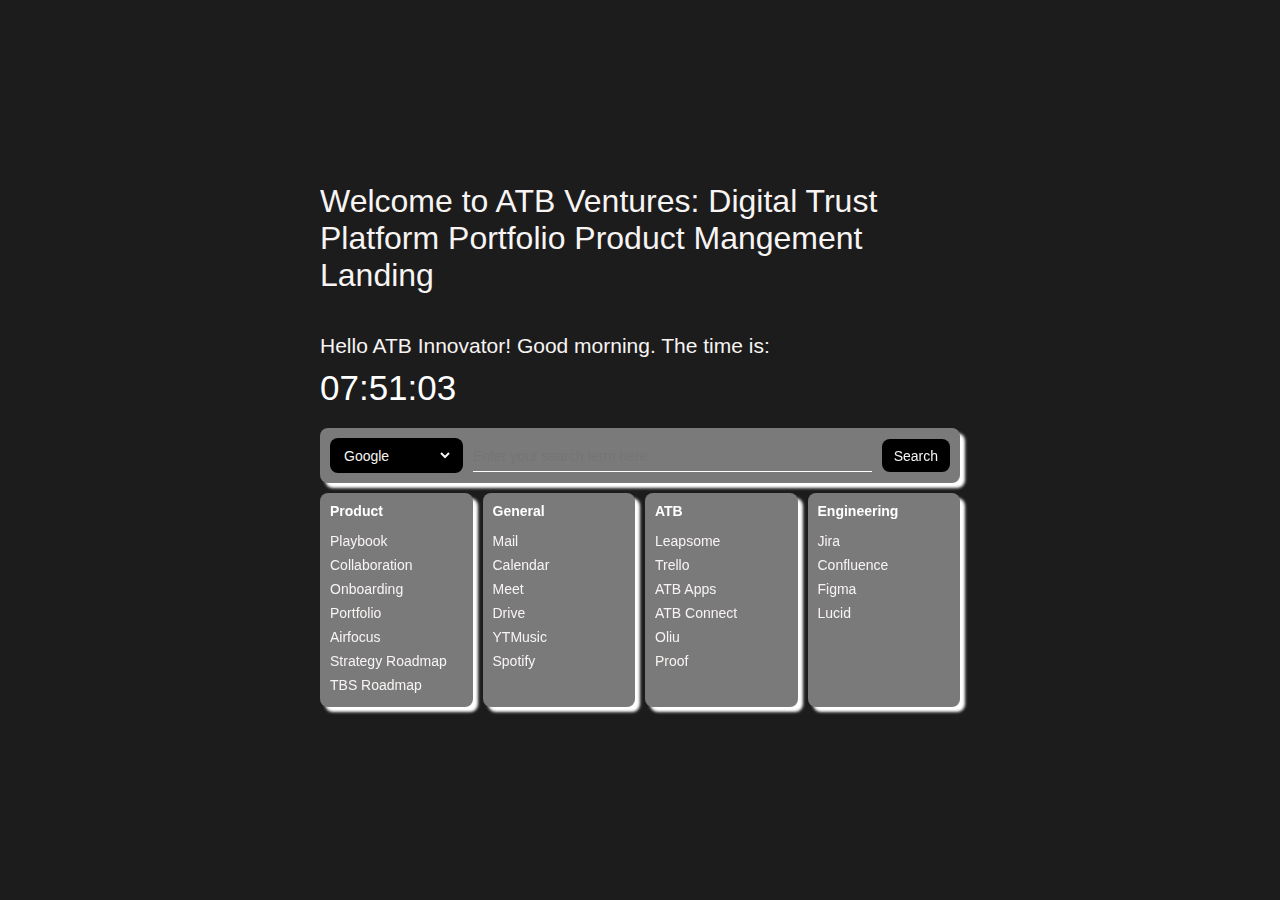
<file: index.html>
<!DOCTYPE html>
<html>
    <head>
        <title>ATB Landing</title>
        <link rel="stylesheet" href="index.css">
        <link rel="apple-touch-icon" sizes="180x180" href="favicon_io/apple-touch-icon.png">
        <link rel="icon" type="image/png" sizes="32x32" href="favicon_io/favicon-32x32.png">
        <link rel="icon" type="image/png" sizes="16x16" href="favicon_io/favicon-16x16.png">
        <link rel="manifest" href="favicon_io/site.webmanifest">
        <meta name="viewport" content="width=device-width,initial-scale=1" />
    </head>
    <body>
        <div id="main-container">
            <div id="welcome">
            Welcome to ATB Ventures: Digital Trust Platform Portfolio Product Mangement Landing
            </div>
            <div id="user-greeting">
                <span id="time-greeting"></span> The time is:
            </div>
            <div id="current-time">
                <span id="current-time-text"></span></h1>
            </div>
            <div id="search">
                <div id="search-engine-cont">
                    <select name="search-engine" class="button" id="search-engine-select">
                        <option value="google" selected="selected">Google</option>
                        <option value="bing">Bing</option>
                        <option value="ddg">DuckDuckGo</option>
                    </select>
                </div>
                <div id="search-input-cont">
                    <input id="search-input" placeholder="Enter your search term here" autofocus/>
                </div>
                <div id="search-button-cont">
                    <button class="button" id="search-button" onclick="doSearch()">Search</button>
                </div>
            </div>
            <div id="links">
                <div class="link-group" id="Product">
                    <ul>
                        <li class="link-group-title"><b>Product</b></li>
                        <li><a href="https://atbfinancial.atlassian.net/wiki/spaces/AV/pages/2765586433/Playbook"><span class="link-text">Playbook</span></a></li>
                        <li><a href="https://atbfinancial.atlassian.net/wiki/spaces/AV/pages/2778628122/PM+Collaboration"><span class="link-text">Collaboration</span></a></li>
                        <li><a href="https://atbfinancial.atlassian.net/wiki/spaces/AV/pages/2763423943/Onboarding"><span class="link-text">Onboarding</span></a></li>
                        <li><a href="https://atbfinancial.atlassian.net/wiki/spaces/AV/pages/2765291558/Portfolio+Digital+Trust+Platform"><span class="link-text">Portfolio</span></a></li>
                        <li><a href="https://atbventures.airfocus.com/"><span class="link-text">Airfocus</span></a></li>
                        <li><a href="https://atbventures.airfocus.com/share/02bd3e8b1a36bd68802dcae0fd62a12b"><span class="link-text">Strategy Roadmap</span></a></li>
                        <li><a href="https://atbventures.airfocus.com/share/a2d74a47158c38ef8b9fbb3b741bfab8"><span class="link-text">TBS Roadmap</span></a></li>
                    </ul>
                </div>
                <div class="link-group" id="general">
                    <ul>
                        <li class="link-group-title"><b>General</b></li>
                        <li><a href="https://mail.google.com/mail/u/0/#inbox"><span class="link-text">Mail</span></a></li>
                        <li><a href="https://calendar.google.com/""><span class="link-text">Calendar</span></a></li>
                        <li><a href="https://meet.google.com/"><span class="link-text">Meet</span></a></li>
                        <li><a href="https://drive.google.com/drive/my-drive"><span class="link-text">Drive</span></a></li>
                        <li><a href="https://music.youtube.com/playlist?list=PLbzMUZf6eQaIkACK2Z3cPjagGlnc2K-iN"><span class="link-text">YTMusic</span></a></li>
                        <li><a href="https://open.spotify.com/playlist/2X0yKtH2sY5gr5LcTJbp1L"><span class="link-text">Spotify</span></a></li>
                        
                    </ul>
                </div>
                <div class="link-group" id="media">
                    <ul>
                        <li class="link-group-title"><b>ATB</b></li>
                        <li><a href="https://www.leapsome.com"><span class="link-text">Leapsome</span></a></li>
                        <li><a href="https://trello.com/"><span class="link-text">Trello</span></a></li>
                        <li><a href="https://atb.my.idaptive.app/my#/MyApps"><span class="link-text">ATB Apps</span></a></li>
                        <li><a href="https://atbconnect.atb.com/home"><span class="link-text">ATB Connect</span></a></li>
                        <li><a href="https://oliu.id/"><span class="link-text">Oliu</span></a></li>
                        <li><a href="https://myproof.me/"><span class="link-text">Proof</span></a></li>
                    </ul>
                </div>
                <div class="link-group" id="socials">
                    <ul>
                        <li class="link-group-title"><b>Engineering</b></li>
                        <li><a href="https://atbfinancial.atlassian.net/jira/your-work"><span class="link-text">Jira</span></a></li>
                        <li><a href="https://atbfinancial.atlassian.net/wiki/home"><span class="link-text">Confluence</span></a></li>
                        <li><a href="https://www.figma.com"><span class="link-text">Figma</span></a></li>
                        <li><a href="https://lucid.app/documents#/dashboard"><span class="link-text">Lucid</span></a></li>
                    </ul>
                </div>
            </div>
        </div>
    </body>
    <script src="index.js"></script>
</html>
</file>
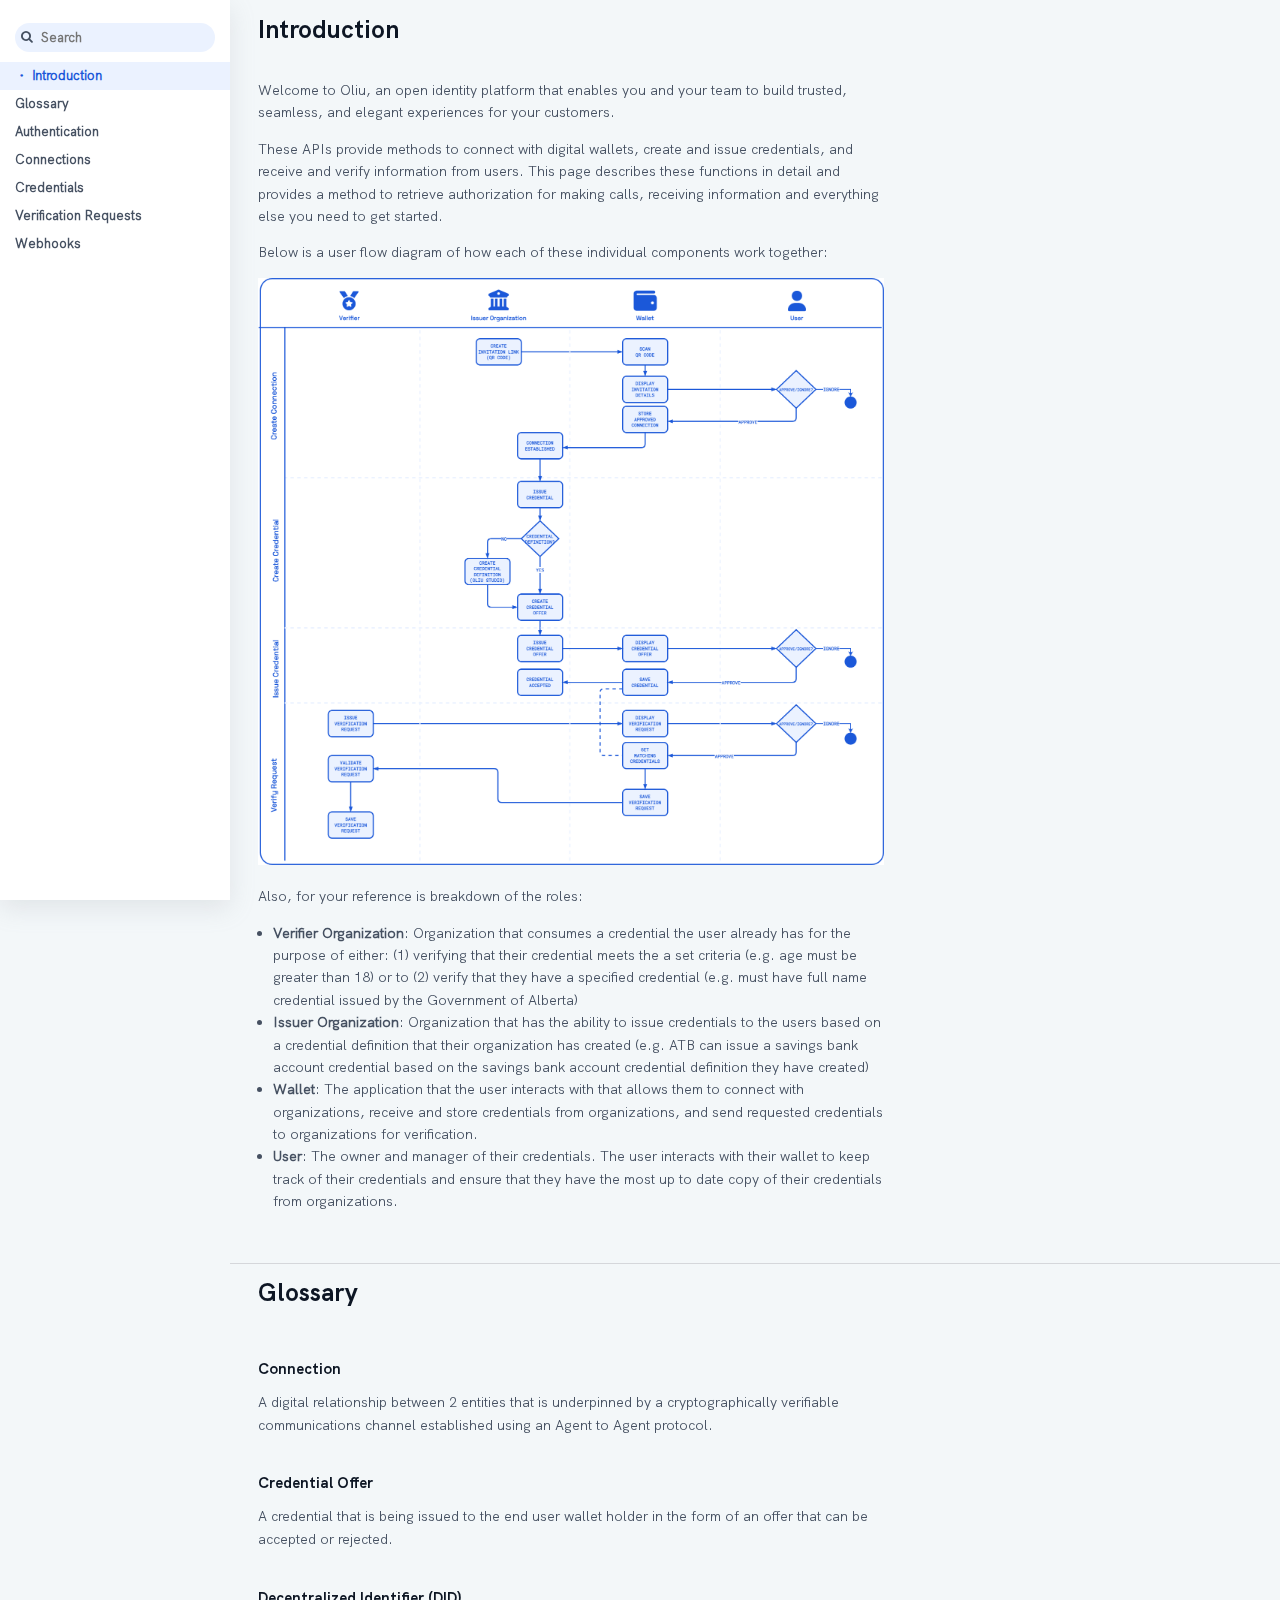
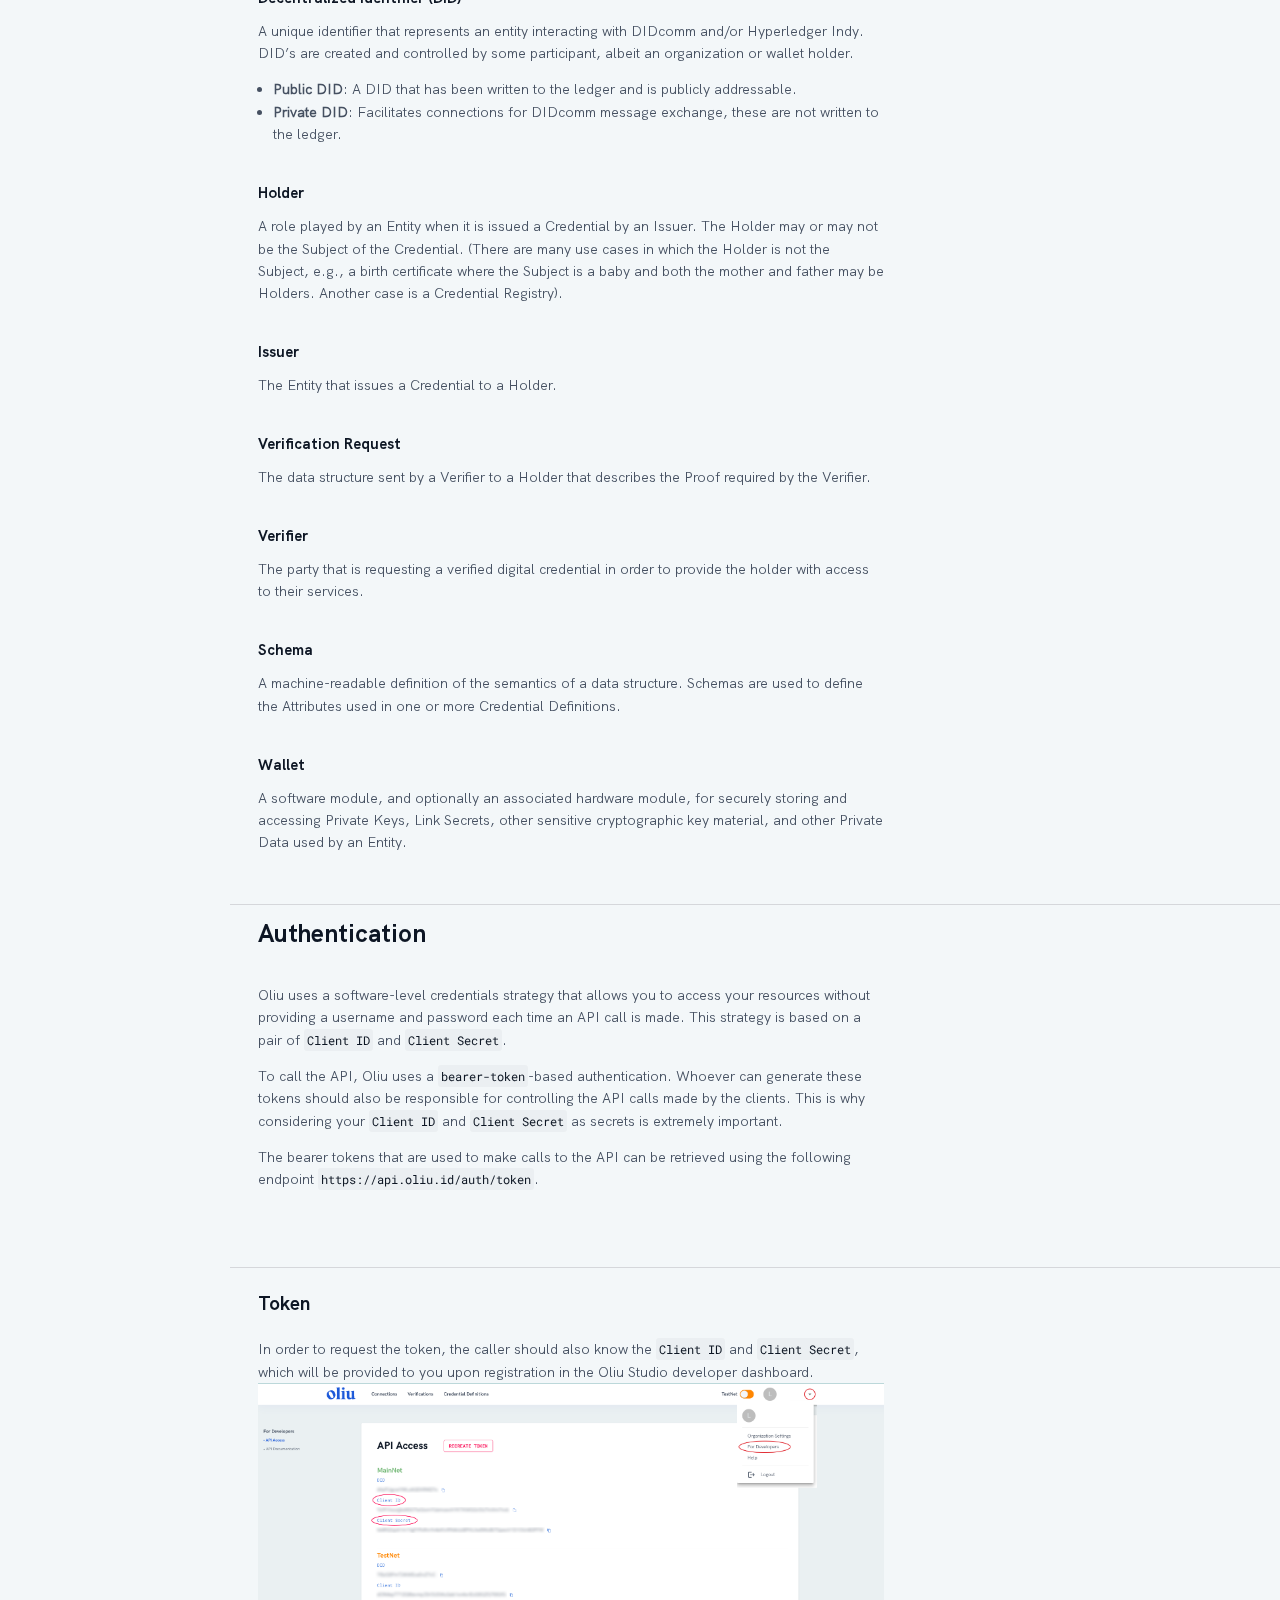
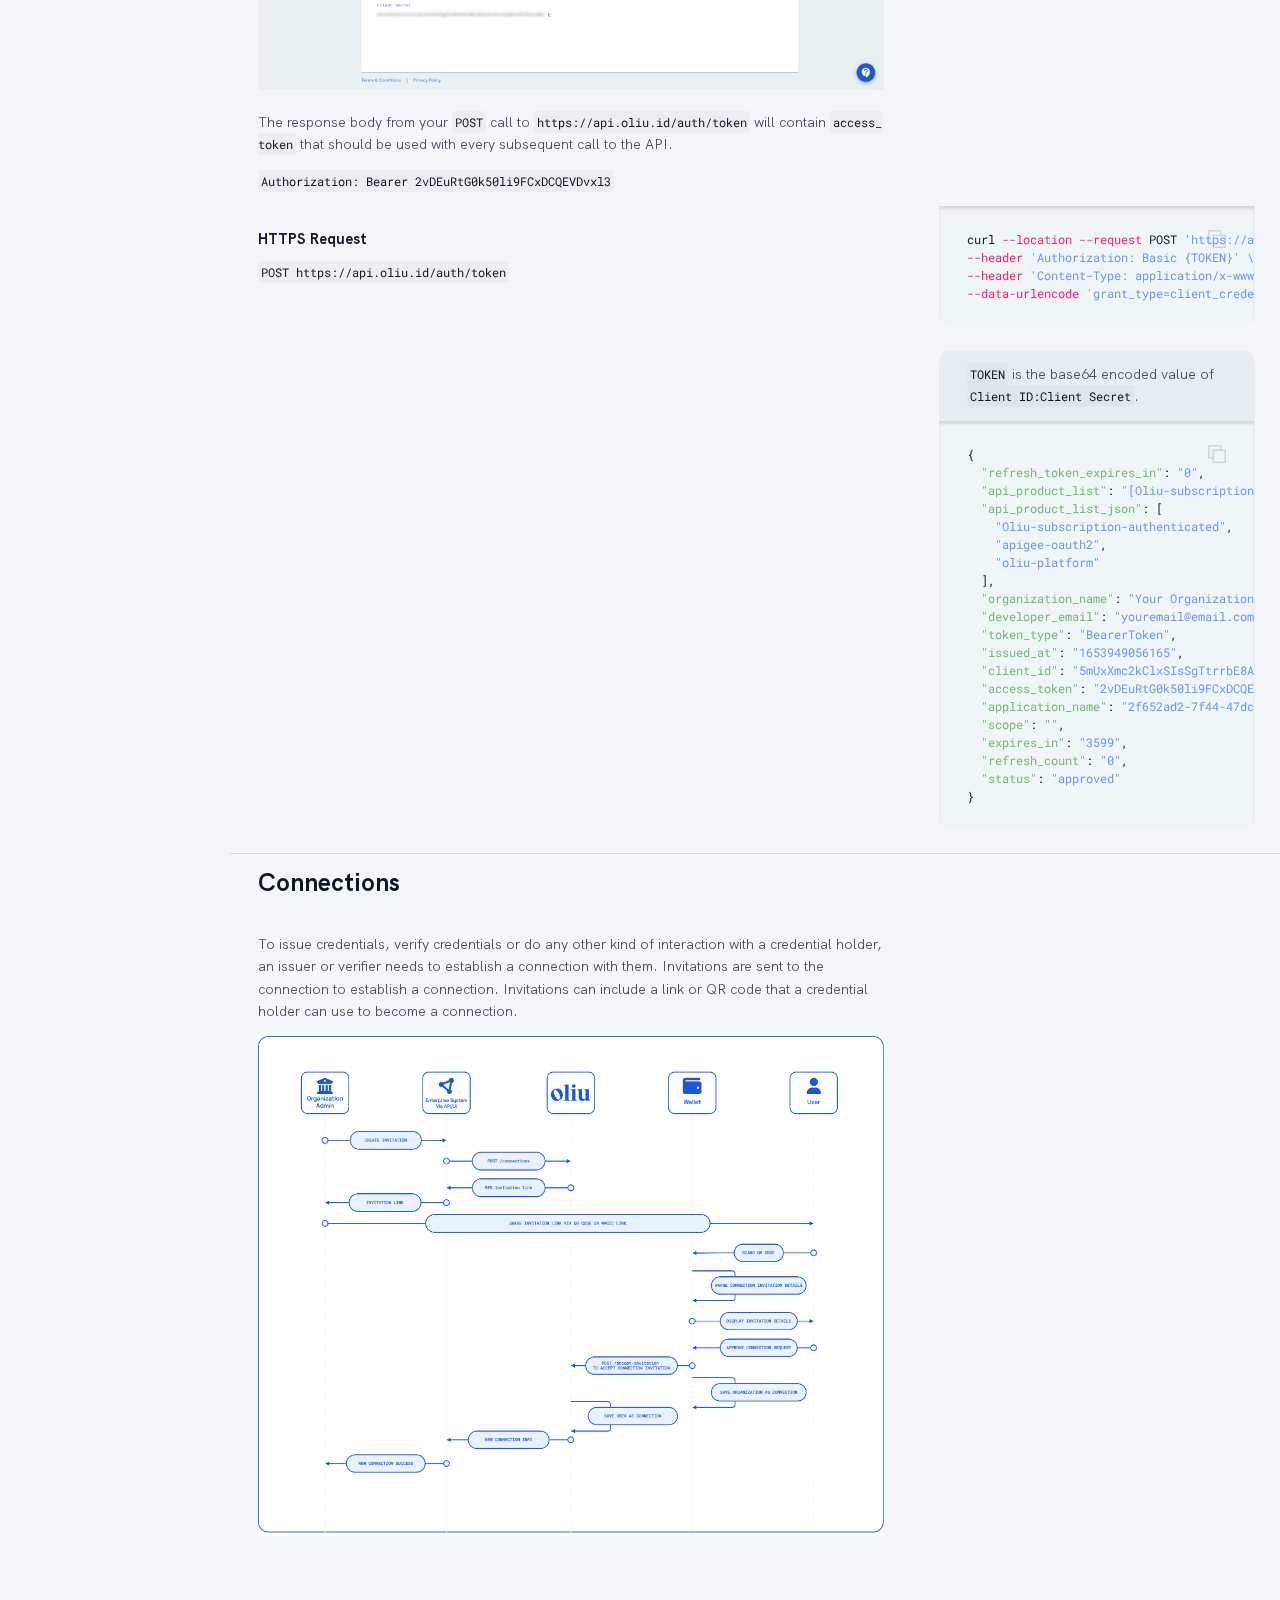
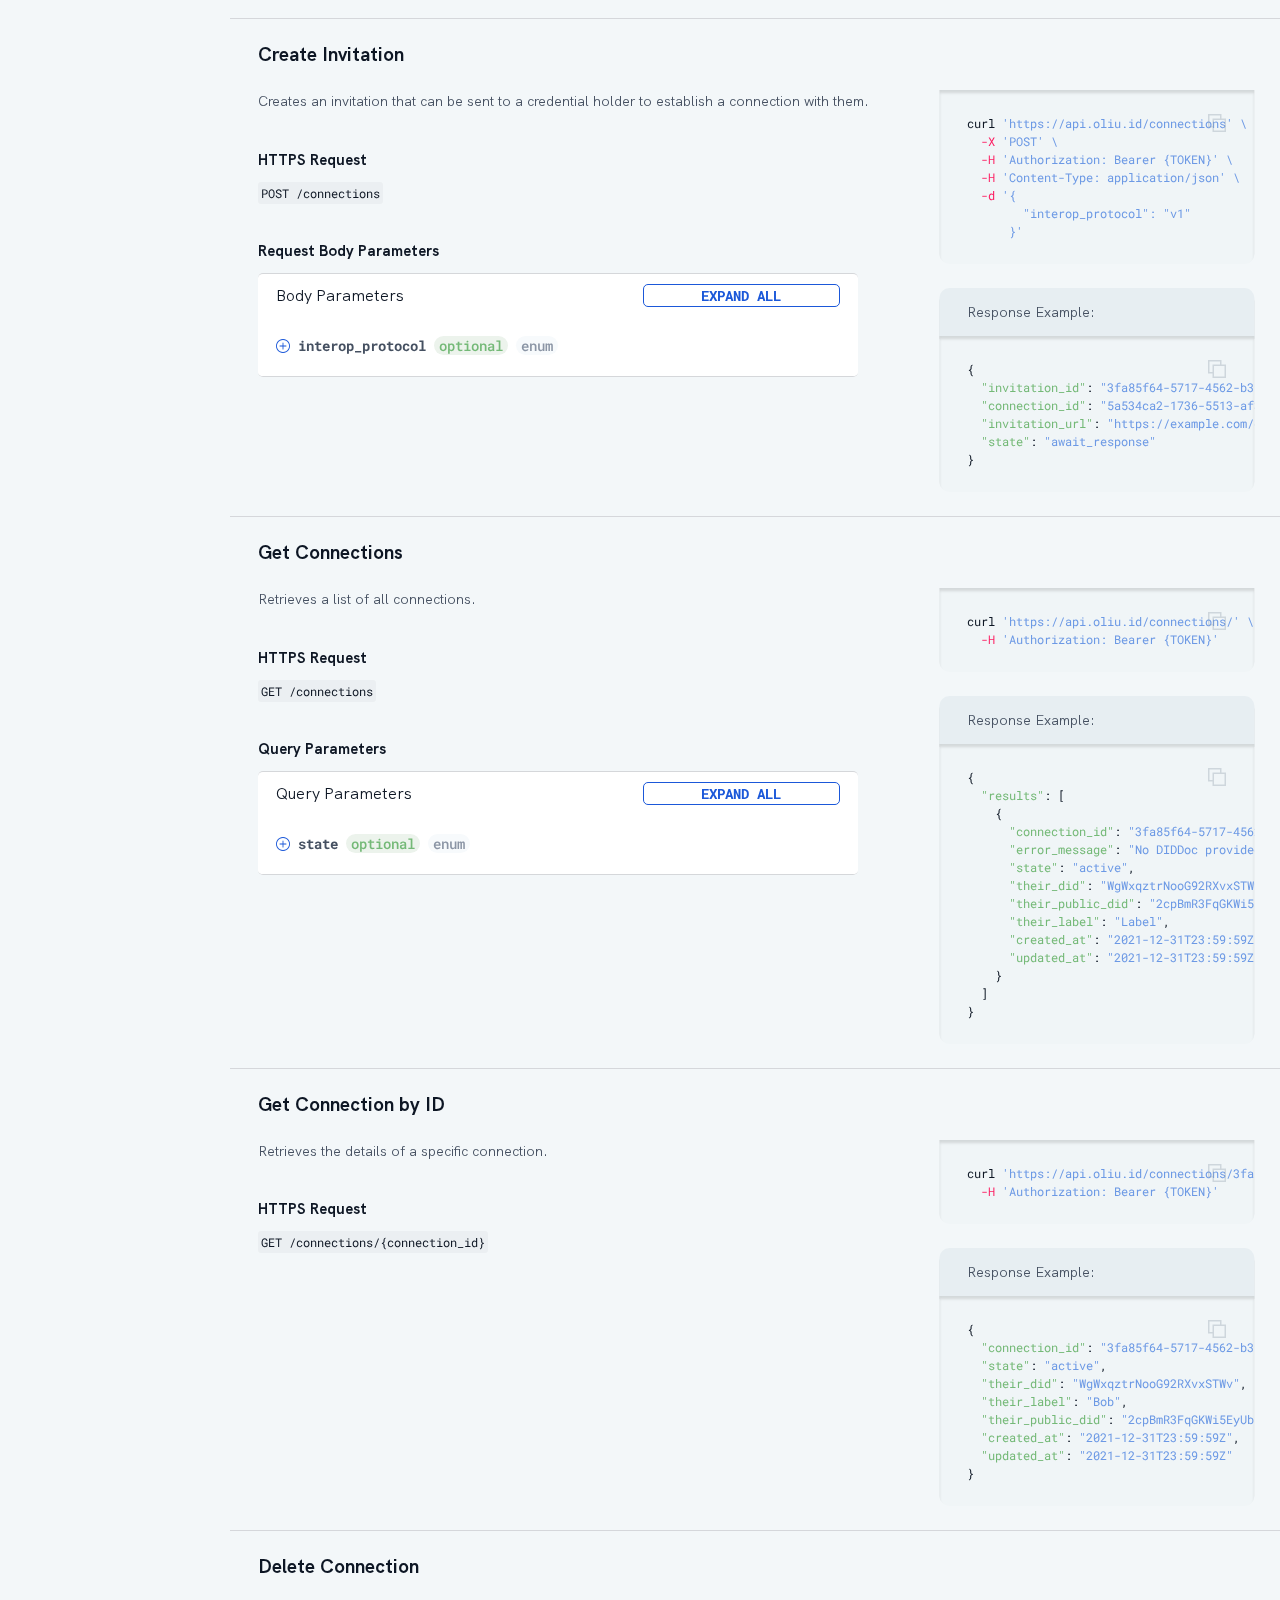
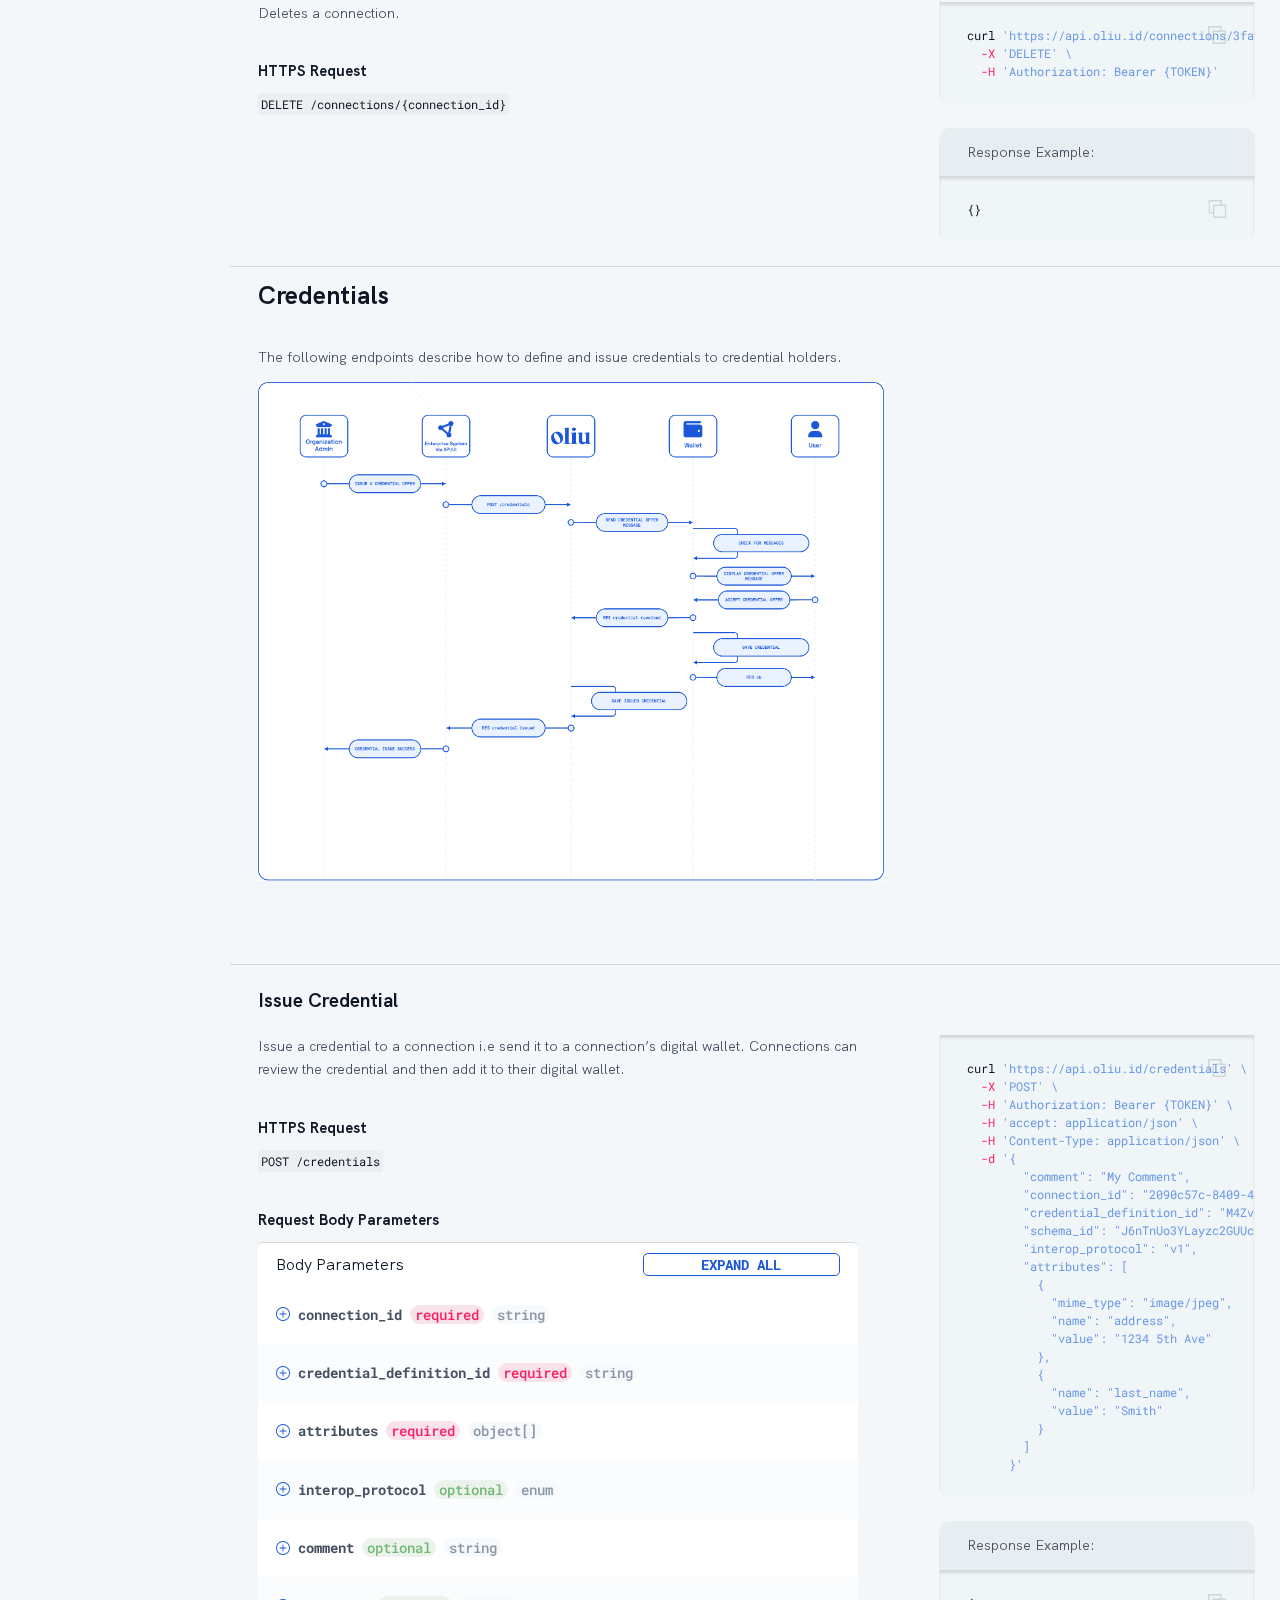
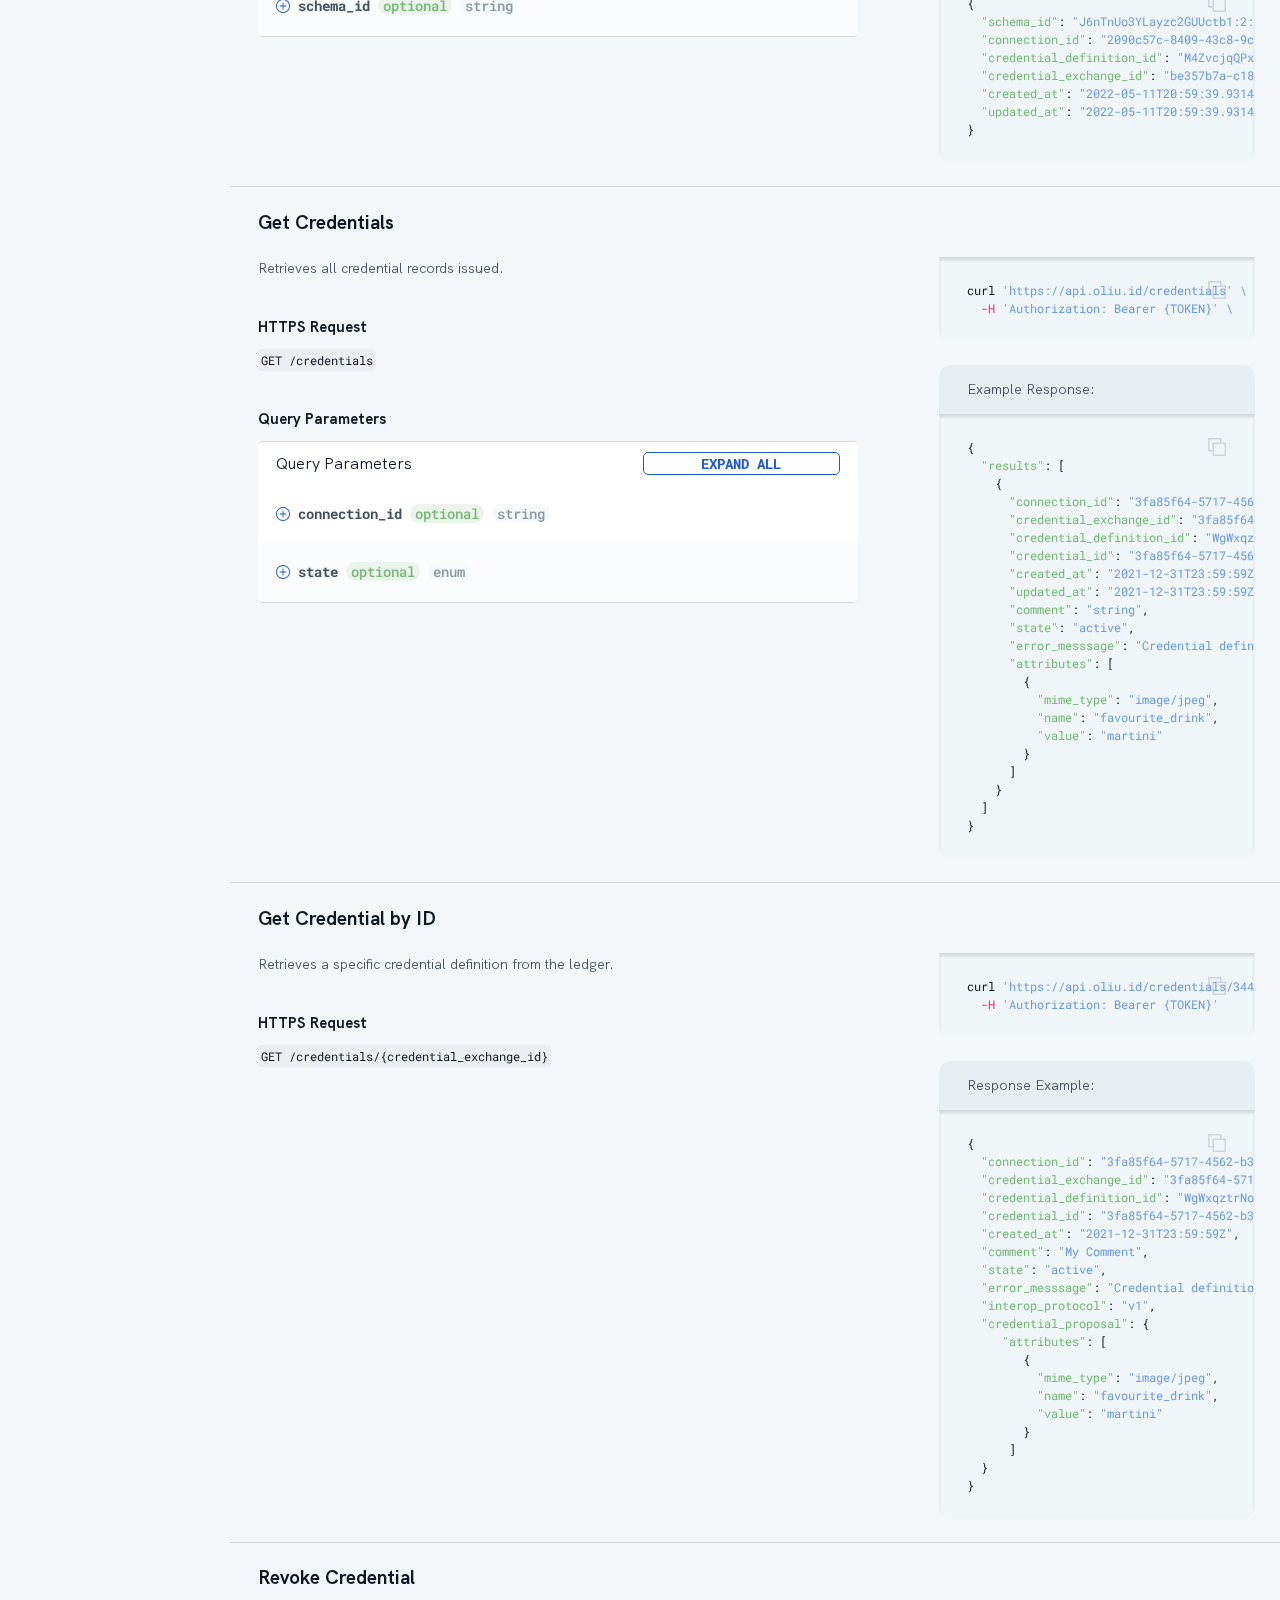
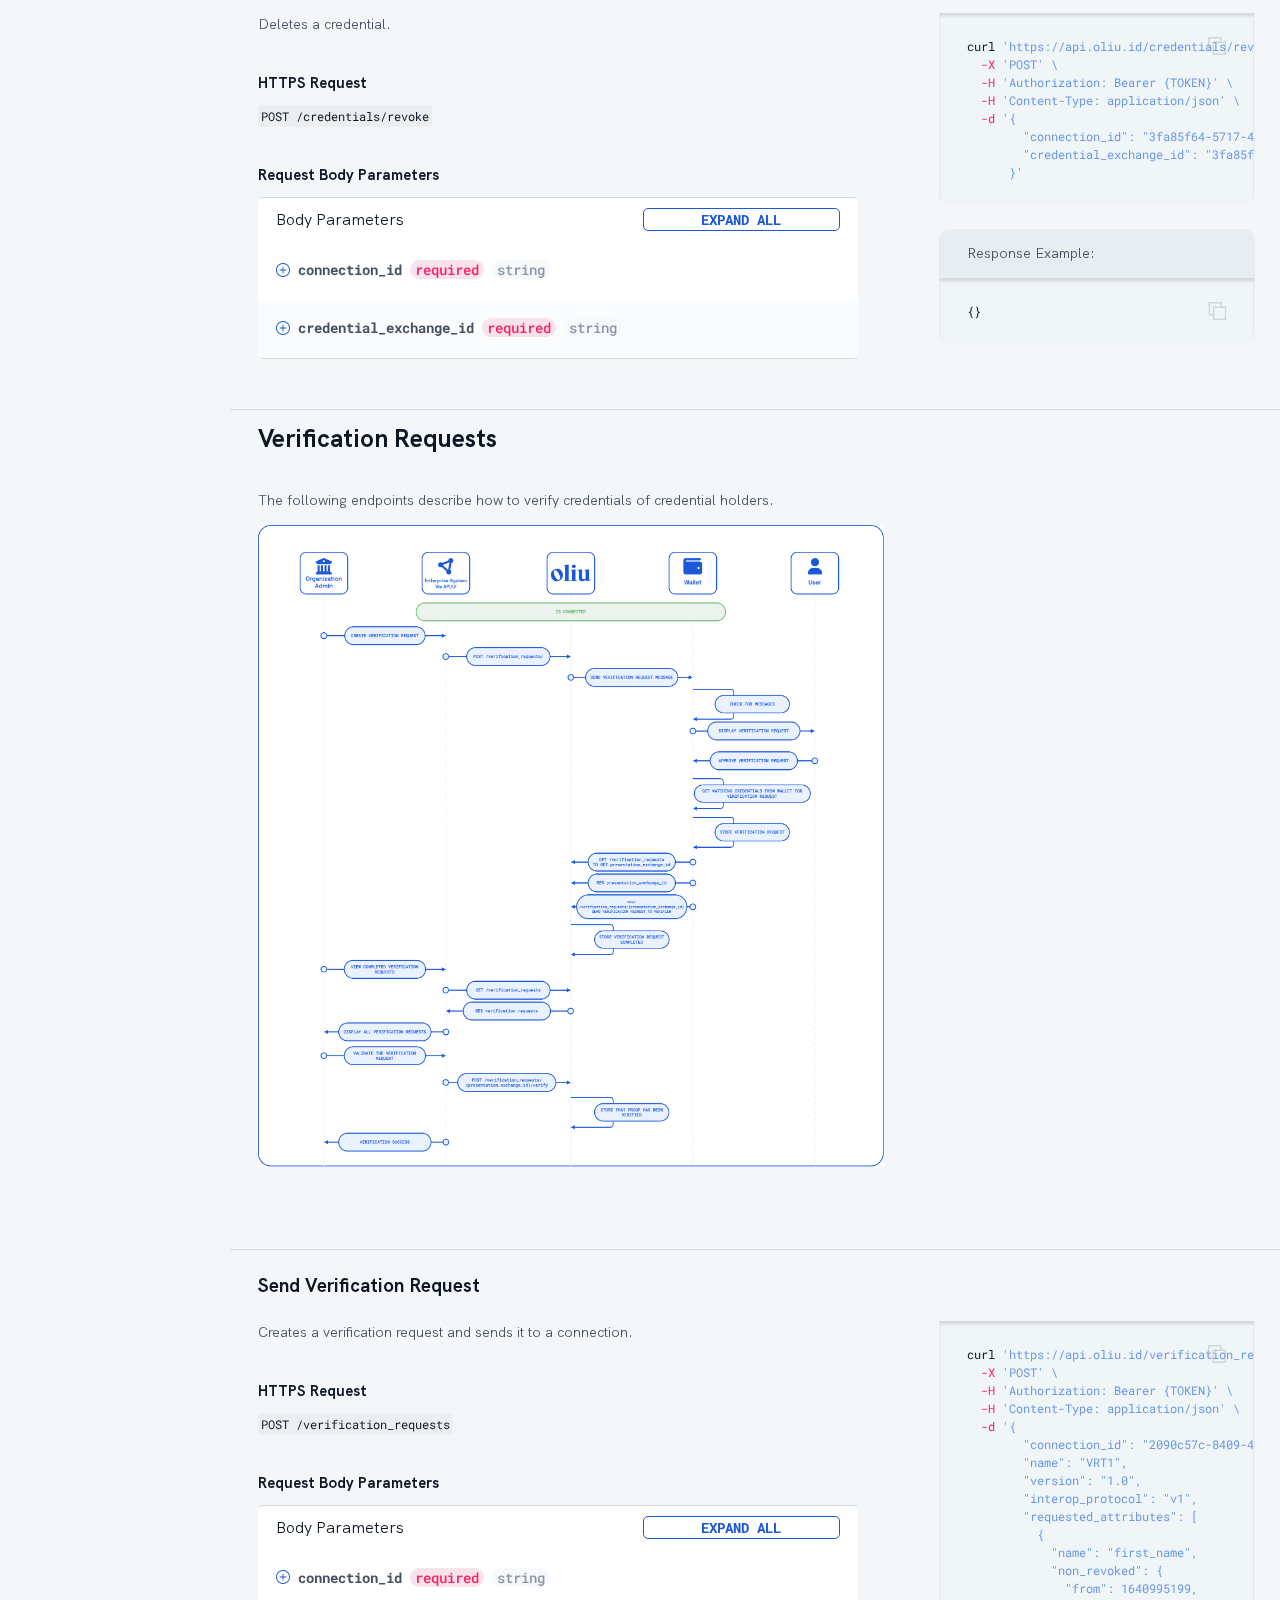
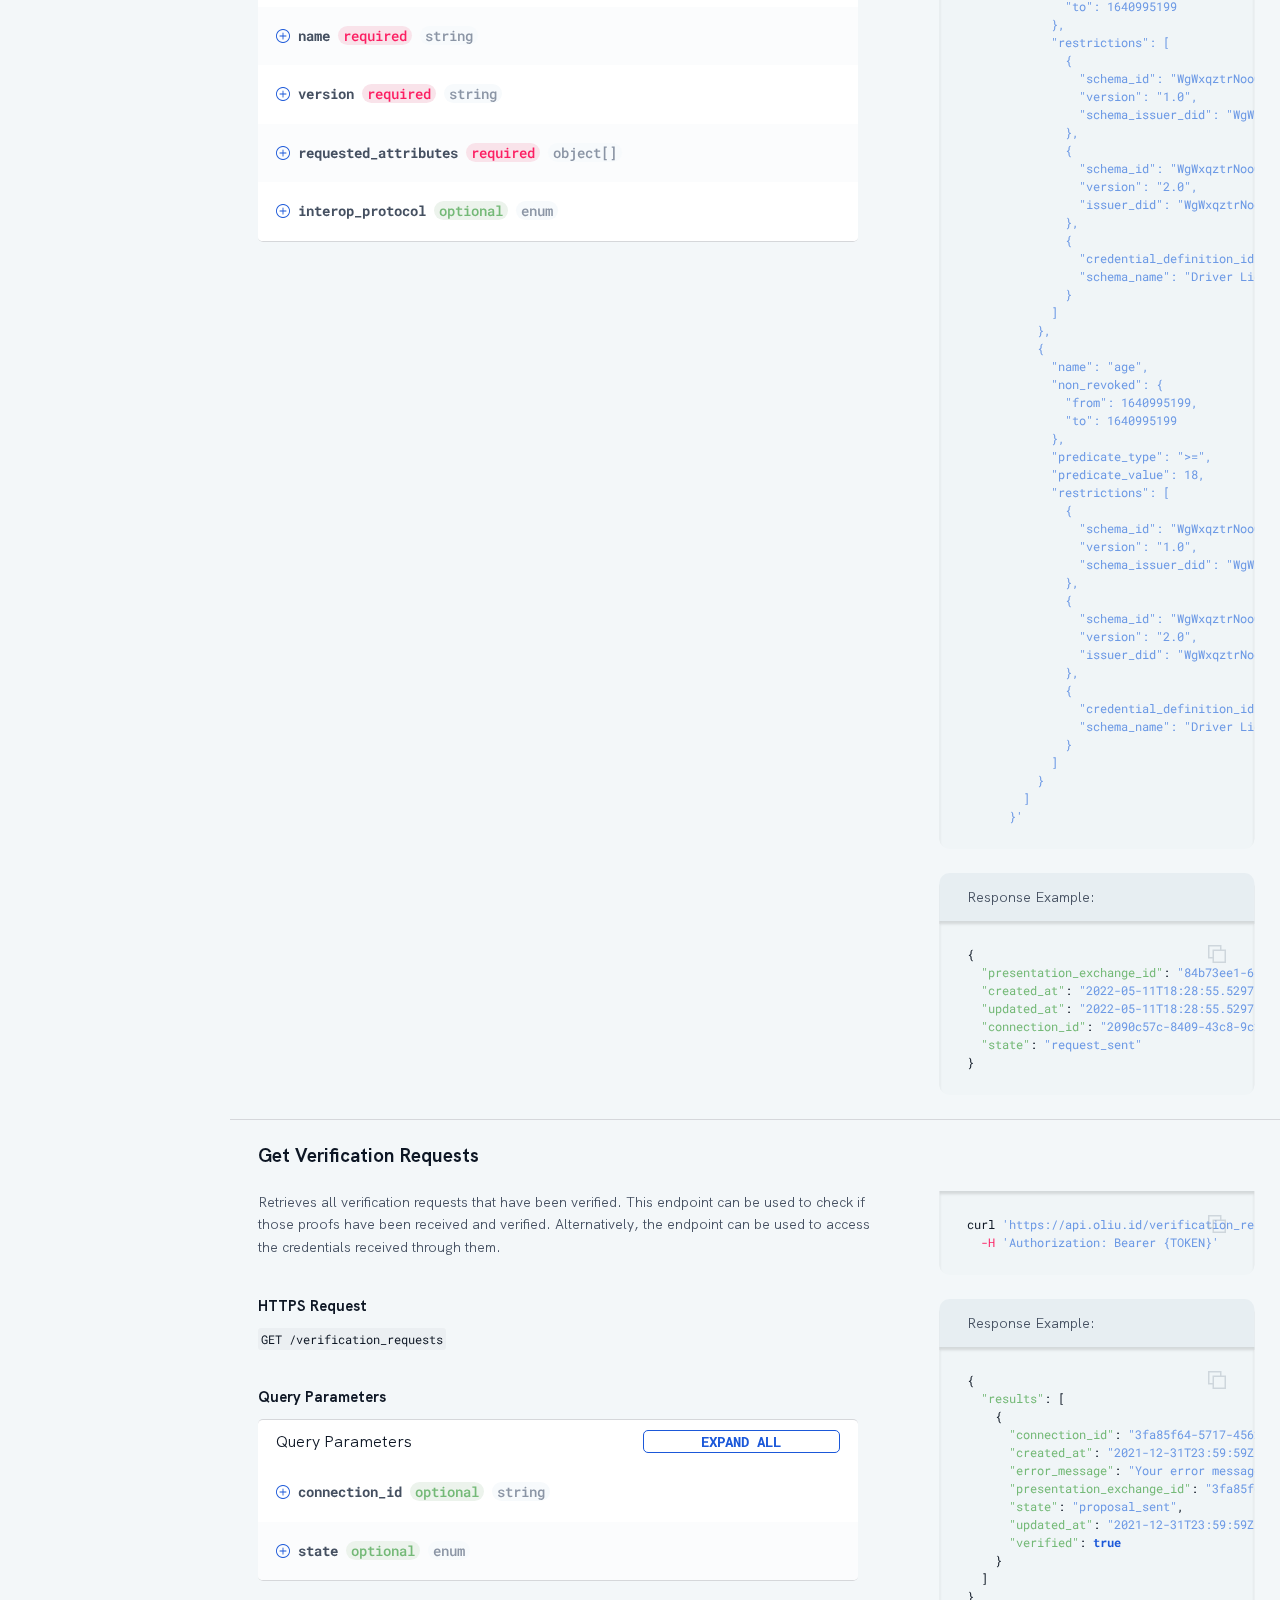
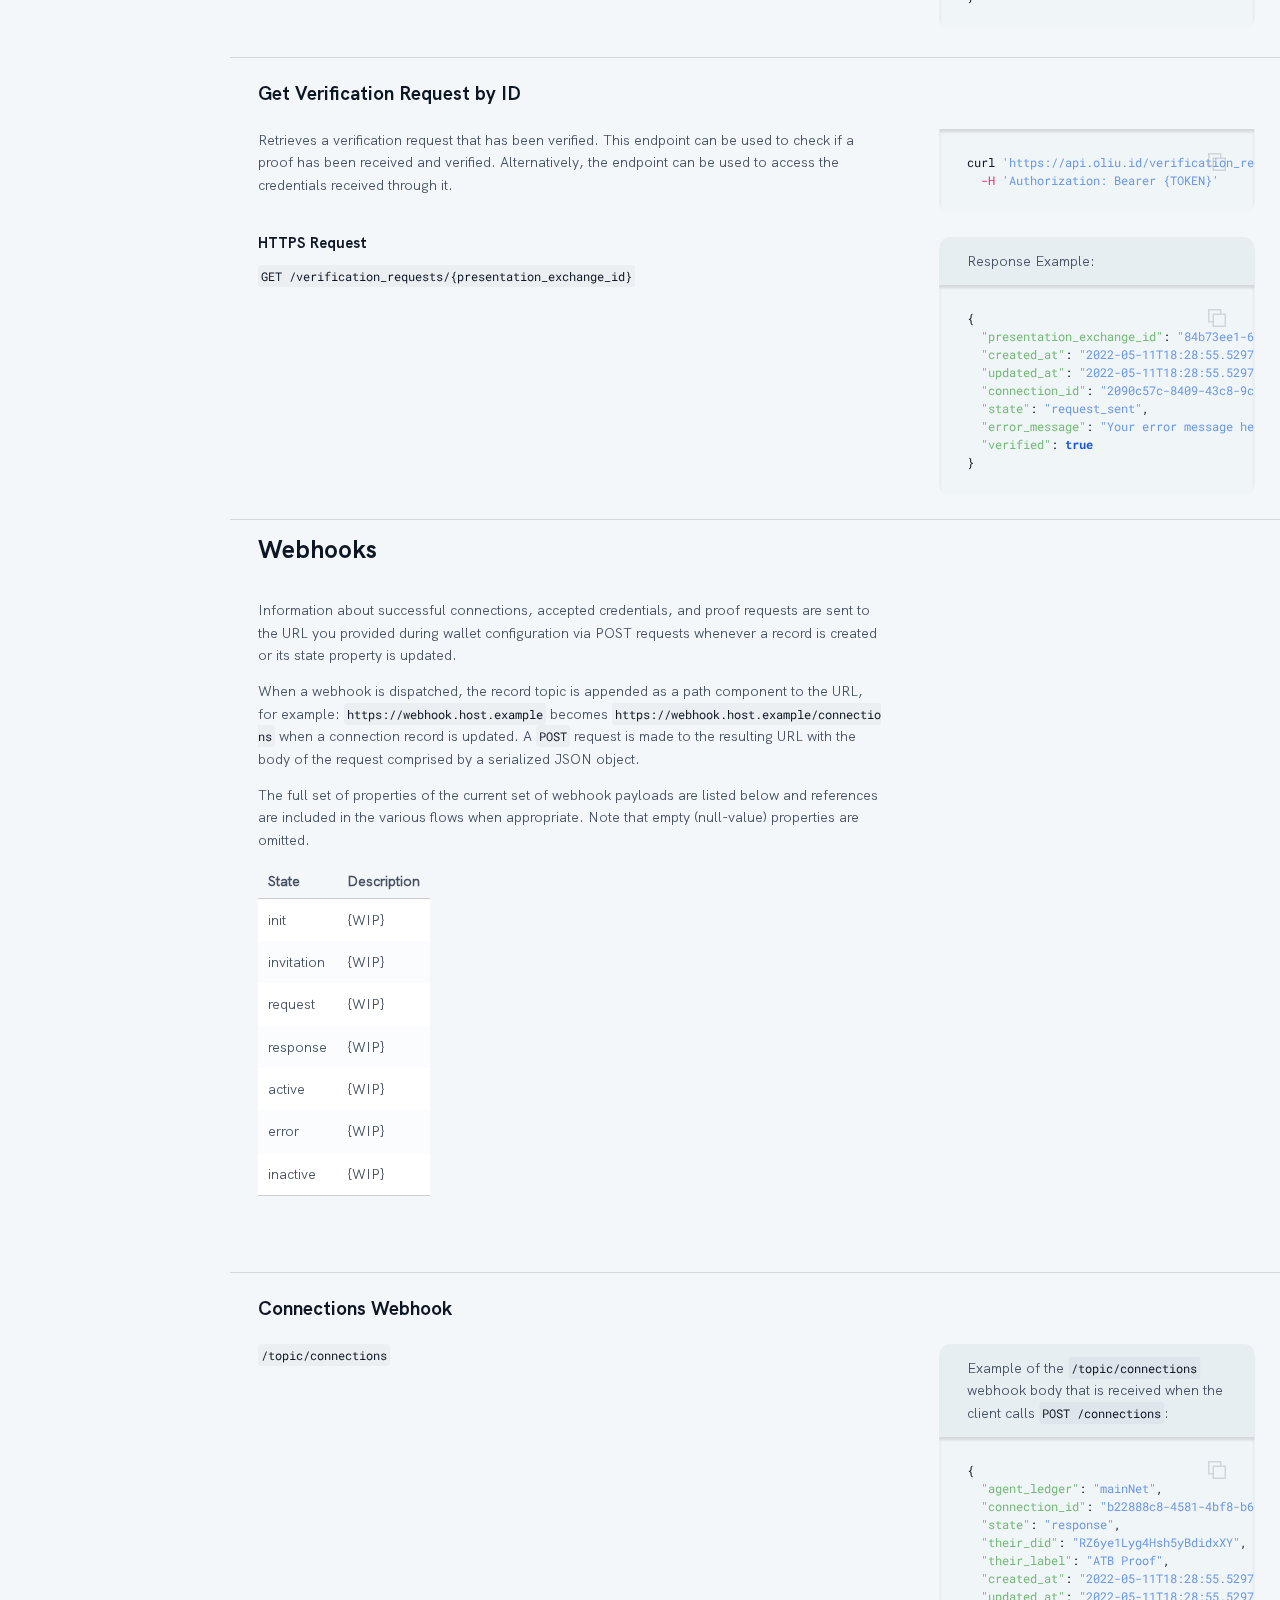
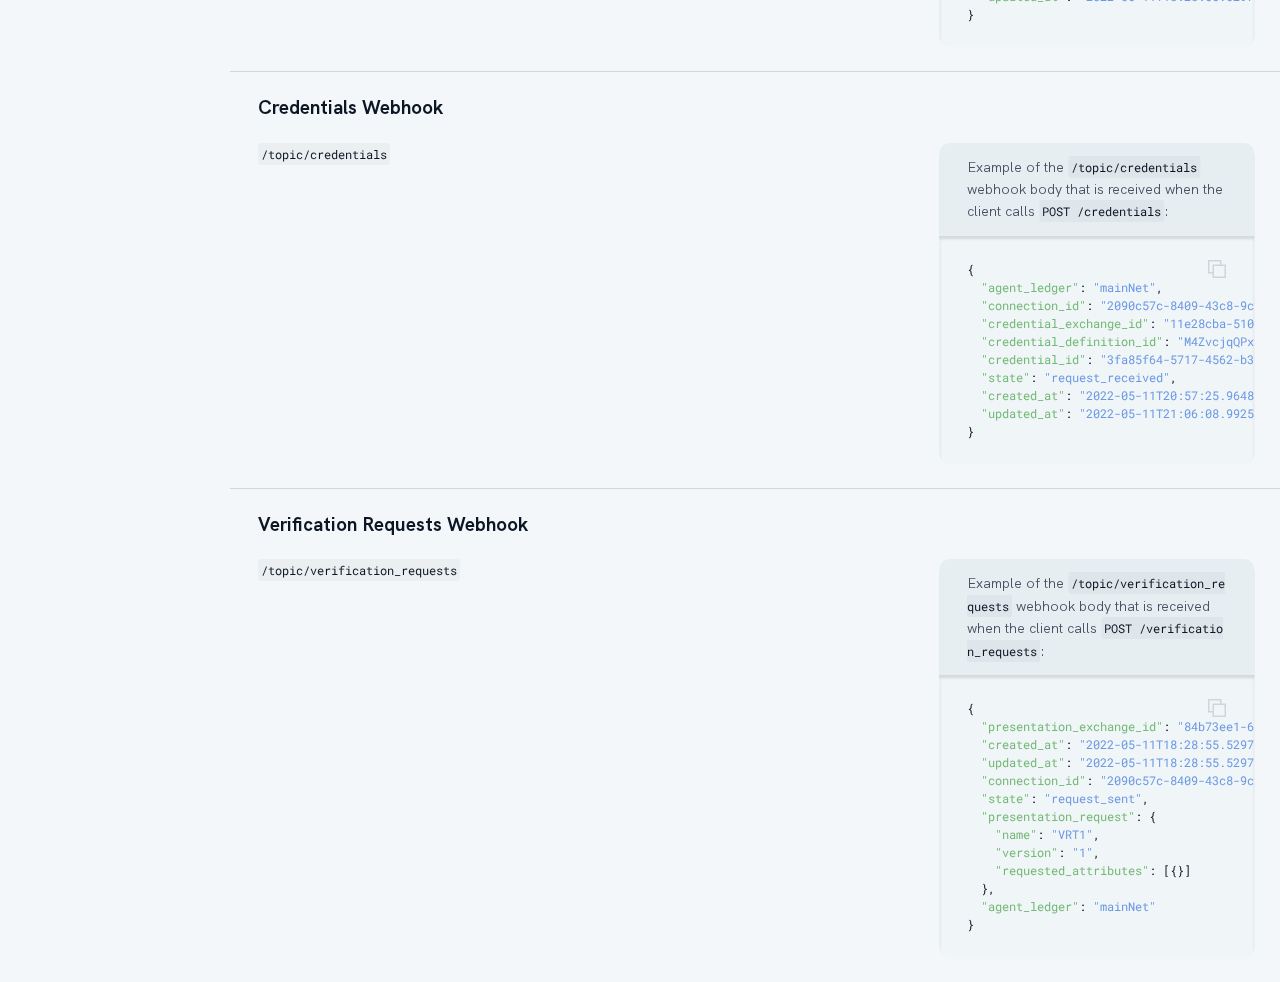
<file: Oliu/Developer Guide/July 2022 API Guide/index.html>
<!doctype html>
<html>
  <head>
    <meta charset="utf-8">
    <meta content="IE=edge,chrome=1" http-equiv="X-UA-Compatible">
    <meta name="viewport" content="width=device-width, initial-scale=1, maximum-scale=1">
    <title>Oliu API Reference</title>

    <style media="screen">
      .highlight table td { padding: 5px; }
.highlight table pre { margin: 0; }
.highlight .cm {
  color: #999988;
  font-style: italic;
}
.highlight .cp {
  color: #999999;
  font-weight: bold;
}
.highlight .c1 {
  color: #999988;
  font-style: italic;
}
.highlight .cs {
  color: #999999;
  font-weight: bold;
  font-style: italic;
}
.highlight .c, .highlight .ch, .highlight .cd, .highlight .cpf {
  color: #999988;
  font-style: italic;
}
.highlight .err {
  color: #a61717;
  background-color: #e3d2d2;
}
.highlight .gd {
  color: #1B58D9;
  background-color: #ffdddd;
}
.highlight .ge {
  color: #1B58D9;
  font-style: italic;
}
.highlight .gr {
  color: #aa0000;
}
.highlight .gh {
  color: #999999;
}
.highlight .gi {
  color: #1B58D9;
  background-color: #ddffdd;
}
.highlight .go {
  color: #888888;
}
.highlight .gp {
  color: #555555;
}
.highlight .gs {
  font-weight: bold;
}
.highlight .gu {
  color: #aaaaaa;
}
.highlight .gt {
  color: #aa0000;
}
.highlight .kc {
  color: #1B58D9;
  font-weight: bold;
}
.highlight .kd {
  color: #1B58D9;
  font-weight: bold;
}
.highlight .kn {
  color: #1B58D9;
  font-weight: bold;
}
.highlight .kp {
  color: #1B58D9;
  font-weight: bold;
}
.highlight .kr {
  color: #1B58D9;
  font-weight: bold;
}
.highlight .kt {
  color: #445588;
  font-weight: bold;
}
.highlight .k, .highlight .kv {
  color: #1B58D9;
  font-weight: bold;
}
.highlight .mf {
  color: #009999;
}
.highlight .mh {
  color: #009999;
}
.highlight .il {
  color: #009999;
}
.highlight .mi {
  color: #009999;
}
.highlight .mo {
  color: #009999;
}
.highlight .m, .highlight .mb, .highlight .mx {
  color: #009999;
}
.highlight .sa {
  color: #1B58D9;
  font-weight: bold;
}
.highlight .sb {
  color: #6C99E5;
}
.highlight .sc {
  color: #6C99E5;
}
.highlight .sd {
  color: #6C99E5;
}
.highlight .s2 {
  color: #6C99E5;
}
.highlight .se {
  color: #6C99E5;
}
.highlight .sh {
  color: #6C99E5;
}
.highlight .si {
  color: #6C99E5;
}
.highlight .sx {
  color: #6C99E5;
}
.highlight .sr {
  color: #009926;
}
.highlight .s1 {
  color: #6C99E5;
}
.highlight .ss {
  color: #990073;
}
.highlight .s, .highlight .dl {
  color: #6C99E5;
}
.highlight .na {
  color: #008080;
}
.highlight .bp {
  color: #999999;
}
.highlight .nb {
  color: #0086B3;
}
.highlight .nc {
  color: #445588;
}
.highlight .no {
  color: #008080;
}
.highlight .nd {
  color: #3c5d5d;
}
.highlight .ni {
  color: #800080;
}
.highlight .ne {
  color: #74B977;
}
.highlight .nf, .highlight .fm {
  color: #74B977;
}
.highlight .nl {
  color: #74B977;
}
.highlight .nn {
  color: #555555;
}
.highlight .nt {
  color: #FC1E62;
}
.highlight .vc {
  color: #008080;
}
.highlight .vg {
  color: #008080;
}
.highlight .vi {
  color: #008080;
}
.highlight .nv, .highlight .vm {
  color: #008080;
}
.highlight .ow {
  color: #1B58D9;
}
.highlight .o {
  color: #1B58D9;
}
.highlight .w {
  color: #bbbbbb;
}
.highlight {
  background-color: #f8f8f8;
}
    </style>
    <style media="print">
      * {
        -webkit-transition:none!important;
        transition:none!important;
      }
      .highlight table td { padding: 5px; }
.highlight table pre { margin: 0; }
.highlight, .highlight .w {
  color: #586e75;
}
.highlight .err {
  color: #002b36;
  background-color: #dc322f;
}
.highlight .c, .highlight .ch, .highlight .cd, .highlight .cm, .highlight .cpf, .highlight .c1, .highlight .cs {
  color: #657b83;
}
.highlight .cp {
  color: #b58900;
}
.highlight .nt {
  color: #b58900;
}
.highlight .o, .highlight .ow {
  color: #93a1a1;
}
.highlight .p, .highlight .pi {
  color: #93a1a1;
}
.highlight .gi {
  color: #859900;
}
.highlight .gd {
  color: #dc322f;
}
.highlight .gh {
  color: #268bd2;
  background-color: #002b36;
  font-weight: bold;
}
.highlight .k, .highlight .kn, .highlight .kp, .highlight .kr, .highlight .kv {
  color: #6c71c4;
}
.highlight .kc {
  color: #cb4b16;
}
.highlight .kt {
  color: #cb4b16;
}
.highlight .kd {
  color: #cb4b16;
}
.highlight .s, .highlight .sa, .highlight .sb, .highlight .sc, .highlight .dl, .highlight .sd, .highlight .s2, .highlight .sh, .highlight .sx, .highlight .s1 {
  color: #859900;
}
.highlight .sr {
  color: #2aa198;
}
.highlight .si {
  color: #d33682;
}
.highlight .se {
  color: #d33682;
}
.highlight .nn {
  color: #b58900;
}
.highlight .nc {
  color: #b58900;
}
.highlight .no {
  color: #b58900;
}
.highlight .na {
  color: #268bd2;
}
.highlight .m, .highlight .mb, .highlight .mf, .highlight .mh, .highlight .mi, .highlight .il, .highlight .mo, .highlight .mx {
  color: #859900;
}
.highlight .ss {
  color: #859900;
}
    </style>
    <link href='https://fonts.googleapis.com/css?family=Roboto Mono' rel='stylesheet'>
    <link href="stylesheets/screen-53b760e6.css" rel="stylesheet" media="screen" />
    <link href="stylesheets/print-fbd00ca3.css" rel="stylesheet" media="print" />
      <script src="javascripts/all-f94a9590.js"></script>


    <script>
      $(function() { setupCodeCopy(); });
    </script>
  </head>

  <body onload="" class="index" data-languages="[]">
    <a href="#" id="nav-button">
      <span>
        NAV
        <img src="images/navbar-cad8cdcb.png" alt="" />
      </span>
    </a>
    <div class="toc-wrapper">
        <div class="search">
          <input type="text" class="search" id="input-search" placeholder="Search">
        </div>
        <ul class="search-results"></ul>
      <ul id="toc" class="toc-list-h1">
          <li>
            <a href="#introduction" class="toc-h1 toc-link" data-title="Introduction">Introduction</a>
          </li>
          <li>
            <a href="#glossary" class="toc-h1 toc-link" data-title="Glossary">Glossary</a>
              <ul class="toc-list-h2">
                  <li>
                    <a href="#connection" class="toc-h2 toc-link" data-title="Connection">Connection</a>
                  </li>
                  <li>
                    <a href="#credential-offer" class="toc-h2 toc-link" data-title="Credential Offer">Credential Offer</a>
                  </li>
                  <li>
                    <a href="#decentralized-identifier-did" class="toc-h2 toc-link" data-title="Decentralized Identifier (DID)">Decentralized Identifier (DID)</a>
                  </li>
                  <li>
                    <a href="#holder" class="toc-h2 toc-link" data-title="Holder">Holder</a>
                  </li>
                  <li>
                    <a href="#issuer" class="toc-h2 toc-link" data-title="Issuer">Issuer</a>
                  </li>
                  <li>
                    <a href="#verification-request" class="toc-h2 toc-link" data-title="Verification Request">Verification Request</a>
                  </li>
                  <li>
                    <a href="#verifier" class="toc-h2 toc-link" data-title="Verifier">Verifier</a>
                  </li>
                  <li>
                    <a href="#schema" class="toc-h2 toc-link" data-title="Schema">Schema</a>
                  </li>
                  <li>
                    <a href="#wallet" class="toc-h2 toc-link" data-title="Wallet">Wallet</a>
                  </li>
              </ul>
          </li>
          <li>
            <a href="#authentication" class="toc-h1 toc-link" data-title="Authentication">Authentication</a>
              <ul class="toc-list-h2">
                  <li>
                    <a href="#token" class="toc-h2 toc-link" data-title="Token">Token</a>
                  </li>
              </ul>
          </li>
          <li>
            <a href="#connections" class="toc-h1 toc-link" data-title="Connections">Connections</a>
              <ul class="toc-list-h2">
                  <li>
                    <a href="#create-invitation" class="toc-h2 toc-link" data-title="Create Invitation">Create Invitation</a>
                  </li>
                  <li>
                    <a href="#get-connections" class="toc-h2 toc-link" data-title="Get Connections">Get Connections</a>
                  </li>
                  <li>
                    <a href="#get-connection-by-id" class="toc-h2 toc-link" data-title="Get Connection by ID">Get Connection by ID</a>
                  </li>
                  <li>
                    <a href="#delete-connection" class="toc-h2 toc-link" data-title="Delete Connection">Delete Connection</a>
                  </li>
              </ul>
          </li>
          <li>
            <a href="#credentials" class="toc-h1 toc-link" data-title="Credentials">Credentials</a>
              <ul class="toc-list-h2">
                  <li>
                    <a href="#issue-credential" class="toc-h2 toc-link" data-title="Issue Credential">Issue Credential</a>
                  </li>
                  <li>
                    <a href="#get-credentials" class="toc-h2 toc-link" data-title="Get Credentials">Get Credentials</a>
                  </li>
                  <li>
                    <a href="#get-credential-by-id" class="toc-h2 toc-link" data-title="Get Credential by ID">Get Credential by ID</a>
                  </li>
                  <li>
                    <a href="#revoke-credential" class="toc-h2 toc-link" data-title="Revoke Credential">Revoke Credential</a>
                  </li>
              </ul>
          </li>
          <li>
            <a href="#verification-requests" class="toc-h1 toc-link" data-title="Verification Requests">Verification Requests</a>
              <ul class="toc-list-h2">
                  <li>
                    <a href="#send-verification-request" class="toc-h2 toc-link" data-title="Send Verification Request">Send Verification Request</a>
                  </li>
                  <li>
                    <a href="#get-verification-requests" class="toc-h2 toc-link" data-title="Get Verification Requests">Get Verification Requests</a>
                  </li>
                  <li>
                    <a href="#get-verification-request-by-id" class="toc-h2 toc-link" data-title="Get Verification Request by ID">Get Verification Request by ID</a>
                  </li>
              </ul>
          </li>
          <li>
            <a href="#webhooks" class="toc-h1 toc-link" data-title="Webhooks">Webhooks</a>
              <ul class="toc-list-h2">
                  <li>
                    <a href="#connections-webhook" class="toc-h2 toc-link" data-title="Connections Webhook">Connections Webhook</a>
                  </li>
                  <li>
                    <a href="#credentials-webhook" class="toc-h2 toc-link" data-title="Credentials Webhook">Credentials Webhook</a>
                  </li>
                  <li>
                    <a href="#verification-requests-webhook" class="toc-h2 toc-link" data-title="Verification Requests Webhook">Verification Requests Webhook</a>
                  </li>
              </ul>
          </li>
      </ul>
    </div>
    <div class="page-wrapper">
      <div class="dark-box"></div>
      <div class="content">
        <h1 id='introduction'>Introduction</h1>
<p>Welcome to Oliu, an open identity platform that enables you and your team to build trusted, seamless, and elegant experiences for your customers.</p>

<p>These APIs provide methods to connect with digital wallets, create and issue credentials, and receive and verify information from users. This page describes these functions in detail and provides a method to retrieve authorization for making calls, receiving information and everything else you need to get started.</p>

<p>Below is a user flow diagram of how each of these individual components work together:</p>

<p><img class="diagram" src="images/diagrams/introduction-87f7f232.png"/></p>

<p>Also, for your reference is breakdown of the roles:</p>

<ul>
<li><strong>Verifier Organization</strong>: Organization that consumes a credential the user already has for the purpose of either: (1) verifying that their credential meets the a set criteria (e.g. age must be greater than 18) or to (2) verify that they have a specified credential (e.g. must have full name credential issued by the Government of Alberta)</li>
<li><strong>Issuer Organization</strong>: Organization that has the ability to issue credentials to the users based on a credential definition that their organization has created (e.g. ATB can issue a savings bank account credential based on the savings bank account credential definition they have created)</li>
<li><strong>Wallet</strong>: The application that the user interacts with that allows them to connect with organizations, receive and store credentials from organizations, and send requested credentials to organizations for verification.</li>
<li><strong>User</strong>: The owner and manager of their credentials. The user interacts with their wallet to keep track of their credentials and ensure that they have the most up to date copy of their credentials from organizations.</li>
</ul>
<h1 id='glossary'>Glossary</h1><h3 id='connection'>Connection</h3>
<p>A digital relationship between 2 entities that is underpinned by a cryptographically verifiable communications channel established using an Agent to Agent protocol.</p>
<h3 id='credential-offer'>Credential Offer</h3>
<p>A credential that is being issued to the end user wallet holder in the form of an offer that can be accepted or rejected.</p>
<h3 id='decentralized-identifier-did'>Decentralized Identifier (DID)</h3>
<p>A unique identifier that represents an entity interacting with DIDcomm and/or Hyperledger Indy. DID’s are created and controlled by some participant, albeit an organization or wallet holder.</p>

<ul>
<li><strong>Public DID</strong>: A DID that has been written to the ledger and is publicly addressable.</li>
<li><strong>Private DID</strong>: Facilitates connections for DIDcomm message exchange, these are not written to the ledger.</li>
</ul>
<h3 id='holder'>Holder</h3>
<p>A role played by an Entity when it is issued a Credential by an Issuer. The Holder may or may not be the Subject of the Credential. (There are many use cases in which the Holder is not the Subject, e.g., a birth certificate where the Subject is a baby and both the mother and father may be Holders. Another case is a Credential Registry).</p>
<h3 id='issuer'>Issuer</h3>
<p>The Entity that issues a Credential to a Holder.</p>
<h3 id='verification-request'>Verification Request</h3>
<p>The data structure sent by a Verifier to a Holder that describes the Proof required by the Verifier.</p>
<h3 id='verifier'>Verifier</h3>
<p>The party that is requesting a verified digital credential in order to provide the holder with access to their services.</p>
<h3 id='schema'>Schema</h3>
<p>A machine-readable definition of the semantics of a data structure. Schemas are used to define the Attributes used in one or more Credential Definitions.</p>
<h3 id='wallet'>Wallet</h3>
<p>A software module, and optionally an associated hardware module, for securely storing and accessing Private Keys, Link Secrets, other sensitive cryptographic key material, and other Private Data used by an Entity.</p>
<h1 id='authentication'>Authentication</h1>
<p>Oliu uses a software-level credentials strategy that allows you to access your resources without providing a username and password each time an API call is made. This strategy is based on a pair of <code>Client ID</code> and <code>Client Secret</code>.</p>

<p>To call the API, Oliu uses a <code>bearer-token</code>-based authentication. Whoever can generate these tokens should also be responsible for controlling the API calls made by the clients. This is why considering your <code>Client ID</code> and <code>Client Secret</code> as secrets is extremely important.</p>

<p>The bearer tokens that are used to make calls to the API can be retrieved using the following endpoint <code>https://api.oliu.id/auth/token</code>.</p>
<h2 id='token'>Token</h2>
<p>In order to request the token, the caller should also know the <code>Client ID</code> and <code>Client Secret</code>, which will be provided to you upon registration in the Oliu Studio developer dashboard.
<img class="diagram" src="images/api_keys_access_flow_updated-b2e4d20c.png"/></p>

<p>The response body from your <code>POST</code> call to <code>https://api.oliu.id/auth/token</code> will contain <code>access_token</code> that should be used with every subsequent call to the API.</p>

<p><code>Authorization: Bearer 2vDEuRtG0k50li9FCxDCQEVDvxl3</code></p>
<div class="highlight"><pre class="highlight shell tab-shell"><code>curl <span class="nt">--location</span> <span class="nt">--request</span> POST <span class="s1">'https://api.oliu.id/auth/token'</span> <span class="se">\</span>
<span class="nt">--header</span> <span class="s1">'Authorization: Basic {TOKEN}'</span> <span class="se">\</span>
<span class="nt">--header</span> <span class="s1">'Content-Type: application/x-www-form-urlencoded'</span> <span class="se">\</span>
<span class="nt">--data-urlencode</span> <span class="s1">'grant_type=client_credentials'</span>
</code></pre></div>
<blockquote>
<p><code>TOKEN</code> is the base64 encoded value of <code>Client ID:Client Secret</code>.</p>
</blockquote>
<div class="highlight"><pre class="highlight json tab-json"><code><span class="p">{</span><span class="w">
  </span><span class="nl">"refresh_token_expires_in"</span><span class="p">:</span><span class="w"> </span><span class="s2">"0"</span><span class="p">,</span><span class="w">
  </span><span class="nl">"api_product_list"</span><span class="p">:</span><span class="w"> </span><span class="s2">"[Oliu-subscription-authenticated, apigee-oauth2, oliu-platform]"</span><span class="p">,</span><span class="w">
  </span><span class="nl">"api_product_list_json"</span><span class="p">:</span><span class="w"> </span><span class="p">[</span><span class="w">
    </span><span class="s2">"Oliu-subscription-authenticated"</span><span class="p">,</span><span class="w">
    </span><span class="s2">"apigee-oauth2"</span><span class="p">,</span><span class="w">
    </span><span class="s2">"oliu-platform"</span><span class="w">
  </span><span class="p">],</span><span class="w">
  </span><span class="nl">"organization_name"</span><span class="p">:</span><span class="w"> </span><span class="s2">"Your Organization"</span><span class="p">,</span><span class="w">
  </span><span class="nl">"developer_email"</span><span class="p">:</span><span class="w"> </span><span class="s2">"youremail@email.com"</span><span class="p">,</span><span class="w">
  </span><span class="nl">"token_type"</span><span class="p">:</span><span class="w"> </span><span class="s2">"BearerToken"</span><span class="p">,</span><span class="w">
  </span><span class="nl">"issued_at"</span><span class="p">:</span><span class="w"> </span><span class="s2">"1653949056165"</span><span class="p">,</span><span class="w">
  </span><span class="nl">"client_id"</span><span class="p">:</span><span class="w"> </span><span class="s2">"5mUxXmc2kClxSIsSgTtrrbE8Aj2i8JAPg5yuFnA51W2EENcN"</span><span class="p">,</span><span class="w">
  </span><span class="nl">"access_token"</span><span class="p">:</span><span class="w"> </span><span class="s2">"2vDEuRtG0k50li9FCxDCQEVDvxl3"</span><span class="p">,</span><span class="w">
  </span><span class="nl">"application_name"</span><span class="p">:</span><span class="w"> </span><span class="s2">"2f652ad2-7f44-47dc-85a3-aaba583107b7"</span><span class="p">,</span><span class="w">
  </span><span class="nl">"scope"</span><span class="p">:</span><span class="w"> </span><span class="s2">""</span><span class="p">,</span><span class="w">
  </span><span class="nl">"expires_in"</span><span class="p">:</span><span class="w"> </span><span class="s2">"3599"</span><span class="p">,</span><span class="w">
  </span><span class="nl">"refresh_count"</span><span class="p">:</span><span class="w"> </span><span class="s2">"0"</span><span class="p">,</span><span class="w">
  </span><span class="nl">"status"</span><span class="p">:</span><span class="w"> </span><span class="s2">"approved"</span><span class="w">
</span><span class="p">}</span><span class="w">
</span></code></pre></div><h3 id='https-request'>HTTPS Request</h3>
<p><code>POST https://api.oliu.id/auth/token</code></p>
<h1 id='connections'>Connections</h1>
<p>To issue credentials, verify credentials or do any other kind of interaction with a credential holder, an issuer or verifier needs to establish a connection with them. Invitations are sent to the connection to establish a connection. Invitations can include a link or QR code that a credential holder can use to become a connection.</p>

<p><img class="diagram" src="images/diagrams/connections-819bb4fd.png"/></p>
<h2 id='create-invitation'>Create Invitation</h2><div class="highlight"><pre class="highlight shell tab-shell"><code>curl <span class="s1">'https://api.oliu.id/connections'</span> <span class="se">\</span>
  <span class="nt">-X</span> <span class="s1">'POST'</span> <span class="se">\</span>
  <span class="nt">-H</span> <span class="s1">'Authorization: Bearer {TOKEN}'</span> <span class="se">\</span>
  <span class="nt">-H</span> <span class="s1">'Content-Type: application/json'</span> <span class="se">\</span>
  <span class="nt">-d</span> <span class="s1">'{
        "interop_protocol": "v1"
      }'</span>
</code></pre></div>
<blockquote>
<p>Response Example:</p>
</blockquote>
<div class="highlight"><pre class="highlight json tab-json"><code><span class="p">{</span><span class="w">
  </span><span class="nl">"invitation_id"</span><span class="p">:</span><span class="w"> </span><span class="s2">"3fa85f64-5717-4562-b3fc-2c963f66afa6"</span><span class="p">,</span><span class="w">
  </span><span class="nl">"connection_id"</span><span class="p">:</span><span class="w"> </span><span class="s2">"5a534ca2-1736-5513-af3a-1afb3ac53a12"</span><span class="p">,</span><span class="w">
  </span><span class="nl">"invitation_url"</span><span class="p">:</span><span class="w"> </span><span class="s2">"https://example.com/endpoint?c_i=eyJAdHlwZSI6ICIuLi4iLCAiLi4uIjogIi4uLiJ9XX0="</span><span class="p">,</span><span class="w">
  </span><span class="nl">"state"</span><span class="p">:</span><span class="w"> </span><span class="s2">"await_response"</span><span class="w">
</span><span class="p">}</span><span class="w">
</span></code></pre></div>
<p>Creates an invitation that can be sent to a credential holder to establish a connection with them.</p>
<h3 id='https-request-2'>HTTPS Request</h3>
<p><code>POST /connections</code></p>
<h3 id='request-body-parameters'>Request Body Parameters</h3>
<div class="collapsible-table">
  <div class="table-wrapper">

    <div class="parameter-header">
      <span class="table-header">Body Parameters</span>
      <button type="button" class="parameter-header-button">EXPAND ALL</button>
    </div>

    <ul class="table-elements">

      <li class="table-element">
  <button type="button" class="collapsible">
    <i class="expand-circle bi bi-plus-circle"></i>
    <span class="parameter-text">interop_protocol</span>
    <div class="parameter-attributes">
      <span class="optional">optional</span> <span>enum</span>
    </div>
  </button>
  <div class="collapsible-content" aria-collapsed="true">
    <p>Enum Values:
    <ul class="code-list">
      <li>v1</li>
      <li>v2</li>
    </ul>
    </p>
    <p>Default: <span class="code-box-gray">v1</span></p>
    <p>Helpful Description Goes Here</p>
  </div>
</li>

    </ul>
  </div>
</div>
<h2 id='get-connections'>Get Connections</h2><div class="highlight"><pre class="highlight shell tab-shell"><code>curl <span class="s1">'https://api.oliu.id/connections/'</span> <span class="se">\</span>
  <span class="nt">-H</span> <span class="s1">'Authorization: Bearer {TOKEN}'</span>
</code></pre></div>
<blockquote>
<p>Response Example:</p>
</blockquote>
<div class="highlight"><pre class="highlight json tab-json"><code><span class="p">{</span><span class="w">
  </span><span class="nl">"results"</span><span class="p">:</span><span class="w"> </span><span class="p">[</span><span class="w">
    </span><span class="p">{</span><span class="w">
      </span><span class="nl">"connection_id"</span><span class="p">:</span><span class="w"> </span><span class="s2">"3fa85f64-5717-4562-b3fc-2c963f66afa6"</span><span class="p">,</span><span class="w">
      </span><span class="nl">"error_message"</span><span class="p">:</span><span class="w"> </span><span class="s2">"No DIDDoc provided; cannot connect to public DID"</span><span class="p">,</span><span class="w">
      </span><span class="nl">"state"</span><span class="p">:</span><span class="w"> </span><span class="s2">"active"</span><span class="p">,</span><span class="w">
      </span><span class="nl">"their_did"</span><span class="p">:</span><span class="w"> </span><span class="s2">"WgWxqztrNooG92RXvxSTWv"</span><span class="p">,</span><span class="w">
      </span><span class="nl">"their_public_did"</span><span class="p">:</span><span class="w"> </span><span class="s2">"2cpBmR3FqGKWi5EyUbpRY8"</span><span class="p">,</span><span class="w">
      </span><span class="nl">"their_label"</span><span class="p">:</span><span class="w"> </span><span class="s2">"Label"</span><span class="p">,</span><span class="w">
      </span><span class="nl">"created_at"</span><span class="p">:</span><span class="w"> </span><span class="s2">"2021-12-31T23:59:59Z"</span><span class="p">,</span><span class="w">
      </span><span class="nl">"updated_at"</span><span class="p">:</span><span class="w"> </span><span class="s2">"2021-12-31T23:59:59Z"</span><span class="w">
    </span><span class="p">}</span><span class="w">
  </span><span class="p">]</span><span class="w">
</span><span class="p">}</span><span class="w">
</span></code></pre></div>
<p>Retrieves a list of all connections.</p>
<h3 id='https-request-3'>HTTPS Request</h3>
<p><code>GET /connections</code></p>
<h3 id='query-parameters'>Query Parameters</h3>
<div class="collapsible-table">
  <div class="table-wrapper">

    <div class="parameter-header">
      <span class="table-header">Query Parameters</span>
      <button type="button" class="parameter-header-button">EXPAND ALL</button>
    </div>

    <ul class="table-elements">

      

<li class="table-element">
  <button type="button" class="collapsible">
    <i class="expand-circle bi bi-plus-circle"></i>
    <span class="parameter-text">state</span>
    <div class="parameter-attributes">
      <span class="optional">optional</span> <span>enum</span>
    </div>
  </button>
  <div class="collapsible-content" aria-collapsed="true">
    <p>Enum Values:
    <ul class="code-list">
      <li>init</li>
      <li>invitation</li>
      <li>request</li>
      <li>response</li>
      <li>active</li>
      <li>error</li>
      <li>inactive</li>
    </ul>
    </p>
    <p>Default: <span class="code-box-gray">V2</span></p>
    <p>Helpful Description Goes Here</p>
  </div>
</li>

    </ul>
  </div>
</div>
<h2 id='get-connection-by-id'>Get Connection by ID</h2><div class="highlight"><pre class="highlight shell tab-shell"><code>curl <span class="s1">'https://api.oliu.id/connections/3fa85f64-5717-4562-b3fc-2c963f66afa6'</span> <span class="se">\</span>
  <span class="nt">-H</span> <span class="s1">'Authorization: Bearer {TOKEN}'</span>
</code></pre></div>
<blockquote>
<p>Response Example:</p>
</blockquote>
<div class="highlight"><pre class="highlight json tab-json"><code><span class="p">{</span><span class="w">
  </span><span class="nl">"connection_id"</span><span class="p">:</span><span class="w"> </span><span class="s2">"3fa85f64-5717-4562-b3fc-2c963f66afa6"</span><span class="p">,</span><span class="w">
  </span><span class="nl">"state"</span><span class="p">:</span><span class="w"> </span><span class="s2">"active"</span><span class="p">,</span><span class="w">
  </span><span class="nl">"their_did"</span><span class="p">:</span><span class="w"> </span><span class="s2">"WgWxqztrNooG92RXvxSTWv"</span><span class="p">,</span><span class="w">
  </span><span class="nl">"their_label"</span><span class="p">:</span><span class="w"> </span><span class="s2">"Bob"</span><span class="p">,</span><span class="w">
  </span><span class="nl">"their_public_did"</span><span class="p">:</span><span class="w"> </span><span class="s2">"2cpBmR3FqGKWi5EyUbpRY8"</span><span class="p">,</span><span class="w">
  </span><span class="nl">"created_at"</span><span class="p">:</span><span class="w"> </span><span class="s2">"2021-12-31T23:59:59Z"</span><span class="p">,</span><span class="w">
  </span><span class="nl">"updated_at"</span><span class="p">:</span><span class="w"> </span><span class="s2">"2021-12-31T23:59:59Z"</span><span class="w">
</span><span class="p">}</span><span class="w">
</span></code></pre></div>
<p>Retrieves the details of a specific connection.</p>
<h3 id='https-request-4'>HTTPS Request</h3>
<p><code>GET /connections/{connection_id}</code></p>
<h2 id='delete-connection'>Delete Connection</h2><div class="highlight"><pre class="highlight shell tab-shell"><code>curl <span class="s1">'https://api.oliu.id/connections/3fa85f64-5717-4562-b3fc-2c963f66afa6'</span> <span class="se">\</span>
  <span class="nt">-X</span> <span class="s1">'DELETE'</span> <span class="se">\</span>
  <span class="nt">-H</span> <span class="s1">'Authorization: Bearer {TOKEN}'</span>
</code></pre></div>
<blockquote>
<p>Response Example:</p>
</blockquote>
<div class="highlight"><pre class="highlight json tab-json"><code><span class="p">{}</span><span class="w">
</span></code></pre></div>
<p>Deletes a connection.</p>
<h3 id='https-request-5'>HTTPS Request</h3>
<p><code>DELETE /connections/{connection_id}</code></p>
<h1 id='credentials'>Credentials</h1>
<p>The following endpoints describe how to define and issue credentials to credential holders.</p>

<p><img class="diagram" src="images/diagrams/credentials-d36ea677.png"/></p>
<h2 id='issue-credential'>Issue Credential</h2><div class="highlight"><pre class="highlight shell tab-shell"><code>curl <span class="s1">'https://api.oliu.id/credentials'</span> <span class="se">\</span>
  <span class="nt">-X</span> <span class="s1">'POST'</span> <span class="se">\</span>
  <span class="nt">-H</span> <span class="s1">'Authorization: Bearer {TOKEN}'</span> <span class="se">\</span>
  <span class="nt">-H</span> <span class="s1">'accept: application/json'</span> <span class="se">\</span>
  <span class="nt">-H</span> <span class="s1">'Content-Type: application/json'</span> <span class="se">\</span>
  <span class="nt">-d</span> <span class="s1">'{
        "comment": "My Comment",
        "connection_id": "2090c57c-8409-43c8-9c23-b7abca07d62e",
        "credential_definition_id": "M4ZvcjqQPxt4QhqVM7pPb1:3:CL:32665:default",
        "schema_id": "J6nTnUo3YLayzc2GUUctb1:2:Account Car 270:1.0",
        "interop_protocol": "v1",
        "attributes": [
          {
            "mime_type": "image/jpeg",
            "name": "address",
            "value": "1234 5th Ave"
          },
          {
            "name": "last_name",
            "value": "Smith"
          }
        ]
      }'</span>
</code></pre></div>
<blockquote>
<p>Response Example:</p>
</blockquote>
<div class="highlight"><pre class="highlight json tab-json"><code><span class="p">{</span><span class="w">
  </span><span class="nl">"schema_id"</span><span class="p">:</span><span class="w"> </span><span class="s2">"J6nTnUo3YLayzc2GUUctb1:2:Andorra Universal 5510:1.0"</span><span class="p">,</span><span class="w">
  </span><span class="nl">"connection_id"</span><span class="p">:</span><span class="w"> </span><span class="s2">"2090c57c-8409-43c8-9c23-b7abca07d62e"</span><span class="p">,</span><span class="w">
  </span><span class="nl">"credential_definition_id"</span><span class="p">:</span><span class="w"> </span><span class="s2">"M4ZvcjqQPxt4QhqVM7pPb1:3:CL:33579:default"</span><span class="p">,</span><span class="w">
  </span><span class="nl">"credential_exchange_id"</span><span class="p">:</span><span class="w"> </span><span class="s2">"be357b7a-c180-4188-a4c6-760a10961cd6"</span><span class="p">,</span><span class="w">
  </span><span class="nl">"created_at"</span><span class="p">:</span><span class="w"> </span><span class="s2">"2022-05-11T20:59:39.931462Z"</span><span class="p">,</span><span class="w">
  </span><span class="nl">"updated_at"</span><span class="p">:</span><span class="w"> </span><span class="s2">"2022-05-11T20:59:39.931462Z"</span><span class="w">
</span><span class="p">}</span><span class="w">
</span></code></pre></div>
<p>Issue a credential to a connection i.e send it to a connection’s digital wallet. Connections can review the credential and then add it to their digital wallet.</p>
<h3 id='https-request-6'>HTTPS Request</h3>
<p><code>POST /credentials</code></p>
<h3 id='request-body-parameters-2'>Request Body Parameters</h3>
<div class="collapsible-table">
  <div class="table-wrapper">

    <div class="parameter-header">
      <span class="table-header">Body Parameters</span>
      <button type="button" class="parameter-header-button">EXPAND ALL</button>
    </div>

    <ul class="table-elements">

      <!-- connection_id -->
      

<li class="table-element">
  <button type="button" class="collapsible">
    <i class="expand-circle bi bi-plus-circle"></i>
    <span class="parameter-text">connection_id</span>
    <div class="parameter-attributes">
      <span class="required">required</span> <span>string</span>
    </div>
  </button>
  <div class="collapsible-content" aria-collapsed="true">
    <p>Provide your description here.</p>
    
  </div>
</li>

      <!-- credential_definition_id -->
      

<li class="table-element">
  <button type="button" class="collapsible">
    <i class="expand-circle bi bi-plus-circle"></i>
    <span class="parameter-text">credential_definition_id</span>
    <div class="parameter-attributes">
      <span class="required">required</span> <span>string</span>
    </div>
  </button>
  <div class="collapsible-content" aria-collapsed="true">
    <p>Provide your description here.</p>
    
  </div>
</li>

      <!-- attributes -->
      

<li class="table-element">
  <button type="button" class="collapsible">
    <i class="expand-circle bi bi-plus-circle"></i>
    <span class="parameter-text">attributes</span>
    <div class="parameter-attributes">
      <span class="required">required</span> <span>object[]</span>
    </div>
  </button>
  <div class="collapsible-content" aria-collapsed="true">
    <p>Provide your description here.</p>
    
      <ul class="table-elements">
        
            

<li class="table-element">
  <button type="button" class="collapsible">
    <i class="expand-circle bi bi-plus-circle"></i>
    <span class="parameter-text">name</span>
    <div class="parameter-attributes">
      <span class="required">required</span> <span>string</span>
    </div>
  </button>
  <div class="collapsible-content" aria-collapsed="true">
    <p>Provide your description here.</p>
    
  </div>
</li>
        
            

<li class="table-element">
  <button type="button" class="collapsible">
    <i class="expand-circle bi bi-plus-circle"></i>
    <span class="parameter-text">value</span>
    <div class="parameter-attributes">
      <span class="required">required</span> <span>string</span>
    </div>
  </button>
  <div class="collapsible-content" aria-collapsed="true">
    <p>Provide your description here.</p>
    
  </div>
</li>
        
            <li class="table-element">
  <button type="button" class="collapsible">
    <i class="expand-circle bi bi-plus-circle"></i>
    <span class="parameter-text">mime_type</span>
    <div class="parameter-attributes">
      <span class="optional">optional</span> <span>enum</span>
    </div>
  </button>
  <div class="collapsible-content" aria-collapsed="true">
    <p>Enum Values:
      <a href="https://developer.mozilla.org/en-US/docs/Web/HTTP/Basics_of_HTTP/MIME_types/Common_types">
        Common MIME Types
      </a>
    </p>
    <p>Helpful Description Goes Here</p>
  </div>
</li>
        
      </ul>
    
  </div>
</li>
      
      <!-- interop_protocol -->
      <li class="table-element">
  <button type="button" class="collapsible">
    <i class="expand-circle bi bi-plus-circle"></i>
    <span class="parameter-text">interop_protocol</span>
    <div class="parameter-attributes">
      <span class="optional">optional</span> <span>enum</span>
    </div>
  </button>
  <div class="collapsible-content" aria-collapsed="true">
    <p>Enum Values:
    <ul class="code-list">
      <li>v1</li>
      <li>v2</li>
    </ul>
    </p>
    <p>Default: <span class="code-box-gray">v1</span></p>
    <p>Helpful Description Goes Here</p>
  </div>
</li>

      <!-- comment -->
      

<li class="table-element">
  <button type="button" class="collapsible">
    <i class="expand-circle bi bi-plus-circle"></i>
    <span class="parameter-text">comment</span>
    <div class="parameter-attributes">
      <span class="optional">optional</span> <span>string</span>
    </div>
  </button>
  <div class="collapsible-content" aria-collapsed="true">
    <p>Provide your description here.</p>
    
  </div>
</li>

      <!-- schema_id -->
      

<li class="table-element">
  <button type="button" class="collapsible">
    <i class="expand-circle bi bi-plus-circle"></i>
    <span class="parameter-text">schema_id</span>
    <div class="parameter-attributes">
      <span class="optional">optional</span> <span>string</span>
    </div>
  </button>
  <div class="collapsible-content" aria-collapsed="true">
    <p>Provide your description here.</p>
    
  </div>
</li>

    </ul>
  </div>
</div>
<h2 id='get-credentials'>Get Credentials</h2><div class="highlight"><pre class="highlight shell tab-shell"><code>curl <span class="s1">'https://api.oliu.id/credentials'</span> <span class="se">\</span>
  <span class="nt">-H</span> <span class="s1">'Authorization: Bearer {TOKEN}'</span> <span class="se">\</span>
</code></pre></div>
<blockquote>
<p>Example Response:</p>
</blockquote>
<div class="highlight"><pre class="highlight json tab-json"><code><span class="p">{</span><span class="w">
  </span><span class="nl">"results"</span><span class="p">:</span><span class="w"> </span><span class="p">[</span><span class="w">
    </span><span class="p">{</span><span class="w">
      </span><span class="nl">"connection_id"</span><span class="p">:</span><span class="w"> </span><span class="s2">"3fa85f64-5717-4562-b3fc-2c963f66afa6"</span><span class="p">,</span><span class="w">
      </span><span class="nl">"credential_exchange_id"</span><span class="p">:</span><span class="w"> </span><span class="s2">"3fa85f64-5717-4562-b3fc-2c963f66afa6"</span><span class="p">,</span><span class="w">
      </span><span class="nl">"credential_definition_id"</span><span class="p">:</span><span class="w"> </span><span class="s2">"WgWxqztrNooG92RXvxSTWv:3:CL:20:tag"</span><span class="p">,</span><span class="w">
      </span><span class="nl">"credential_id"</span><span class="p">:</span><span class="w"> </span><span class="s2">"3fa85f64-5717-4562-b3fc-2c963f66afa6"</span><span class="p">,</span><span class="w">
      </span><span class="nl">"created_at"</span><span class="p">:</span><span class="w"> </span><span class="s2">"2021-12-31T23:59:59Z"</span><span class="p">,</span><span class="w">
      </span><span class="nl">"updated_at"</span><span class="p">:</span><span class="w"> </span><span class="s2">"2021-12-31T23:59:59Z"</span><span class="p">,</span><span class="w">
      </span><span class="nl">"comment"</span><span class="p">:</span><span class="w"> </span><span class="s2">"string"</span><span class="p">,</span><span class="w">
      </span><span class="nl">"state"</span><span class="p">:</span><span class="w"> </span><span class="s2">"active"</span><span class="p">,</span><span class="w">
      </span><span class="nl">"error_messsage"</span><span class="p">:</span><span class="w"> </span><span class="s2">"Credential definition identifier is not set in proposal"</span><span class="p">,</span><span class="w">
      </span><span class="nl">"attributes"</span><span class="p">:</span><span class="w"> </span><span class="p">[</span><span class="w">
        </span><span class="p">{</span><span class="w">
          </span><span class="nl">"mime_type"</span><span class="p">:</span><span class="w"> </span><span class="s2">"image/jpeg"</span><span class="p">,</span><span class="w">
          </span><span class="nl">"name"</span><span class="p">:</span><span class="w"> </span><span class="s2">"favourite_drink"</span><span class="p">,</span><span class="w">
          </span><span class="nl">"value"</span><span class="p">:</span><span class="w"> </span><span class="s2">"martini"</span><span class="w">
        </span><span class="p">}</span><span class="w">
      </span><span class="p">]</span><span class="w">
    </span><span class="p">}</span><span class="w">
  </span><span class="p">]</span><span class="w">
</span><span class="p">}</span><span class="w">
</span></code></pre></div>
<p>Retrieves all credential records issued.</p>
<h3 id='https-request-7'>HTTPS Request</h3>
<p><code>GET /credentials</code></p>
<h3 id='query-parameters-2'>Query Parameters</h3>
<div class="collapsible-table">
  <div class="table-wrapper">

    <div class="parameter-header">
      <span class="table-header">Query Parameters</span>
      <button type="button" class="parameter-header-button">EXPAND ALL</button>
    </div>

    <ul class="table-elements">

      <!-- connection_id -->
      

<li class="table-element">
  <button type="button" class="collapsible">
    <i class="expand-circle bi bi-plus-circle"></i>
    <span class="parameter-text">connection_id</span>
    <div class="parameter-attributes">
      <span class="optional">optional</span> <span>string</span>
    </div>
  </button>
  <div class="collapsible-content" aria-collapsed="true">
    <p>Provide your description here.</p>
    
  </div>
</li>

      <!-- state -->
      

<li class="table-element">
  <button type="button" class="collapsible">
    <i class="expand-circle bi bi-plus-circle"></i>
    <span class="parameter-text">state</span>
    <div class="parameter-attributes">
      <span class="optional">optional</span> <span>enum</span>
    </div>
  </button>
  <div class="collapsible-content" aria-collapsed="true">
    <p>Enum Values:
    <ul class="code-list">
      <li>init</li>
      <li>invitation</li>
      <li>request</li>
      <li>response</li>
      <li>active</li>
      <li>error</li>
      <li>inactive</li>
    </ul>
    </p>
    <p>Default: <span class="code-box-gray">V2</span></p>
    <p>Helpful Description Goes Here</p>
  </div>
</li>

    </ul>
  </div>
</div>
<h2 id='get-credential-by-id'>Get Credential by ID</h2><div class="highlight"><pre class="highlight shell tab-shell"><code>curl <span class="s1">'https://api.oliu.id/credentials/34421144-f8dd-497f-809b-595ebd114a44'</span> <span class="se">\</span>
  <span class="nt">-H</span> <span class="s1">'Authorization: Bearer {TOKEN}'</span>
</code></pre></div>
<blockquote>
<p>Response Example:</p>
</blockquote>
<div class="highlight"><pre class="highlight json tab-json"><code><span class="p">{</span><span class="w">
  </span><span class="nl">"connection_id"</span><span class="p">:</span><span class="w"> </span><span class="s2">"3fa85f64-5717-4562-b3fc-2c963f66afa6"</span><span class="p">,</span><span class="w">
  </span><span class="nl">"credential_exchange_id"</span><span class="p">:</span><span class="w"> </span><span class="s2">"3fa85f64-5717-4562-b3fc-2c963f66afa6"</span><span class="p">,</span><span class="w">
  </span><span class="nl">"credential_definition_id"</span><span class="p">:</span><span class="w"> </span><span class="s2">"WgWxqztrNooG92RXvxSTWv:3:CL:20:tag"</span><span class="p">,</span><span class="w">
  </span><span class="nl">"credential_id"</span><span class="p">:</span><span class="w"> </span><span class="s2">"3fa85f64-5717-4562-b3fc-2c963f66afa6"</span><span class="p">,</span><span class="w">
  </span><span class="nl">"created_at"</span><span class="p">:</span><span class="w"> </span><span class="s2">"2021-12-31T23:59:59Z"</span><span class="p">,</span><span class="w">
  </span><span class="nl">"comment"</span><span class="p">:</span><span class="w"> </span><span class="s2">"My Comment"</span><span class="p">,</span><span class="w">
  </span><span class="nl">"state"</span><span class="p">:</span><span class="w"> </span><span class="s2">"active"</span><span class="p">,</span><span class="w">
  </span><span class="nl">"error_messsage"</span><span class="p">:</span><span class="w"> </span><span class="s2">"Credential definition identifier is not set in proposal"</span><span class="p">,</span><span class="w">
  </span><span class="nl">"interop_protocol"</span><span class="p">:</span><span class="w"> </span><span class="s2">"v1"</span><span class="p">,</span><span class="w">
  </span><span class="nl">"credential_proposal"</span><span class="p">:</span><span class="w"> </span><span class="p">{</span><span class="w">
     </span><span class="nl">"attributes"</span><span class="p">:</span><span class="w"> </span><span class="p">[</span><span class="w">
        </span><span class="p">{</span><span class="w">
          </span><span class="nl">"mime_type"</span><span class="p">:</span><span class="w"> </span><span class="s2">"image/jpeg"</span><span class="p">,</span><span class="w"> 
          </span><span class="nl">"name"</span><span class="p">:</span><span class="w"> </span><span class="s2">"favourite_drink"</span><span class="p">,</span><span class="w">
          </span><span class="nl">"value"</span><span class="p">:</span><span class="w"> </span><span class="s2">"martini"</span><span class="w">
        </span><span class="p">}</span><span class="w">
      </span><span class="p">]</span><span class="w">
  </span><span class="p">}</span><span class="w">
</span><span class="p">}</span><span class="w">
</span></code></pre></div>
<p>Retrieves a specific credential definition from the ledger.</p>
<h3 id='https-request-8'>HTTPS Request</h3>
<p><code>GET /credentials/{credential_exchange_id}</code></p>
<h2 id='revoke-credential'>Revoke Credential</h2><div class="highlight"><pre class="highlight shell tab-shell"><code>curl <span class="s1">'https://api.oliu.id/credentials/revoke'</span> <span class="se">\</span>
  <span class="nt">-X</span> <span class="s1">'POST'</span> <span class="se">\</span>
  <span class="nt">-H</span> <span class="s1">'Authorization: Bearer {TOKEN}'</span> <span class="se">\</span>
  <span class="nt">-H</span> <span class="s1">'Content-Type: application/json'</span> <span class="se">\</span>
  <span class="nt">-d</span> <span class="s1">'{
        "connection_id": "3fa85f64-5717-4562-b3fc-2c963f66afa6",
        "credential_exchange_id": "3fa85f64-5717-4562-b3fc-2c963f66afa6"
      }'</span>
</code></pre></div>
<blockquote>
<p>Response Example:</p>
</blockquote>
<div class="highlight"><pre class="highlight json tab-json"><code><span class="p">{}</span><span class="w">
</span></code></pre></div>
<p>Deletes a credential.</p>
<h3 id='https-request-9'>HTTPS Request</h3>
<p><code>POST /credentials/revoke</code></p>
<h3 id='request-body-parameters-3'>Request Body Parameters</h3>
<div class="collapsible-table">
  <div class="table-wrapper">

    <div class="parameter-header">
      <span class="table-header">Body Parameters</span>
      <button type="button" class="parameter-header-button">EXPAND ALL</button>
    </div>

    <ul class="table-elements">

      <!-- connection_id -->
      

<li class="table-element">
  <button type="button" class="collapsible">
    <i class="expand-circle bi bi-plus-circle"></i>
    <span class="parameter-text">connection_id</span>
    <div class="parameter-attributes">
      <span class="required">required</span> <span>string</span>
    </div>
  </button>
  <div class="collapsible-content" aria-collapsed="true">
    <p>Provide your description here.</p>
    
  </div>
</li>

      <!-- credential_exchange_id -->
      

<li class="table-element">
  <button type="button" class="collapsible">
    <i class="expand-circle bi bi-plus-circle"></i>
    <span class="parameter-text">credential_exchange_id</span>
    <div class="parameter-attributes">
      <span class="required">required</span> <span>string</span>
    </div>
  </button>
  <div class="collapsible-content" aria-collapsed="true">
    <p>Provide your description here.</p>
    
  </div>
</li>
      
    </ul>
  </div>
</div>
<h1 id='verification-requests'>Verification Requests</h1>
<p>The following endpoints describe how to verify credentials of credential holders.</p>

<p><img class="diagram" src="images/diagrams/verification_requests-08d09cb1.png"/></p>
<h2 id='send-verification-request'>Send Verification Request</h2><div class="highlight"><pre class="highlight shell tab-shell"><code>curl <span class="s1">'https://api.oliu.id/verification_requests'</span> <span class="se">\</span>
  <span class="nt">-X</span> <span class="s1">'POST'</span> <span class="se">\</span>
  <span class="nt">-H</span> <span class="s1">'Authorization: Bearer {TOKEN}'</span> <span class="se">\</span>
  <span class="nt">-H</span> <span class="s1">'Content-Type: application/json'</span> <span class="se">\</span>
  <span class="nt">-d</span> <span class="s1">'{
        "connection_id": "2090c57c-8409-43c8-9c23-b7abca07d62e",
        "name": "VRT1",
        "version": "1.0",
        "interop_protocol": "v1",
        "requested_attributes": [
          {
            "name": "first_name",
            "non_revoked": {
              "from": 1640995199,
              "to": 1640995199
            },
            "restrictions": [
              {
                "schema_id": "WgWxqztrNooG92RXvxSTWv:2:schema_name:1.0",
                "version": "1.0",
                "schema_issuer_did": "WgWxqztrNooG92RXvxSTWv"
              },
              {
                "schema_id": "WgWxqztrNooG92RXvxSTWv:2:schema_name2:2.0",
                "version": "2.0",
                "issuer_did": "WgWxqztrNooG92RXvxSTWv"
              },
              {
                "credential_definition_id": "WgWxqztrNooG92RXvxSTWv:3:CL:20:tag",
                "schema_name": "Driver License"
              }
            ]
          },
          {
            "name": "age",
            "non_revoked": {
              "from": 1640995199,
              "to": 1640995199
            },
            "predicate_type": "&gt;=",
            "predicate_value": 18,
            "restrictions": [
              {
                "schema_id": "WgWxqztrNooG92RXvxSTWv:2:schema_name:1.0",
                "version": "1.0",
                "schema_issuer_did": "WgWxqztrNooG92RXvxSTWv"
              },
              {
                "schema_id": "WgWxqztrNooG92RXvxSTWv:2:schema_name2:2.0",
                "version": "2.0",
                "issuer_did": "WgWxqztrNooG92RXvxSTWv"
              },
              {
                "credential_definition_id": "WgWxqztrNooG92RXvxSTWv:3:CL:20:tag",
                "schema_name": "Driver License"
              }
            ]
          }
        ]
      }'</span>
</code></pre></div>
<blockquote>
<p>Response Example:</p>
</blockquote>
<div class="highlight"><pre class="highlight json tab-json"><code><span class="p">{</span><span class="w">
  </span><span class="nl">"presentation_exchange_id"</span><span class="p">:</span><span class="w"> </span><span class="s2">"84b73ee1-6c90-4a3f-9aec-dcc4e8552f21"</span><span class="p">,</span><span class="w">
  </span><span class="nl">"created_at"</span><span class="p">:</span><span class="w"> </span><span class="s2">"2022-05-11T18:28:55.529787Z"</span><span class="p">,</span><span class="w">
  </span><span class="nl">"updated_at"</span><span class="p">:</span><span class="w"> </span><span class="s2">"2022-05-11T18:28:55.529787Z"</span><span class="p">,</span><span class="w">
  </span><span class="nl">"connection_id"</span><span class="p">:</span><span class="w"> </span><span class="s2">"2090c57c-8409-43c8-9c23-b7abca07d62e"</span><span class="p">,</span><span class="w">
  </span><span class="nl">"state"</span><span class="p">:</span><span class="w"> </span><span class="s2">"request_sent"</span><span class="w">
</span><span class="p">}</span><span class="w">
</span></code></pre></div>
<p>Creates a verification request and sends it to a connection.</p>
<h3 id='https-request-10'>HTTPS Request</h3>
<p><code>POST /verification_requests</code></p>
<h3 id='request-body-parameters-4'>Request Body Parameters</h3>
<div class="collapsible-table">
  <div class="table-wrapper">

    <div class="parameter-header">
      <span class="table-header">Body Parameters</span>
      <button type="button" class="parameter-header-button">EXPAND ALL</button>
    </div>

    <ul class="table-elements">

      <!-- connection_id -->
      

<li class="table-element">
  <button type="button" class="collapsible">
    <i class="expand-circle bi bi-plus-circle"></i>
    <span class="parameter-text">connection_id</span>
    <div class="parameter-attributes">
      <span class="required">required</span> <span>string</span>
    </div>
  </button>
  <div class="collapsible-content" aria-collapsed="true">
    <p>Provide your description here.</p>
    
  </div>
</li>

      <!-- name -->
      

<li class="table-element">
  <button type="button" class="collapsible">
    <i class="expand-circle bi bi-plus-circle"></i>
    <span class="parameter-text">name</span>
    <div class="parameter-attributes">
      <span class="required">required</span> <span>string</span>
    </div>
  </button>
  <div class="collapsible-content" aria-collapsed="true">
    <p>Provide your description here.</p>
    
  </div>
</li>

      <!-- version -->
      

<li class="table-element">
  <button type="button" class="collapsible">
    <i class="expand-circle bi bi-plus-circle"></i>
    <span class="parameter-text">version</span>
    <div class="parameter-attributes">
      <span class="required">required</span> <span>string</span>
    </div>
  </button>
  <div class="collapsible-content" aria-collapsed="true">
    <p>Provide your description here.</p>
    
  </div>
</li>

      <!-- requested_attributes -->
      <li class="table-element">
  <button type="button" class="collapsible">
    <i class="expand-circle bi bi-plus-circle"></i>
    <span class="parameter-text">requested_attributes</span>
    <div class="parameter-attributes">
      <span class="required">required</span> <span>object[]</span>
    </div>
  </button>
  <div class="collapsible-content" aria-collapsed="true">
    <p>Helpful Description Goes Here</p>
    <ul class="table-elements">

      <!-- requested_attributes: name -->
      

<li class="table-element">
  <button type="button" class="collapsible">
    <i class="expand-circle bi bi-plus-circle"></i>
    <span class="parameter-text">name</span>
    <div class="parameter-attributes">
      <span class="required">required</span> <span>string</span>
    </div>
  </button>
  <div class="collapsible-content" aria-collapsed="true">
    <p>Provide your description here.</p>
    
  </div>
</li>

      <!-- requested_attributes: non_revoked -->
      

<li class="table-element">
  <button type="button" class="collapsible">
    <i class="expand-circle bi bi-plus-circle"></i>
    <span class="parameter-text">non_revoked</span>
    <div class="parameter-attributes">
      <span class="optional">optional</span> <span>object[]</span>
    </div>
  </button>
  <div class="collapsible-content" aria-collapsed="true">
    <p>Provide your description here.</p>
    
      <ul class="table-elements">
        
            

<li class="table-element">
  <button type="button" class="collapsible">
    <i class="expand-circle bi bi-plus-circle"></i>
    <span class="parameter-text">from</span>
    <div class="parameter-attributes">
      <span class="required">required</span> <span>date(utc)</span>
    </div>
  </button>
  <div class="collapsible-content" aria-collapsed="true">
    <p>Provide your description here.</p>
    
  </div>
</li>
        
            

<li class="table-element">
  <button type="button" class="collapsible">
    <i class="expand-circle bi bi-plus-circle"></i>
    <span class="parameter-text">to</span>
    <div class="parameter-attributes">
      <span class="required">required</span> <span>date(utc)</span>
    </div>
  </button>
  <div class="collapsible-content" aria-collapsed="true">
    <p>Provide your description here.</p>
    
  </div>
</li>
        
      </ul>
    
  </div>
</li>

      <!-- requested_attributes: restrictions -->
      <li class="table-element">
  <button type="button" class="collapsible">
    <i class="expand-circle bi bi-plus-circle"></i>
    <span class="parameter-text">restrictions</span>
    <div class="parameter-attributes">
      <span class="optional">optional</span> <span>object[]</span>
    </div>
  </button>
  <div class="collapsible-content" aria-collapsed="true">
    <p>Helpful Description Goes Here</p>

    <ul class="table-elements">

      <!-- requested_attributes: restrictions: schema_id -->
      

<li class="table-element">
  <button type="button" class="collapsible">
    <i class="expand-circle bi bi-plus-circle"></i>
    <span class="parameter-text">schema_id</span>
    <div class="parameter-attributes">
      <span class="optional">optional</span> <span>string</span>
    </div>
  </button>
  <div class="collapsible-content" aria-collapsed="true">
    <p>Provide your description here.</p>
    
  </div>
</li>

      <!-- requested_attributes: restrictions: schema_issuer_did -->
      

<li class="table-element">
  <button type="button" class="collapsible">
    <i class="expand-circle bi bi-plus-circle"></i>
    <span class="parameter-text">schema_issuer_did</span>
    <div class="parameter-attributes">
      <span class="optional">optional</span> <span>string</span>
    </div>
  </button>
  <div class="collapsible-content" aria-collapsed="true">
    <p>Provide your description here.</p>
    
  </div>
</li>

      <!-- requested_attributes: restrictions: schema_name -->
      

<li class="table-element">
  <button type="button" class="collapsible">
    <i class="expand-circle bi bi-plus-circle"></i>
    <span class="parameter-text">schema_name</span>
    <div class="parameter-attributes">
      <span class="optional">optional</span> <span>string</span>
    </div>
  </button>
  <div class="collapsible-content" aria-collapsed="true">
    <p>Provide your description here.</p>
    
  </div>
</li>

      <!-- requested_attributes: restrictions: schema_version -->
      

<li class="table-element">
  <button type="button" class="collapsible">
    <i class="expand-circle bi bi-plus-circle"></i>
    <span class="parameter-text">schema_version</span>
    <div class="parameter-attributes">
      <span class="optional">optional</span> <span>string</span>
    </div>
  </button>
  <div class="collapsible-content" aria-collapsed="true">
    <p>Provide your description here.</p>
    
  </div>
</li>

      <!-- requested_attributes: restrictions: issuer_did -->
      

<li class="table-element">
  <button type="button" class="collapsible">
    <i class="expand-circle bi bi-plus-circle"></i>
    <span class="parameter-text">issuer_did</span>
    <div class="parameter-attributes">
      <span class="optional">optional</span> <span>string</span>
    </div>
  </button>
  <div class="collapsible-content" aria-collapsed="true">
    <p>Provide your description here.</p>
    
  </div>
</li>

      <!-- requested_attributes: restrictions: credential_definition_id -->
      

<li class="table-element">
  <button type="button" class="collapsible">
    <i class="expand-circle bi bi-plus-circle"></i>
    <span class="parameter-text">credential_definition_id</span>
    <div class="parameter-attributes">
      <span class="optional">optional</span> <span>string</span>
    </div>
  </button>
  <div class="collapsible-content" aria-collapsed="true">
    <p>Provide your description here.</p>
    
  </div>
</li>

    </ul>
  </div>
</li>
      
      <!-- requested_attributes: predicate_type -->
      

<li class="table-element">
  <button type="button" class="collapsible">
    <i class="expand-circle bi bi-plus-circle"></i>
    <span class="parameter-text">predicate_type</span>
    <div class="parameter-attributes">
      <span class="optional">optional</span> <span>string</span>
    </div>
  </button>
  <div class="collapsible-content" aria-collapsed="true">
    <p>Provide your description here.</p>
    
  </div>
</li>

      <!-- requested_attributes: predicate_value -->
      

<li class="table-element">
  <button type="button" class="collapsible">
    <i class="expand-circle bi bi-plus-circle"></i>
    <span class="parameter-text">predicate_value</span>
    <div class="parameter-attributes">
      <span class="optional">optional</span> <span>string</span>
    </div>
  </button>
  <div class="collapsible-content" aria-collapsed="true">
    <p>Provide your description here.</p>
    
  </div>
</li>

    </ul>
  </div>
</li>
      
      

      <!-- interop_protocol -->
      <li class="table-element">
  <button type="button" class="collapsible">
    <i class="expand-circle bi bi-plus-circle"></i>
    <span class="parameter-text">interop_protocol</span>
    <div class="parameter-attributes">
      <span class="optional">optional</span> <span>enum</span>
    </div>
  </button>
  <div class="collapsible-content" aria-collapsed="true">
    <p>Enum Values:
    <ul class="code-list">
      <li>v1</li>
      <li>v2</li>
    </ul>
    </p>
    <p>Default: <span class="code-box-gray">v1</span></p>
    <p>Helpful Description Goes Here</p>
  </div>
</li>

    </ul>
  </div>
</div>
<h2 id='get-verification-requests'>Get Verification Requests</h2><div class="highlight"><pre class="highlight shell tab-shell"><code>curl <span class="s1">'https://api.oliu.id/verification_requests'</span> <span class="se">\</span>
  <span class="nt">-H</span> <span class="s1">'Authorization: Bearer {TOKEN}'</span>
</code></pre></div>
<blockquote>
<p>Response Example:</p>
</blockquote>
<div class="highlight"><pre class="highlight json tab-json"><code><span class="p">{</span><span class="w">
  </span><span class="nl">"results"</span><span class="p">:</span><span class="w"> </span><span class="p">[</span><span class="w">
    </span><span class="p">{</span><span class="w">
      </span><span class="nl">"connection_id"</span><span class="p">:</span><span class="w"> </span><span class="s2">"3fa85f64-5717-4562-b3fc-2c963f66afa6"</span><span class="p">,</span><span class="w">
      </span><span class="nl">"created_at"</span><span class="p">:</span><span class="w"> </span><span class="s2">"2021-12-31T23:59:59Z"</span><span class="p">,</span><span class="w">
      </span><span class="nl">"error_message"</span><span class="p">:</span><span class="w"> </span><span class="s2">"Your error message if one occurs."</span><span class="p">,</span><span class="w">
      </span><span class="nl">"presentation_exchange_id"</span><span class="p">:</span><span class="w"> </span><span class="s2">"3fa85f64-5717-4562-b3fc-2c963f66afa6"</span><span class="p">,</span><span class="w">
      </span><span class="nl">"state"</span><span class="p">:</span><span class="w"> </span><span class="s2">"proposal_sent"</span><span class="p">,</span><span class="w">
      </span><span class="nl">"updated_at"</span><span class="p">:</span><span class="w"> </span><span class="s2">"2021-12-31T23:59:59Z"</span><span class="p">,</span><span class="w">
      </span><span class="nl">"verified"</span><span class="p">:</span><span class="w"> </span><span class="kc">true</span><span class="w">
    </span><span class="p">}</span><span class="w">
  </span><span class="p">]</span><span class="w">
</span><span class="p">}</span><span class="w">
</span></code></pre></div>
<p>Retrieves all verification requests that have been verified. This endpoint can be used to check if those proofs have been received and verified. Alternatively, the endpoint can be used to access the credentials received through them.</p>
<h3 id='https-request-11'>HTTPS Request</h3>
<p><code>GET /verification_requests</code></p>
<h3 id='query-parameters-3'>Query Parameters</h3>
<div class="collapsible-table">
  <div class="table-wrapper">

    <div class="parameter-header">
      <span class="table-header">Query Parameters</span>
      <button type="button" class="parameter-header-button">EXPAND ALL</button>
    </div>

    <ul class="table-elements">

      <!-- connection_id -->
      

<li class="table-element">
  <button type="button" class="collapsible">
    <i class="expand-circle bi bi-plus-circle"></i>
    <span class="parameter-text">connection_id</span>
    <div class="parameter-attributes">
      <span class="optional">optional</span> <span>string</span>
    </div>
  </button>
  <div class="collapsible-content" aria-collapsed="true">
    <p>Provide your description here.</p>
    
  </div>
</li>
      
      <!-- state -->
      

<li class="table-element">
  <button type="button" class="collapsible">
    <i class="expand-circle bi bi-plus-circle"></i>
    <span class="parameter-text">state</span>
    <div class="parameter-attributes">
      <span class="optional">optional</span> <span>enum</span>
    </div>
  </button>
  <div class="collapsible-content" aria-collapsed="true">
    <p>Enum Values:
    <ul class="code-list">
      <li>init</li>
      <li>invitation</li>
      <li>request</li>
      <li>response</li>
      <li>active</li>
      <li>error</li>
      <li>inactive</li>
    </ul>
    </p>
    <p>Default: <span class="code-box-gray">V2</span></p>
    <p>Helpful Description Goes Here</p>
  </div>
</li>

    </ul>
  </div>
</div>
<h2 id='get-verification-request-by-id'>Get Verification Request by ID</h2><div class="highlight"><pre class="highlight shell tab-shell"><code>curl <span class="s1">'https://api.oliu.id/verification_requests/{presentation_exchange_id}'</span> <span class="se">\</span>
  <span class="nt">-H</span> <span class="s1">'Authorization: Bearer {TOKEN}'</span>
</code></pre></div>
<blockquote>
<p>Response Example:</p>
</blockquote>
<div class="highlight"><pre class="highlight json tab-json"><code><span class="p">{</span><span class="w">
  </span><span class="nl">"presentation_exchange_id"</span><span class="p">:</span><span class="w"> </span><span class="s2">"84b73ee1-6c90-4a3f-9aec-dcc4e8552f21"</span><span class="p">,</span><span class="w">
  </span><span class="nl">"created_at"</span><span class="p">:</span><span class="w"> </span><span class="s2">"2022-05-11T18:28:55.529787Z"</span><span class="p">,</span><span class="w">
  </span><span class="nl">"updated_at"</span><span class="p">:</span><span class="w"> </span><span class="s2">"2022-05-11T18:28:55.529787Z"</span><span class="p">,</span><span class="w">
  </span><span class="nl">"connection_id"</span><span class="p">:</span><span class="w"> </span><span class="s2">"2090c57c-8409-43c8-9c23-b7abca07d62e"</span><span class="p">,</span><span class="w">
  </span><span class="nl">"state"</span><span class="p">:</span><span class="w"> </span><span class="s2">"request_sent"</span><span class="p">,</span><span class="w">
  </span><span class="nl">"error_message"</span><span class="p">:</span><span class="w"> </span><span class="s2">"Your error message here."</span><span class="p">,</span><span class="w">
  </span><span class="nl">"verified"</span><span class="p">:</span><span class="w"> </span><span class="kc">true</span><span class="w">
</span><span class="p">}</span><span class="w">
</span></code></pre></div>
<p>Retrieves a verification request that has been verified. This endpoint can be used to check if a proof has been received and verified. Alternatively, the endpoint can be used to access the credentials received through it.</p>
<h3 id='https-request-12'>HTTPS Request</h3>
<p><code>GET /verification_requests/{presentation_exchange_id}</code></p>
<h1 id='webhooks'>Webhooks</h1>
<p>Information about successful connections, accepted credentials, and proof requests are sent to the URL you provided during wallet configuration via POST requests whenever a record is created or its state property is updated.</p>

<p>When a webhook is dispatched, the record topic is appended as a path component to the URL, for example: <code>https://webhook.host.example</code> becomes <code>https://webhook.host.example/connections</code> when a connection record is updated. A <code>POST</code> request is made to the resulting URL with the body of the request comprised by a serialized JSON object.</p>

<p>The full set of properties of the current set of webhook payloads are listed below and references are included in the various flows when appropriate. Note that empty (null-value) properties are omitted.</p>

<table><thead>
<tr>
<th>State</th>
<th>Description</th>
</tr>
</thead><tbody>
<tr>
<td>init</td>
<td>{WIP}</td>
</tr>
<tr>
<td>invitation</td>
<td>{WIP}</td>
</tr>
<tr>
<td>request</td>
<td>{WIP}</td>
</tr>
<tr>
<td>response</td>
<td>{WIP}</td>
</tr>
<tr>
<td>active</td>
<td>{WIP}</td>
</tr>
<tr>
<td>error</td>
<td>{WIP}</td>
</tr>
<tr>
<td>inactive</td>
<td>{WIP}</td>
</tr>
</tbody></table>
<h2 id='connections-webhook'>Connections Webhook</h2>
<blockquote>
<p>Example of the <code>/topic/connections</code> webhook body that is received when the client calls <code>POST /connections</code>:</p>
</blockquote>
<div class="highlight"><pre class="highlight json tab-json"><code><span class="p">{</span><span class="w">
  </span><span class="nl">"agent_ledger"</span><span class="p">:</span><span class="w"> </span><span class="s2">"mainNet"</span><span class="p">,</span><span class="w">
  </span><span class="nl">"connection_id"</span><span class="p">:</span><span class="w"> </span><span class="s2">"b22888c8-4581-4bf8-b661-3cc453a28ab1"</span><span class="p">,</span><span class="w">
  </span><span class="nl">"state"</span><span class="p">:</span><span class="w"> </span><span class="s2">"response"</span><span class="p">,</span><span class="w">
  </span><span class="nl">"their_did"</span><span class="p">:</span><span class="w"> </span><span class="s2">"RZ6ye1Lyg4Hsh5yBdidxXY"</span><span class="p">,</span><span class="w">
  </span><span class="nl">"their_label"</span><span class="p">:</span><span class="w"> </span><span class="s2">"ATB Proof"</span><span class="p">,</span><span class="w">
  </span><span class="nl">"created_at"</span><span class="p">:</span><span class="w"> </span><span class="s2">"2022-05-11T18:28:55.529787Z"</span><span class="p">,</span><span class="w">
  </span><span class="nl">"updated_at"</span><span class="p">:</span><span class="w"> </span><span class="s2">"2022-05-11T18:28:55.529787Z"</span><span class="w">
</span><span class="p">}</span><span class="w">
</span></code></pre></div>
<p><code>/topic/connections</code></p>
<h2 id='credentials-webhook'>Credentials Webhook</h2>
<blockquote>
<p>Example of the <code>/topic/credentials</code> webhook body that is received when the client calls <code>POST /credentials</code>:</p>
</blockquote>
<div class="highlight"><pre class="highlight json tab-json"><code><span class="p">{</span><span class="w">
  </span><span class="nl">"agent_ledger"</span><span class="p">:</span><span class="w"> </span><span class="s2">"mainNet"</span><span class="p">,</span><span class="w">
  </span><span class="nl">"connection_id"</span><span class="p">:</span><span class="w"> </span><span class="s2">"2090c57c-8409-43c8-9c23-b7abca07d62e"</span><span class="p">,</span><span class="w">
  </span><span class="nl">"credential_exchange_id"</span><span class="p">:</span><span class="w"> </span><span class="s2">"11e28cba-5106-48ed-b6c4-1b64e0d5839b"</span><span class="p">,</span><span class="w">
  </span><span class="nl">"credential_definition_id"</span><span class="p">:</span><span class="w"> </span><span class="s2">"M4ZvcjqQPxt4QhqVM7pPb1:3:CL:32665:default"</span><span class="p">,</span><span class="w">
  </span><span class="nl">"credential_id"</span><span class="p">:</span><span class="w"> </span><span class="s2">"3fa85f64-5717-4562-b3fc-2c963f66afa6"</span><span class="p">,</span><span class="w">
  </span><span class="nl">"state"</span><span class="p">:</span><span class="w"> </span><span class="s2">"request_received"</span><span class="p">,</span><span class="w">
  </span><span class="nl">"created_at"</span><span class="p">:</span><span class="w"> </span><span class="s2">"2022-05-11T20:57:25.964850Z"</span><span class="p">,</span><span class="w">
  </span><span class="nl">"updated_at"</span><span class="p">:</span><span class="w"> </span><span class="s2">"2022-05-11T21:06:08.992530Z"</span><span class="w">
</span><span class="p">}</span><span class="w">
</span></code></pre></div>
<p><code>/topic/credentials</code></p>
<h2 id='verification-requests-webhook'>Verification Requests Webhook</h2>
<blockquote>
<p>Example of the <code>/topic/verification_requests</code> webhook body that is received when the client calls <code>POST /verification_requests</code>:</p>
</blockquote>
<div class="highlight"><pre class="highlight json tab-json"><code><span class="p">{</span><span class="w">
  </span><span class="nl">"presentation_exchange_id"</span><span class="p">:</span><span class="w"> </span><span class="s2">"84b73ee1-6c90-4a3f-9aec-dcc4e8552f21"</span><span class="p">,</span><span class="w">
  </span><span class="nl">"created_at"</span><span class="p">:</span><span class="w"> </span><span class="s2">"2022-05-11T18:28:55.529787Z"</span><span class="p">,</span><span class="w">
  </span><span class="nl">"updated_at"</span><span class="p">:</span><span class="w"> </span><span class="s2">"2022-05-11T18:28:55.529787Z"</span><span class="p">,</span><span class="w">
  </span><span class="nl">"connection_id"</span><span class="p">:</span><span class="w"> </span><span class="s2">"2090c57c-8409-43c8-9c23-b7abca07d62e"</span><span class="p">,</span><span class="w">
  </span><span class="nl">"state"</span><span class="p">:</span><span class="w"> </span><span class="s2">"request_sent"</span><span class="p">,</span><span class="w">
  </span><span class="nl">"presentation_request"</span><span class="p">:</span><span class="w"> </span><span class="p">{</span><span class="w">
    </span><span class="nl">"name"</span><span class="p">:</span><span class="w"> </span><span class="s2">"VRT1"</span><span class="p">,</span><span class="w">
    </span><span class="nl">"version"</span><span class="p">:</span><span class="w"> </span><span class="s2">"1"</span><span class="p">,</span><span class="w">
    </span><span class="nl">"requested_attributes"</span><span class="p">:</span><span class="w"> </span><span class="p">[{}]</span><span class="w">
  </span><span class="p">},</span><span class="w">
  </span><span class="nl">"agent_ledger"</span><span class="p">:</span><span class="w"> </span><span class="s2">"mainNet"</span><span class="w">
</span><span class="p">}</span><span class="w">
</span></code></pre></div>
<p><code>/topic/verification_requests</code></p>
<link href='https://fonts.googleapis.com/css?family=Roboto Mono' rel='stylesheet'>
<link rel='stylesheet' href='stylesheets/bootstrap_icons-61f673dc.css'>
<link rel="stylesheet" href="tables/table_styles-24f61a53.css">

<script>

  class CollapsibleTable {
    collapsibleClassName = "collapsible";
    cicrcleClassName = "expand-circle";
    expandAllButtonClassName = "parameter-header-button";
    expandStatus = "expandAll";
    expandCircleClassName = "expand-circle";

    constructor(table) {
      this.table = table;
      this.collapsibles = this.getAllCollapsibles();
      this.circles = this.getAllCircles();
      this.expandAll = this.getExpandAllButton();
      this.addEventListeners();
    };

    getAllCollapsibles() {
      return this.table.getElementsByClassName(this.collapsibleClassName);
    };
    getAllCircles() {
      return this.table.getElementsByClassName(this.cicrcleClassName);
    };
    getExpandAllButton() {
      return this.table.getElementsByClassName(this.expandAllButtonClassName)[0];
    };
    addEventListeners() {
      this.expandAll.addEventListener("click", (event) => {
        this.expandCollapseAll(this.expandStatus === "expandAll" ? "expand" : "collapse");
      });

      for (let collapsibe of this.collapsibles) {
        collapsibe.addEventListener("click", (event) => {
          this.toggleOne(collapsibe);
        });
      }
    };

    expandOne(div) {
      div.classList.add("active");
      const content = div.nextElementSibling;
      const status = "expanded";
      content.style.display = "block";
      content.setAttribute("aria-status", status);
      this.toggleCircle(div, "expand");
      this.checkExpandStatus();
    };
    collapseOne(div) {
      div.classList.remove("active");
      const content = div.nextElementSibling;
      const status = "collapsed";
      content.style.display = "none";
      content.setAttribute("aria-status", status);
      this.toggleCircle(div, "collapse");
      this.checkExpandStatus();
    };
    toggleOne(div) {
      event.currentTarget.classList.toggle("active");
      const content = div.nextElementSibling;

      let status = content.getAttribute("aria-status");

      if (status === "expanded") {
        content.style.display = "none";
        status = "collapsed"
      } else {
        content.style.display = "block";
        status = "expanded";
      }
      content.setAttribute("aria-status", status);
      this.toggleCircle(div);
      this.checkExpandStatus();
    };

    toggleCircle(div, action = "toggle") {
      const toggleCircle = div.getElementsByClassName(this.expandCircleClassName)[0];

      if (action === "toggle") {
        toggleCircle.className.includes("bi-plus-circle")
          ? toggleCircle.classList.replace("bi-plus-circle", "bi-dash-circle")
          : toggleCircle.classList.replace("bi-dash-circle", "bi-plus-circle");
      };

      if (action === "expand") {
        toggleCircle.classList.replace("bi-plus-circle", "bi-dash-circle");
      };

      if (action === "collapse") {
        toggleCircle.classList.replace("bi-dash-circle", "bi-plus-circle");
      }

    }

    expandCollapseAll(action = "expand") {
      for (let element of this.collapsibles) {
        if (action === "expand") this.expandOne(element);
        else this.collapseOne(element);
      }
      this.checkExpandStatus();
    };
    toggleExpandStatus() {
      this.expandStatus = this.expandStatus === "expandAll" ? "collapseAll" : "expandAll";
    };
    checkExpandStatus() {
      const statuses = [];
      for (let element of this.collapsibles) {
        let status = element.nextElementSibling.getAttribute("aria-status");
        statuses.push(status);
      }
      if (statuses.includes("expanded")) this.expandStatus = "collapseAll";
      else this.expandStatus = "expandAll";
      this.setExpandStatusButtonHTML();
      return this.expandStatus;
    };
    setExpandStatusButtonHTML() {
      this.expandAll.innerHTML = this.expandStatus === "expandAll" ? "EXPAND ALL" : "COLLAPSE ALL";
    };
  }

  document.addEventListener("DOMContentLoaded", () => {
    const collapsibleTables = document.getElementsByClassName("collapsible-table");

    const diagrams = document.getElementsByClassName("diagram");

    for (let element of collapsibleTables) {
      new CollapsibleTable(element);
    }

    for (let diagram of diagrams) {
      diagram.addEventListener("click", () => {
        window.open(diagram.src, '_blank');
      });
    }
  });

</script>
      </div>
      <div class="dark-box">
      </div>
    </div>
  </body>
</html>
</file>
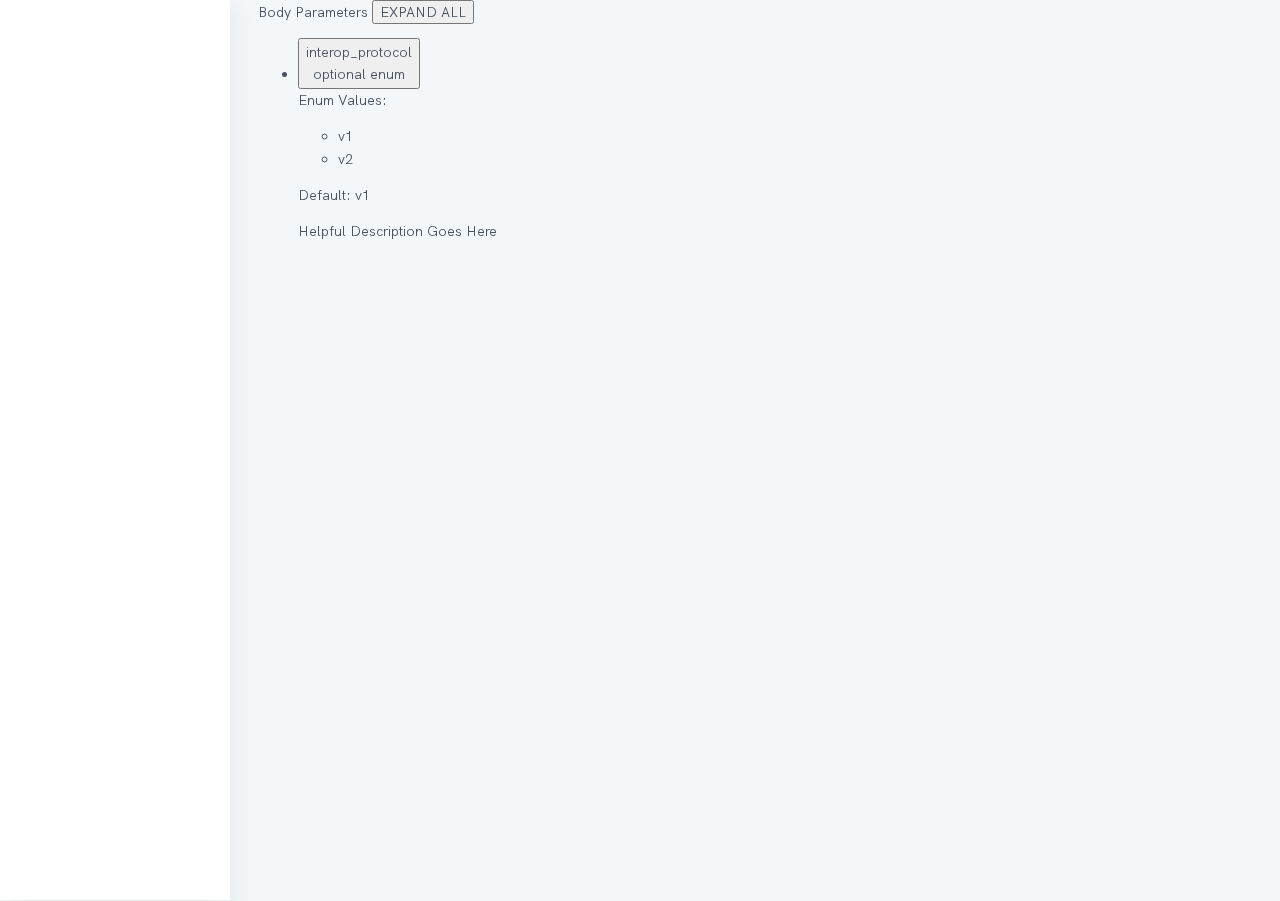
<file: Oliu/Developer Guide/July 2022 API Guide/tables/create_invitation_table.html>
<!doctype html>
<html>
  <head>
    <meta charset="utf-8">
    <meta content="IE=edge,chrome=1" http-equiv="X-UA-Compatible">
    <meta name="viewport" content="width=device-width, initial-scale=1, maximum-scale=1">
    <title>API Documentation</title>

    <style media="screen">
      .highlight table td { padding: 5px; }
.highlight table pre { margin: 0; }
.highlight .cm {
  color: #999988;
  font-style: italic;
}
.highlight .cp {
  color: #999999;
  font-weight: bold;
}
.highlight .c1 {
  color: #999988;
  font-style: italic;
}
.highlight .cs {
  color: #999999;
  font-weight: bold;
  font-style: italic;
}
.highlight .c, .highlight .ch, .highlight .cd, .highlight .cpf {
  color: #999988;
  font-style: italic;
}
.highlight .err {
  color: #a61717;
  background-color: #e3d2d2;
}
.highlight .gd {
  color: #1B58D9;
  background-color: #ffdddd;
}
.highlight .ge {
  color: #1B58D9;
  font-style: italic;
}
.highlight .gr {
  color: #aa0000;
}
.highlight .gh {
  color: #999999;
}
.highlight .gi {
  color: #1B58D9;
  background-color: #ddffdd;
}
.highlight .go {
  color: #888888;
}
.highlight .gp {
  color: #555555;
}
.highlight .gs {
  font-weight: bold;
}
.highlight .gu {
  color: #aaaaaa;
}
.highlight .gt {
  color: #aa0000;
}
.highlight .kc {
  color: #1B58D9;
  font-weight: bold;
}
.highlight .kd {
  color: #1B58D9;
  font-weight: bold;
}
.highlight .kn {
  color: #1B58D9;
  font-weight: bold;
}
.highlight .kp {
  color: #1B58D9;
  font-weight: bold;
}
.highlight .kr {
  color: #1B58D9;
  font-weight: bold;
}
.highlight .kt {
  color: #445588;
  font-weight: bold;
}
.highlight .k, .highlight .kv {
  color: #1B58D9;
  font-weight: bold;
}
.highlight .mf {
  color: #009999;
}
.highlight .mh {
  color: #009999;
}
.highlight .il {
  color: #009999;
}
.highlight .mi {
  color: #009999;
}
.highlight .mo {
  color: #009999;
}
.highlight .m, .highlight .mb, .highlight .mx {
  color: #009999;
}
.highlight .sa {
  color: #1B58D9;
  font-weight: bold;
}
.highlight .sb {
  color: #6C99E5;
}
.highlight .sc {
  color: #6C99E5;
}
.highlight .sd {
  color: #6C99E5;
}
.highlight .s2 {
  color: #6C99E5;
}
.highlight .se {
  color: #6C99E5;
}
.highlight .sh {
  color: #6C99E5;
}
.highlight .si {
  color: #6C99E5;
}
.highlight .sx {
  color: #6C99E5;
}
.highlight .sr {
  color: #009926;
}
.highlight .s1 {
  color: #6C99E5;
}
.highlight .ss {
  color: #990073;
}
.highlight .s, .highlight .dl {
  color: #6C99E5;
}
.highlight .na {
  color: #008080;
}
.highlight .bp {
  color: #999999;
}
.highlight .nb {
  color: #0086B3;
}
.highlight .nc {
  color: #445588;
}
.highlight .no {
  color: #008080;
}
.highlight .nd {
  color: #3c5d5d;
}
.highlight .ni {
  color: #800080;
}
.highlight .ne {
  color: #74B977;
}
.highlight .nf, .highlight .fm {
  color: #74B977;
}
.highlight .nl {
  color: #74B977;
}
.highlight .nn {
  color: #555555;
}
.highlight .nt {
  color: #FC1E62;
}
.highlight .vc {
  color: #008080;
}
.highlight .vg {
  color: #008080;
}
.highlight .vi {
  color: #008080;
}
.highlight .nv, .highlight .vm {
  color: #008080;
}
.highlight .ow {
  color: #1B58D9;
}
.highlight .o {
  color: #1B58D9;
}
.highlight .w {
  color: #bbbbbb;
}
.highlight {
  background-color: #f8f8f8;
}
    </style>
    <style media="print">
      * {
        -webkit-transition:none!important;
        transition:none!important;
      }
      .highlight table td { padding: 5px; }
.highlight table pre { margin: 0; }
.highlight, .highlight .w {
  color: #586e75;
}
.highlight .err {
  color: #002b36;
  background-color: #dc322f;
}
.highlight .c, .highlight .ch, .highlight .cd, .highlight .cm, .highlight .cpf, .highlight .c1, .highlight .cs {
  color: #657b83;
}
.highlight .cp {
  color: #b58900;
}
.highlight .nt {
  color: #b58900;
}
.highlight .o, .highlight .ow {
  color: #93a1a1;
}
.highlight .p, .highlight .pi {
  color: #93a1a1;
}
.highlight .gi {
  color: #859900;
}
.highlight .gd {
  color: #dc322f;
}
.highlight .gh {
  color: #268bd2;
  background-color: #002b36;
  font-weight: bold;
}
.highlight .k, .highlight .kn, .highlight .kp, .highlight .kr, .highlight .kv {
  color: #6c71c4;
}
.highlight .kc {
  color: #cb4b16;
}
.highlight .kt {
  color: #cb4b16;
}
.highlight .kd {
  color: #cb4b16;
}
.highlight .s, .highlight .sa, .highlight .sb, .highlight .sc, .highlight .dl, .highlight .sd, .highlight .s2, .highlight .sh, .highlight .sx, .highlight .s1 {
  color: #859900;
}
.highlight .sr {
  color: #2aa198;
}
.highlight .si {
  color: #d33682;
}
.highlight .se {
  color: #d33682;
}
.highlight .nn {
  color: #b58900;
}
.highlight .nc {
  color: #b58900;
}
.highlight .no {
  color: #b58900;
}
.highlight .na {
  color: #268bd2;
}
.highlight .m, .highlight .mb, .highlight .mf, .highlight .mh, .highlight .mi, .highlight .il, .highlight .mo, .highlight .mx {
  color: #859900;
}
.highlight .ss {
  color: #859900;
}
    </style>
    <link href='https://fonts.googleapis.com/css?family=Roboto Mono' rel='stylesheet'>
    <link href="../stylesheets/screen-53b760e6.css" rel="stylesheet" media="screen" />
    <link href="../stylesheets/print-fbd00ca3.css" rel="stylesheet" media="print" />
      <script src="../javascripts/all_nosearch-82ac0db1.js"></script>


  </head>

  <body onload="" class="tables tables_create_invitation_table" data-languages="[]">
    <a href="#" id="nav-button">
      <span>
        NAV
        <img src="../images/navbar-cad8cdcb.png" alt="" />
      </span>
    </a>
    <div class="toc-wrapper">
      <ul id="toc" class="toc-list-h1">
      </ul>
    </div>
    <div class="page-wrapper">
      <div class="dark-box"></div>
      <div class="content">
        <div class="collapsible-table">
  <div class="table-wrapper">

    <div class="parameter-header">
      <span class="table-header">Body Parameters</span>
      <button type="button" class="parameter-header-button">EXPAND ALL</button>
    </div>

    <ul class="table-elements">

      <li class="table-element">
  <button type="button" class="collapsible">
    <i class="expand-circle bi bi-plus-circle"></i>
    <span class="parameter-text">interop_protocol</span>
    <div class="parameter-attributes">
      <span class="optional">optional</span> <span>enum</span>
    </div>
  </button>
  <div class="collapsible-content" aria-collapsed="true">
    <p>Enum Values:
    <ul class="code-list">
      <li>v1</li>
      <li>v2</li>
    </ul>
    </p>
    <p>Default: <span class="code-box-gray">v1</span></p>
    <p>Helpful Description Goes Here</p>
  </div>
</li>

    </ul>
  </div>
</div>
      </div>
      <div class="dark-box">
      </div>
    </div>
  </body>
</html>
</file>
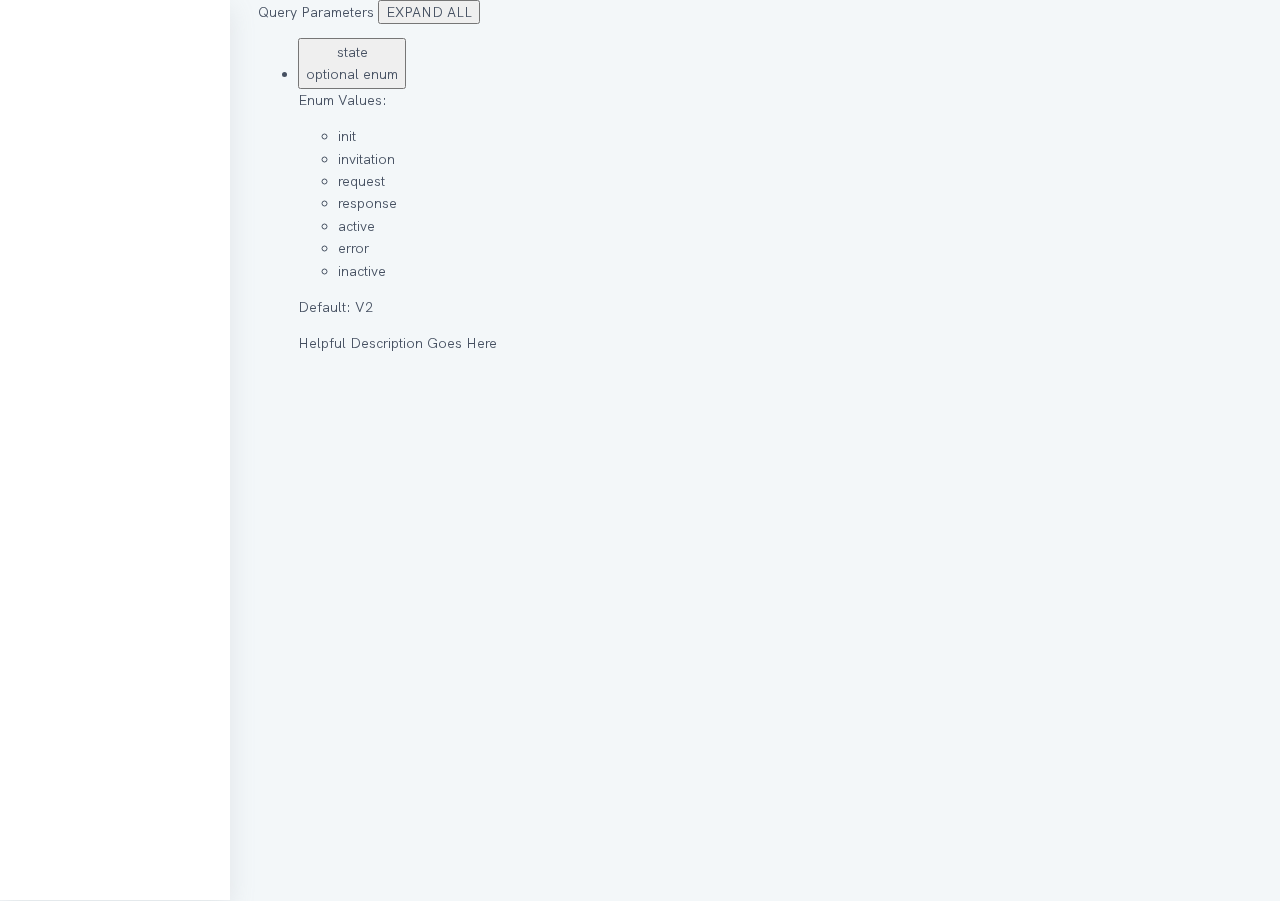
<file: Oliu/Developer Guide/July 2022 API Guide/tables/get_connections_table.html>
<!doctype html>
<html>
  <head>
    <meta charset="utf-8">
    <meta content="IE=edge,chrome=1" http-equiv="X-UA-Compatible">
    <meta name="viewport" content="width=device-width, initial-scale=1, maximum-scale=1">
    <title>API Documentation</title>

    <style media="screen">
      .highlight table td { padding: 5px; }
.highlight table pre { margin: 0; }
.highlight .cm {
  color: #999988;
  font-style: italic;
}
.highlight .cp {
  color: #999999;
  font-weight: bold;
}
.highlight .c1 {
  color: #999988;
  font-style: italic;
}
.highlight .cs {
  color: #999999;
  font-weight: bold;
  font-style: italic;
}
.highlight .c, .highlight .ch, .highlight .cd, .highlight .cpf {
  color: #999988;
  font-style: italic;
}
.highlight .err {
  color: #a61717;
  background-color: #e3d2d2;
}
.highlight .gd {
  color: #1B58D9;
  background-color: #ffdddd;
}
.highlight .ge {
  color: #1B58D9;
  font-style: italic;
}
.highlight .gr {
  color: #aa0000;
}
.highlight .gh {
  color: #999999;
}
.highlight .gi {
  color: #1B58D9;
  background-color: #ddffdd;
}
.highlight .go {
  color: #888888;
}
.highlight .gp {
  color: #555555;
}
.highlight .gs {
  font-weight: bold;
}
.highlight .gu {
  color: #aaaaaa;
}
.highlight .gt {
  color: #aa0000;
}
.highlight .kc {
  color: #1B58D9;
  font-weight: bold;
}
.highlight .kd {
  color: #1B58D9;
  font-weight: bold;
}
.highlight .kn {
  color: #1B58D9;
  font-weight: bold;
}
.highlight .kp {
  color: #1B58D9;
  font-weight: bold;
}
.highlight .kr {
  color: #1B58D9;
  font-weight: bold;
}
.highlight .kt {
  color: #445588;
  font-weight: bold;
}
.highlight .k, .highlight .kv {
  color: #1B58D9;
  font-weight: bold;
}
.highlight .mf {
  color: #009999;
}
.highlight .mh {
  color: #009999;
}
.highlight .il {
  color: #009999;
}
.highlight .mi {
  color: #009999;
}
.highlight .mo {
  color: #009999;
}
.highlight .m, .highlight .mb, .highlight .mx {
  color: #009999;
}
.highlight .sa {
  color: #1B58D9;
  font-weight: bold;
}
.highlight .sb {
  color: #6C99E5;
}
.highlight .sc {
  color: #6C99E5;
}
.highlight .sd {
  color: #6C99E5;
}
.highlight .s2 {
  color: #6C99E5;
}
.highlight .se {
  color: #6C99E5;
}
.highlight .sh {
  color: #6C99E5;
}
.highlight .si {
  color: #6C99E5;
}
.highlight .sx {
  color: #6C99E5;
}
.highlight .sr {
  color: #009926;
}
.highlight .s1 {
  color: #6C99E5;
}
.highlight .ss {
  color: #990073;
}
.highlight .s, .highlight .dl {
  color: #6C99E5;
}
.highlight .na {
  color: #008080;
}
.highlight .bp {
  color: #999999;
}
.highlight .nb {
  color: #0086B3;
}
.highlight .nc {
  color: #445588;
}
.highlight .no {
  color: #008080;
}
.highlight .nd {
  color: #3c5d5d;
}
.highlight .ni {
  color: #800080;
}
.highlight .ne {
  color: #74B977;
}
.highlight .nf, .highlight .fm {
  color: #74B977;
}
.highlight .nl {
  color: #74B977;
}
.highlight .nn {
  color: #555555;
}
.highlight .nt {
  color: #FC1E62;
}
.highlight .vc {
  color: #008080;
}
.highlight .vg {
  color: #008080;
}
.highlight .vi {
  color: #008080;
}
.highlight .nv, .highlight .vm {
  color: #008080;
}
.highlight .ow {
  color: #1B58D9;
}
.highlight .o {
  color: #1B58D9;
}
.highlight .w {
  color: #bbbbbb;
}
.highlight {
  background-color: #f8f8f8;
}
    </style>
    <style media="print">
      * {
        -webkit-transition:none!important;
        transition:none!important;
      }
      .highlight table td { padding: 5px; }
.highlight table pre { margin: 0; }
.highlight, .highlight .w {
  color: #586e75;
}
.highlight .err {
  color: #002b36;
  background-color: #dc322f;
}
.highlight .c, .highlight .ch, .highlight .cd, .highlight .cm, .highlight .cpf, .highlight .c1, .highlight .cs {
  color: #657b83;
}
.highlight .cp {
  color: #b58900;
}
.highlight .nt {
  color: #b58900;
}
.highlight .o, .highlight .ow {
  color: #93a1a1;
}
.highlight .p, .highlight .pi {
  color: #93a1a1;
}
.highlight .gi {
  color: #859900;
}
.highlight .gd {
  color: #dc322f;
}
.highlight .gh {
  color: #268bd2;
  background-color: #002b36;
  font-weight: bold;
}
.highlight .k, .highlight .kn, .highlight .kp, .highlight .kr, .highlight .kv {
  color: #6c71c4;
}
.highlight .kc {
  color: #cb4b16;
}
.highlight .kt {
  color: #cb4b16;
}
.highlight .kd {
  color: #cb4b16;
}
.highlight .s, .highlight .sa, .highlight .sb, .highlight .sc, .highlight .dl, .highlight .sd, .highlight .s2, .highlight .sh, .highlight .sx, .highlight .s1 {
  color: #859900;
}
.highlight .sr {
  color: #2aa198;
}
.highlight .si {
  color: #d33682;
}
.highlight .se {
  color: #d33682;
}
.highlight .nn {
  color: #b58900;
}
.highlight .nc {
  color: #b58900;
}
.highlight .no {
  color: #b58900;
}
.highlight .na {
  color: #268bd2;
}
.highlight .m, .highlight .mb, .highlight .mf, .highlight .mh, .highlight .mi, .highlight .il, .highlight .mo, .highlight .mx {
  color: #859900;
}
.highlight .ss {
  color: #859900;
}
    </style>
    <link href='https://fonts.googleapis.com/css?family=Roboto Mono' rel='stylesheet'>
    <link href="../stylesheets/screen-53b760e6.css" rel="stylesheet" media="screen" />
    <link href="../stylesheets/print-fbd00ca3.css" rel="stylesheet" media="print" />
      <script src="../javascripts/all_nosearch-82ac0db1.js"></script>


  </head>

  <body onload="" class="tables tables_get_connections_table" data-languages="[]">
    <a href="#" id="nav-button">
      <span>
        NAV
        <img src="../images/navbar-cad8cdcb.png" alt="" />
      </span>
    </a>
    <div class="toc-wrapper">
      <ul id="toc" class="toc-list-h1">
      </ul>
    </div>
    <div class="page-wrapper">
      <div class="dark-box"></div>
      <div class="content">
        <div class="collapsible-table">
  <div class="table-wrapper">

    <div class="parameter-header">
      <span class="table-header">Query Parameters</span>
      <button type="button" class="parameter-header-button">EXPAND ALL</button>
    </div>

    <ul class="table-elements">

      

<li class="table-element">
  <button type="button" class="collapsible">
    <i class="expand-circle bi bi-plus-circle"></i>
    <span class="parameter-text">state</span>
    <div class="parameter-attributes">
      <span class="optional">optional</span> <span>enum</span>
    </div>
  </button>
  <div class="collapsible-content" aria-collapsed="true">
    <p>Enum Values:
    <ul class="code-list">
      <li>init</li>
      <li>invitation</li>
      <li>request</li>
      <li>response</li>
      <li>active</li>
      <li>error</li>
      <li>inactive</li>
    </ul>
    </p>
    <p>Default: <span class="code-box-gray">V2</span></p>
    <p>Helpful Description Goes Here</p>
  </div>
</li>

    </ul>
  </div>
</div>
      </div>
      <div class="dark-box">
      </div>
    </div>
  </body>
</html>
</file>
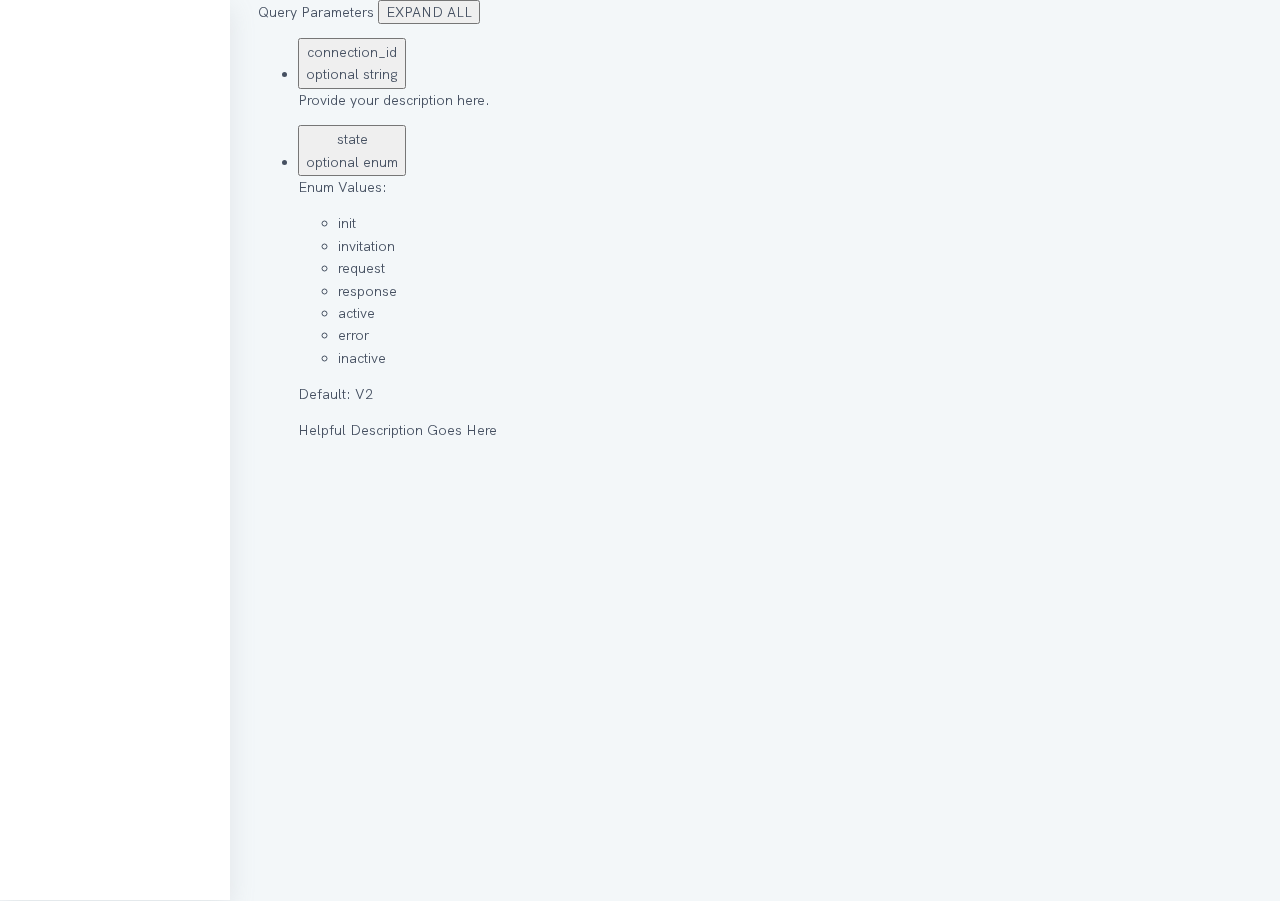
<file: Oliu/Developer Guide/July 2022 API Guide/tables/get_credentials_table.html>
<!doctype html>
<html>
  <head>
    <meta charset="utf-8">
    <meta content="IE=edge,chrome=1" http-equiv="X-UA-Compatible">
    <meta name="viewport" content="width=device-width, initial-scale=1, maximum-scale=1">
    <title>API Documentation</title>

    <style media="screen">
      .highlight table td { padding: 5px; }
.highlight table pre { margin: 0; }
.highlight .cm {
  color: #999988;
  font-style: italic;
}
.highlight .cp {
  color: #999999;
  font-weight: bold;
}
.highlight .c1 {
  color: #999988;
  font-style: italic;
}
.highlight .cs {
  color: #999999;
  font-weight: bold;
  font-style: italic;
}
.highlight .c, .highlight .ch, .highlight .cd, .highlight .cpf {
  color: #999988;
  font-style: italic;
}
.highlight .err {
  color: #a61717;
  background-color: #e3d2d2;
}
.highlight .gd {
  color: #1B58D9;
  background-color: #ffdddd;
}
.highlight .ge {
  color: #1B58D9;
  font-style: italic;
}
.highlight .gr {
  color: #aa0000;
}
.highlight .gh {
  color: #999999;
}
.highlight .gi {
  color: #1B58D9;
  background-color: #ddffdd;
}
.highlight .go {
  color: #888888;
}
.highlight .gp {
  color: #555555;
}
.highlight .gs {
  font-weight: bold;
}
.highlight .gu {
  color: #aaaaaa;
}
.highlight .gt {
  color: #aa0000;
}
.highlight .kc {
  color: #1B58D9;
  font-weight: bold;
}
.highlight .kd {
  color: #1B58D9;
  font-weight: bold;
}
.highlight .kn {
  color: #1B58D9;
  font-weight: bold;
}
.highlight .kp {
  color: #1B58D9;
  font-weight: bold;
}
.highlight .kr {
  color: #1B58D9;
  font-weight: bold;
}
.highlight .kt {
  color: #445588;
  font-weight: bold;
}
.highlight .k, .highlight .kv {
  color: #1B58D9;
  font-weight: bold;
}
.highlight .mf {
  color: #009999;
}
.highlight .mh {
  color: #009999;
}
.highlight .il {
  color: #009999;
}
.highlight .mi {
  color: #009999;
}
.highlight .mo {
  color: #009999;
}
.highlight .m, .highlight .mb, .highlight .mx {
  color: #009999;
}
.highlight .sa {
  color: #1B58D9;
  font-weight: bold;
}
.highlight .sb {
  color: #6C99E5;
}
.highlight .sc {
  color: #6C99E5;
}
.highlight .sd {
  color: #6C99E5;
}
.highlight .s2 {
  color: #6C99E5;
}
.highlight .se {
  color: #6C99E5;
}
.highlight .sh {
  color: #6C99E5;
}
.highlight .si {
  color: #6C99E5;
}
.highlight .sx {
  color: #6C99E5;
}
.highlight .sr {
  color: #009926;
}
.highlight .s1 {
  color: #6C99E5;
}
.highlight .ss {
  color: #990073;
}
.highlight .s, .highlight .dl {
  color: #6C99E5;
}
.highlight .na {
  color: #008080;
}
.highlight .bp {
  color: #999999;
}
.highlight .nb {
  color: #0086B3;
}
.highlight .nc {
  color: #445588;
}
.highlight .no {
  color: #008080;
}
.highlight .nd {
  color: #3c5d5d;
}
.highlight .ni {
  color: #800080;
}
.highlight .ne {
  color: #74B977;
}
.highlight .nf, .highlight .fm {
  color: #74B977;
}
.highlight .nl {
  color: #74B977;
}
.highlight .nn {
  color: #555555;
}
.highlight .nt {
  color: #FC1E62;
}
.highlight .vc {
  color: #008080;
}
.highlight .vg {
  color: #008080;
}
.highlight .vi {
  color: #008080;
}
.highlight .nv, .highlight .vm {
  color: #008080;
}
.highlight .ow {
  color: #1B58D9;
}
.highlight .o {
  color: #1B58D9;
}
.highlight .w {
  color: #bbbbbb;
}
.highlight {
  background-color: #f8f8f8;
}
    </style>
    <style media="print">
      * {
        -webkit-transition:none!important;
        transition:none!important;
      }
      .highlight table td { padding: 5px; }
.highlight table pre { margin: 0; }
.highlight, .highlight .w {
  color: #586e75;
}
.highlight .err {
  color: #002b36;
  background-color: #dc322f;
}
.highlight .c, .highlight .ch, .highlight .cd, .highlight .cm, .highlight .cpf, .highlight .c1, .highlight .cs {
  color: #657b83;
}
.highlight .cp {
  color: #b58900;
}
.highlight .nt {
  color: #b58900;
}
.highlight .o, .highlight .ow {
  color: #93a1a1;
}
.highlight .p, .highlight .pi {
  color: #93a1a1;
}
.highlight .gi {
  color: #859900;
}
.highlight .gd {
  color: #dc322f;
}
.highlight .gh {
  color: #268bd2;
  background-color: #002b36;
  font-weight: bold;
}
.highlight .k, .highlight .kn, .highlight .kp, .highlight .kr, .highlight .kv {
  color: #6c71c4;
}
.highlight .kc {
  color: #cb4b16;
}
.highlight .kt {
  color: #cb4b16;
}
.highlight .kd {
  color: #cb4b16;
}
.highlight .s, .highlight .sa, .highlight .sb, .highlight .sc, .highlight .dl, .highlight .sd, .highlight .s2, .highlight .sh, .highlight .sx, .highlight .s1 {
  color: #859900;
}
.highlight .sr {
  color: #2aa198;
}
.highlight .si {
  color: #d33682;
}
.highlight .se {
  color: #d33682;
}
.highlight .nn {
  color: #b58900;
}
.highlight .nc {
  color: #b58900;
}
.highlight .no {
  color: #b58900;
}
.highlight .na {
  color: #268bd2;
}
.highlight .m, .highlight .mb, .highlight .mf, .highlight .mh, .highlight .mi, .highlight .il, .highlight .mo, .highlight .mx {
  color: #859900;
}
.highlight .ss {
  color: #859900;
}
    </style>
    <link href='https://fonts.googleapis.com/css?family=Roboto Mono' rel='stylesheet'>
    <link href="../stylesheets/screen-53b760e6.css" rel="stylesheet" media="screen" />
    <link href="../stylesheets/print-fbd00ca3.css" rel="stylesheet" media="print" />
      <script src="../javascripts/all_nosearch-82ac0db1.js"></script>


  </head>

  <body onload="" class="tables tables_get_credentials_table" data-languages="[]">
    <a href="#" id="nav-button">
      <span>
        NAV
        <img src="../images/navbar-cad8cdcb.png" alt="" />
      </span>
    </a>
    <div class="toc-wrapper">
      <ul id="toc" class="toc-list-h1">
      </ul>
    </div>
    <div class="page-wrapper">
      <div class="dark-box"></div>
      <div class="content">
        <div class="collapsible-table">
  <div class="table-wrapper">

    <div class="parameter-header">
      <span class="table-header">Query Parameters</span>
      <button type="button" class="parameter-header-button">EXPAND ALL</button>
    </div>

    <ul class="table-elements">

      <!-- connection_id -->
      

<li class="table-element">
  <button type="button" class="collapsible">
    <i class="expand-circle bi bi-plus-circle"></i>
    <span class="parameter-text">connection_id</span>
    <div class="parameter-attributes">
      <span class="optional">optional</span> <span>string</span>
    </div>
  </button>
  <div class="collapsible-content" aria-collapsed="true">
    <p>Provide your description here.</p>
    
  </div>
</li>

      <!-- state -->
      

<li class="table-element">
  <button type="button" class="collapsible">
    <i class="expand-circle bi bi-plus-circle"></i>
    <span class="parameter-text">state</span>
    <div class="parameter-attributes">
      <span class="optional">optional</span> <span>enum</span>
    </div>
  </button>
  <div class="collapsible-content" aria-collapsed="true">
    <p>Enum Values:
    <ul class="code-list">
      <li>init</li>
      <li>invitation</li>
      <li>request</li>
      <li>response</li>
      <li>active</li>
      <li>error</li>
      <li>inactive</li>
    </ul>
    </p>
    <p>Default: <span class="code-box-gray">V2</span></p>
    <p>Helpful Description Goes Here</p>
  </div>
</li>

    </ul>
  </div>
</div>
      </div>
      <div class="dark-box">
      </div>
    </div>
  </body>
</html>
</file>
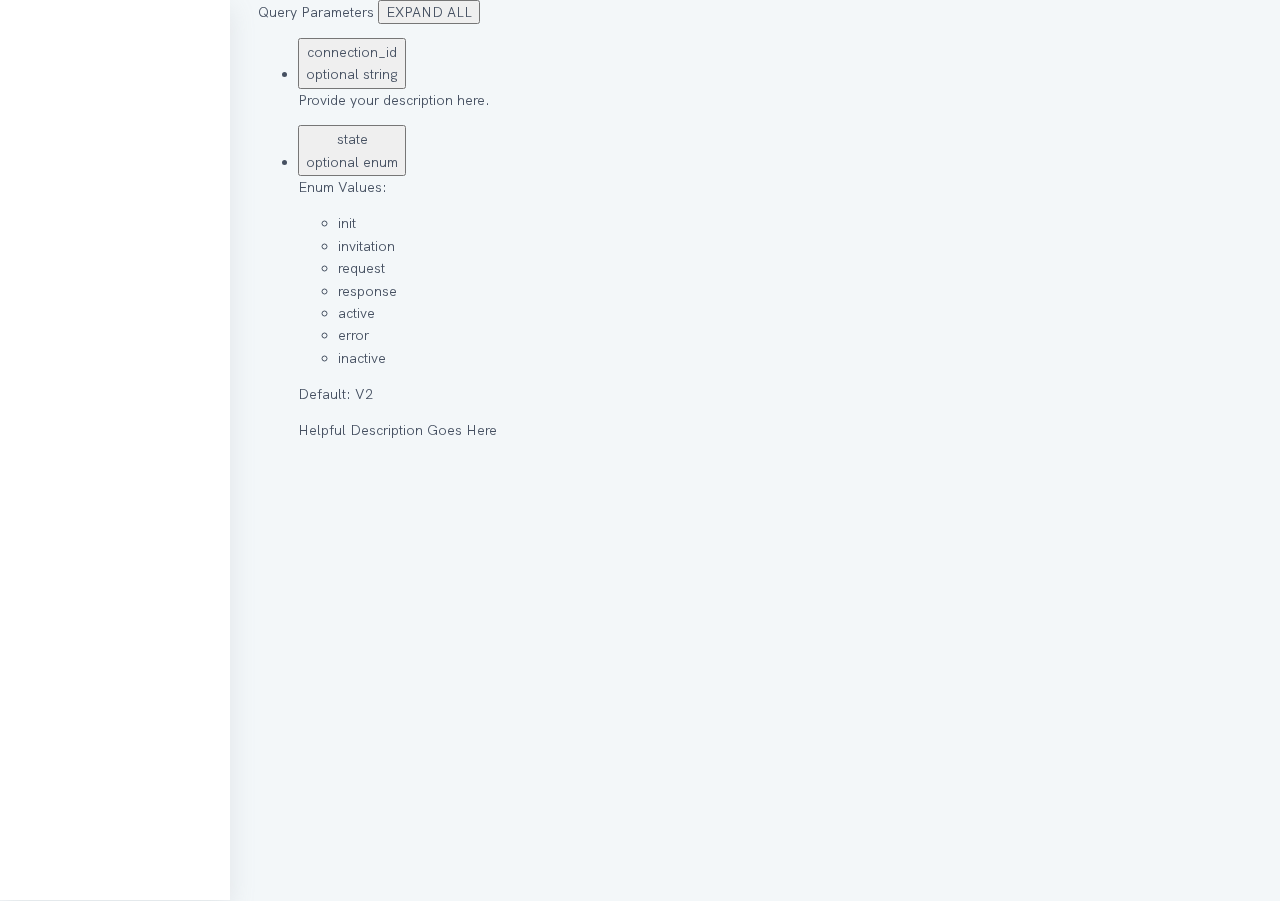
<file: Oliu/Developer Guide/July 2022 API Guide/tables/get_verification_requests.html>
<!doctype html>
<html>
  <head>
    <meta charset="utf-8">
    <meta content="IE=edge,chrome=1" http-equiv="X-UA-Compatible">
    <meta name="viewport" content="width=device-width, initial-scale=1, maximum-scale=1">
    <title>API Documentation</title>

    <style media="screen">
      .highlight table td { padding: 5px; }
.highlight table pre { margin: 0; }
.highlight .cm {
  color: #999988;
  font-style: italic;
}
.highlight .cp {
  color: #999999;
  font-weight: bold;
}
.highlight .c1 {
  color: #999988;
  font-style: italic;
}
.highlight .cs {
  color: #999999;
  font-weight: bold;
  font-style: italic;
}
.highlight .c, .highlight .ch, .highlight .cd, .highlight .cpf {
  color: #999988;
  font-style: italic;
}
.highlight .err {
  color: #a61717;
  background-color: #e3d2d2;
}
.highlight .gd {
  color: #1B58D9;
  background-color: #ffdddd;
}
.highlight .ge {
  color: #1B58D9;
  font-style: italic;
}
.highlight .gr {
  color: #aa0000;
}
.highlight .gh {
  color: #999999;
}
.highlight .gi {
  color: #1B58D9;
  background-color: #ddffdd;
}
.highlight .go {
  color: #888888;
}
.highlight .gp {
  color: #555555;
}
.highlight .gs {
  font-weight: bold;
}
.highlight .gu {
  color: #aaaaaa;
}
.highlight .gt {
  color: #aa0000;
}
.highlight .kc {
  color: #1B58D9;
  font-weight: bold;
}
.highlight .kd {
  color: #1B58D9;
  font-weight: bold;
}
.highlight .kn {
  color: #1B58D9;
  font-weight: bold;
}
.highlight .kp {
  color: #1B58D9;
  font-weight: bold;
}
.highlight .kr {
  color: #1B58D9;
  font-weight: bold;
}
.highlight .kt {
  color: #445588;
  font-weight: bold;
}
.highlight .k, .highlight .kv {
  color: #1B58D9;
  font-weight: bold;
}
.highlight .mf {
  color: #009999;
}
.highlight .mh {
  color: #009999;
}
.highlight .il {
  color: #009999;
}
.highlight .mi {
  color: #009999;
}
.highlight .mo {
  color: #009999;
}
.highlight .m, .highlight .mb, .highlight .mx {
  color: #009999;
}
.highlight .sa {
  color: #1B58D9;
  font-weight: bold;
}
.highlight .sb {
  color: #6C99E5;
}
.highlight .sc {
  color: #6C99E5;
}
.highlight .sd {
  color: #6C99E5;
}
.highlight .s2 {
  color: #6C99E5;
}
.highlight .se {
  color: #6C99E5;
}
.highlight .sh {
  color: #6C99E5;
}
.highlight .si {
  color: #6C99E5;
}
.highlight .sx {
  color: #6C99E5;
}
.highlight .sr {
  color: #009926;
}
.highlight .s1 {
  color: #6C99E5;
}
.highlight .ss {
  color: #990073;
}
.highlight .s, .highlight .dl {
  color: #6C99E5;
}
.highlight .na {
  color: #008080;
}
.highlight .bp {
  color: #999999;
}
.highlight .nb {
  color: #0086B3;
}
.highlight .nc {
  color: #445588;
}
.highlight .no {
  color: #008080;
}
.highlight .nd {
  color: #3c5d5d;
}
.highlight .ni {
  color: #800080;
}
.highlight .ne {
  color: #74B977;
}
.highlight .nf, .highlight .fm {
  color: #74B977;
}
.highlight .nl {
  color: #74B977;
}
.highlight .nn {
  color: #555555;
}
.highlight .nt {
  color: #FC1E62;
}
.highlight .vc {
  color: #008080;
}
.highlight .vg {
  color: #008080;
}
.highlight .vi {
  color: #008080;
}
.highlight .nv, .highlight .vm {
  color: #008080;
}
.highlight .ow {
  color: #1B58D9;
}
.highlight .o {
  color: #1B58D9;
}
.highlight .w {
  color: #bbbbbb;
}
.highlight {
  background-color: #f8f8f8;
}
    </style>
    <style media="print">
      * {
        -webkit-transition:none!important;
        transition:none!important;
      }
      .highlight table td { padding: 5px; }
.highlight table pre { margin: 0; }
.highlight, .highlight .w {
  color: #586e75;
}
.highlight .err {
  color: #002b36;
  background-color: #dc322f;
}
.highlight .c, .highlight .ch, .highlight .cd, .highlight .cm, .highlight .cpf, .highlight .c1, .highlight .cs {
  color: #657b83;
}
.highlight .cp {
  color: #b58900;
}
.highlight .nt {
  color: #b58900;
}
.highlight .o, .highlight .ow {
  color: #93a1a1;
}
.highlight .p, .highlight .pi {
  color: #93a1a1;
}
.highlight .gi {
  color: #859900;
}
.highlight .gd {
  color: #dc322f;
}
.highlight .gh {
  color: #268bd2;
  background-color: #002b36;
  font-weight: bold;
}
.highlight .k, .highlight .kn, .highlight .kp, .highlight .kr, .highlight .kv {
  color: #6c71c4;
}
.highlight .kc {
  color: #cb4b16;
}
.highlight .kt {
  color: #cb4b16;
}
.highlight .kd {
  color: #cb4b16;
}
.highlight .s, .highlight .sa, .highlight .sb, .highlight .sc, .highlight .dl, .highlight .sd, .highlight .s2, .highlight .sh, .highlight .sx, .highlight .s1 {
  color: #859900;
}
.highlight .sr {
  color: #2aa198;
}
.highlight .si {
  color: #d33682;
}
.highlight .se {
  color: #d33682;
}
.highlight .nn {
  color: #b58900;
}
.highlight .nc {
  color: #b58900;
}
.highlight .no {
  color: #b58900;
}
.highlight .na {
  color: #268bd2;
}
.highlight .m, .highlight .mb, .highlight .mf, .highlight .mh, .highlight .mi, .highlight .il, .highlight .mo, .highlight .mx {
  color: #859900;
}
.highlight .ss {
  color: #859900;
}
    </style>
    <link href='https://fonts.googleapis.com/css?family=Roboto Mono' rel='stylesheet'>
    <link href="../stylesheets/screen-53b760e6.css" rel="stylesheet" media="screen" />
    <link href="../stylesheets/print-fbd00ca3.css" rel="stylesheet" media="print" />
      <script src="../javascripts/all_nosearch-82ac0db1.js"></script>


  </head>

  <body onload="" class="tables tables_get_verification_requests" data-languages="[]">
    <a href="#" id="nav-button">
      <span>
        NAV
        <img src="../images/navbar-cad8cdcb.png" alt="" />
      </span>
    </a>
    <div class="toc-wrapper">
      <ul id="toc" class="toc-list-h1">
      </ul>
    </div>
    <div class="page-wrapper">
      <div class="dark-box"></div>
      <div class="content">
        <div class="collapsible-table">
  <div class="table-wrapper">

    <div class="parameter-header">
      <span class="table-header">Query Parameters</span>
      <button type="button" class="parameter-header-button">EXPAND ALL</button>
    </div>

    <ul class="table-elements">

      <!-- connection_id -->
      

<li class="table-element">
  <button type="button" class="collapsible">
    <i class="expand-circle bi bi-plus-circle"></i>
    <span class="parameter-text">connection_id</span>
    <div class="parameter-attributes">
      <span class="optional">optional</span> <span>string</span>
    </div>
  </button>
  <div class="collapsible-content" aria-collapsed="true">
    <p>Provide your description here.</p>
    
  </div>
</li>
      
      <!-- state -->
      

<li class="table-element">
  <button type="button" class="collapsible">
    <i class="expand-circle bi bi-plus-circle"></i>
    <span class="parameter-text">state</span>
    <div class="parameter-attributes">
      <span class="optional">optional</span> <span>enum</span>
    </div>
  </button>
  <div class="collapsible-content" aria-collapsed="true">
    <p>Enum Values:
    <ul class="code-list">
      <li>init</li>
      <li>invitation</li>
      <li>request</li>
      <li>response</li>
      <li>active</li>
      <li>error</li>
      <li>inactive</li>
    </ul>
    </p>
    <p>Default: <span class="code-box-gray">V2</span></p>
    <p>Helpful Description Goes Here</p>
  </div>
</li>

    </ul>
  </div>
</div>
      </div>
      <div class="dark-box">
      </div>
    </div>
  </body>
</html>
</file>
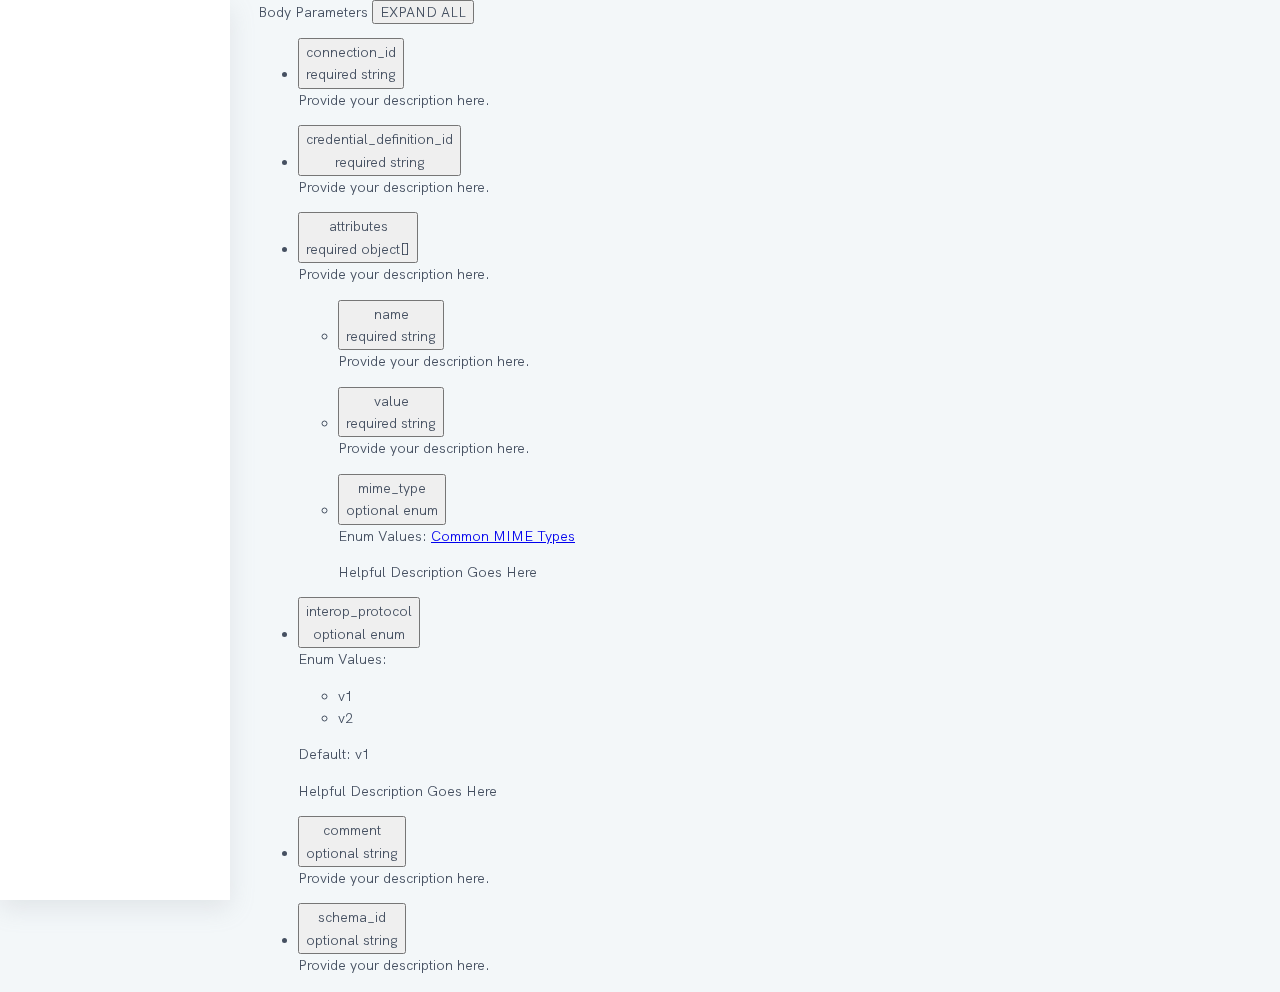
<file: Oliu/Developer Guide/July 2022 API Guide/tables/issue_credential_table.html>
<!doctype html>
<html>
  <head>
    <meta charset="utf-8">
    <meta content="IE=edge,chrome=1" http-equiv="X-UA-Compatible">
    <meta name="viewport" content="width=device-width, initial-scale=1, maximum-scale=1">
    <title>API Documentation</title>

    <style media="screen">
      .highlight table td { padding: 5px; }
.highlight table pre { margin: 0; }
.highlight .cm {
  color: #999988;
  font-style: italic;
}
.highlight .cp {
  color: #999999;
  font-weight: bold;
}
.highlight .c1 {
  color: #999988;
  font-style: italic;
}
.highlight .cs {
  color: #999999;
  font-weight: bold;
  font-style: italic;
}
.highlight .c, .highlight .ch, .highlight .cd, .highlight .cpf {
  color: #999988;
  font-style: italic;
}
.highlight .err {
  color: #a61717;
  background-color: #e3d2d2;
}
.highlight .gd {
  color: #1B58D9;
  background-color: #ffdddd;
}
.highlight .ge {
  color: #1B58D9;
  font-style: italic;
}
.highlight .gr {
  color: #aa0000;
}
.highlight .gh {
  color: #999999;
}
.highlight .gi {
  color: #1B58D9;
  background-color: #ddffdd;
}
.highlight .go {
  color: #888888;
}
.highlight .gp {
  color: #555555;
}
.highlight .gs {
  font-weight: bold;
}
.highlight .gu {
  color: #aaaaaa;
}
.highlight .gt {
  color: #aa0000;
}
.highlight .kc {
  color: #1B58D9;
  font-weight: bold;
}
.highlight .kd {
  color: #1B58D9;
  font-weight: bold;
}
.highlight .kn {
  color: #1B58D9;
  font-weight: bold;
}
.highlight .kp {
  color: #1B58D9;
  font-weight: bold;
}
.highlight .kr {
  color: #1B58D9;
  font-weight: bold;
}
.highlight .kt {
  color: #445588;
  font-weight: bold;
}
.highlight .k, .highlight .kv {
  color: #1B58D9;
  font-weight: bold;
}
.highlight .mf {
  color: #009999;
}
.highlight .mh {
  color: #009999;
}
.highlight .il {
  color: #009999;
}
.highlight .mi {
  color: #009999;
}
.highlight .mo {
  color: #009999;
}
.highlight .m, .highlight .mb, .highlight .mx {
  color: #009999;
}
.highlight .sa {
  color: #1B58D9;
  font-weight: bold;
}
.highlight .sb {
  color: #6C99E5;
}
.highlight .sc {
  color: #6C99E5;
}
.highlight .sd {
  color: #6C99E5;
}
.highlight .s2 {
  color: #6C99E5;
}
.highlight .se {
  color: #6C99E5;
}
.highlight .sh {
  color: #6C99E5;
}
.highlight .si {
  color: #6C99E5;
}
.highlight .sx {
  color: #6C99E5;
}
.highlight .sr {
  color: #009926;
}
.highlight .s1 {
  color: #6C99E5;
}
.highlight .ss {
  color: #990073;
}
.highlight .s, .highlight .dl {
  color: #6C99E5;
}
.highlight .na {
  color: #008080;
}
.highlight .bp {
  color: #999999;
}
.highlight .nb {
  color: #0086B3;
}
.highlight .nc {
  color: #445588;
}
.highlight .no {
  color: #008080;
}
.highlight .nd {
  color: #3c5d5d;
}
.highlight .ni {
  color: #800080;
}
.highlight .ne {
  color: #74B977;
}
.highlight .nf, .highlight .fm {
  color: #74B977;
}
.highlight .nl {
  color: #74B977;
}
.highlight .nn {
  color: #555555;
}
.highlight .nt {
  color: #FC1E62;
}
.highlight .vc {
  color: #008080;
}
.highlight .vg {
  color: #008080;
}
.highlight .vi {
  color: #008080;
}
.highlight .nv, .highlight .vm {
  color: #008080;
}
.highlight .ow {
  color: #1B58D9;
}
.highlight .o {
  color: #1B58D9;
}
.highlight .w {
  color: #bbbbbb;
}
.highlight {
  background-color: #f8f8f8;
}
    </style>
    <style media="print">
      * {
        -webkit-transition:none!important;
        transition:none!important;
      }
      .highlight table td { padding: 5px; }
.highlight table pre { margin: 0; }
.highlight, .highlight .w {
  color: #586e75;
}
.highlight .err {
  color: #002b36;
  background-color: #dc322f;
}
.highlight .c, .highlight .ch, .highlight .cd, .highlight .cm, .highlight .cpf, .highlight .c1, .highlight .cs {
  color: #657b83;
}
.highlight .cp {
  color: #b58900;
}
.highlight .nt {
  color: #b58900;
}
.highlight .o, .highlight .ow {
  color: #93a1a1;
}
.highlight .p, .highlight .pi {
  color: #93a1a1;
}
.highlight .gi {
  color: #859900;
}
.highlight .gd {
  color: #dc322f;
}
.highlight .gh {
  color: #268bd2;
  background-color: #002b36;
  font-weight: bold;
}
.highlight .k, .highlight .kn, .highlight .kp, .highlight .kr, .highlight .kv {
  color: #6c71c4;
}
.highlight .kc {
  color: #cb4b16;
}
.highlight .kt {
  color: #cb4b16;
}
.highlight .kd {
  color: #cb4b16;
}
.highlight .s, .highlight .sa, .highlight .sb, .highlight .sc, .highlight .dl, .highlight .sd, .highlight .s2, .highlight .sh, .highlight .sx, .highlight .s1 {
  color: #859900;
}
.highlight .sr {
  color: #2aa198;
}
.highlight .si {
  color: #d33682;
}
.highlight .se {
  color: #d33682;
}
.highlight .nn {
  color: #b58900;
}
.highlight .nc {
  color: #b58900;
}
.highlight .no {
  color: #b58900;
}
.highlight .na {
  color: #268bd2;
}
.highlight .m, .highlight .mb, .highlight .mf, .highlight .mh, .highlight .mi, .highlight .il, .highlight .mo, .highlight .mx {
  color: #859900;
}
.highlight .ss {
  color: #859900;
}
    </style>
    <link href='https://fonts.googleapis.com/css?family=Roboto Mono' rel='stylesheet'>
    <link href="../stylesheets/screen-53b760e6.css" rel="stylesheet" media="screen" />
    <link href="../stylesheets/print-fbd00ca3.css" rel="stylesheet" media="print" />
      <script src="../javascripts/all_nosearch-82ac0db1.js"></script>


  </head>

  <body onload="" class="tables tables_issue_credential_table" data-languages="[]">
    <a href="#" id="nav-button">
      <span>
        NAV
        <img src="../images/navbar-cad8cdcb.png" alt="" />
      </span>
    </a>
    <div class="toc-wrapper">
      <ul id="toc" class="toc-list-h1">
      </ul>
    </div>
    <div class="page-wrapper">
      <div class="dark-box"></div>
      <div class="content">
        <div class="collapsible-table">
  <div class="table-wrapper">

    <div class="parameter-header">
      <span class="table-header">Body Parameters</span>
      <button type="button" class="parameter-header-button">EXPAND ALL</button>
    </div>

    <ul class="table-elements">

      <!-- connection_id -->
      

<li class="table-element">
  <button type="button" class="collapsible">
    <i class="expand-circle bi bi-plus-circle"></i>
    <span class="parameter-text">connection_id</span>
    <div class="parameter-attributes">
      <span class="required">required</span> <span>string</span>
    </div>
  </button>
  <div class="collapsible-content" aria-collapsed="true">
    <p>Provide your description here.</p>
    
  </div>
</li>

      <!-- credential_definition_id -->
      

<li class="table-element">
  <button type="button" class="collapsible">
    <i class="expand-circle bi bi-plus-circle"></i>
    <span class="parameter-text">credential_definition_id</span>
    <div class="parameter-attributes">
      <span class="required">required</span> <span>string</span>
    </div>
  </button>
  <div class="collapsible-content" aria-collapsed="true">
    <p>Provide your description here.</p>
    
  </div>
</li>

      <!-- attributes -->
      

<li class="table-element">
  <button type="button" class="collapsible">
    <i class="expand-circle bi bi-plus-circle"></i>
    <span class="parameter-text">attributes</span>
    <div class="parameter-attributes">
      <span class="required">required</span> <span>object[]</span>
    </div>
  </button>
  <div class="collapsible-content" aria-collapsed="true">
    <p>Provide your description here.</p>
    
      <ul class="table-elements">
        
            

<li class="table-element">
  <button type="button" class="collapsible">
    <i class="expand-circle bi bi-plus-circle"></i>
    <span class="parameter-text">name</span>
    <div class="parameter-attributes">
      <span class="required">required</span> <span>string</span>
    </div>
  </button>
  <div class="collapsible-content" aria-collapsed="true">
    <p>Provide your description here.</p>
    
  </div>
</li>
        
            

<li class="table-element">
  <button type="button" class="collapsible">
    <i class="expand-circle bi bi-plus-circle"></i>
    <span class="parameter-text">value</span>
    <div class="parameter-attributes">
      <span class="required">required</span> <span>string</span>
    </div>
  </button>
  <div class="collapsible-content" aria-collapsed="true">
    <p>Provide your description here.</p>
    
  </div>
</li>
        
            <li class="table-element">
  <button type="button" class="collapsible">
    <i class="expand-circle bi bi-plus-circle"></i>
    <span class="parameter-text">mime_type</span>
    <div class="parameter-attributes">
      <span class="optional">optional</span> <span>enum</span>
    </div>
  </button>
  <div class="collapsible-content" aria-collapsed="true">
    <p>Enum Values:
      <a href="https://developer.mozilla.org/en-US/docs/Web/HTTP/Basics_of_HTTP/MIME_types/Common_types">
        Common MIME Types
      </a>
    </p>
    <p>Helpful Description Goes Here</p>
  </div>
</li>
        
      </ul>
    
  </div>
</li>
      
      <!-- interop_protocol -->
      <li class="table-element">
  <button type="button" class="collapsible">
    <i class="expand-circle bi bi-plus-circle"></i>
    <span class="parameter-text">interop_protocol</span>
    <div class="parameter-attributes">
      <span class="optional">optional</span> <span>enum</span>
    </div>
  </button>
  <div class="collapsible-content" aria-collapsed="true">
    <p>Enum Values:
    <ul class="code-list">
      <li>v1</li>
      <li>v2</li>
    </ul>
    </p>
    <p>Default: <span class="code-box-gray">v1</span></p>
    <p>Helpful Description Goes Here</p>
  </div>
</li>

      <!-- comment -->
      

<li class="table-element">
  <button type="button" class="collapsible">
    <i class="expand-circle bi bi-plus-circle"></i>
    <span class="parameter-text">comment</span>
    <div class="parameter-attributes">
      <span class="optional">optional</span> <span>string</span>
    </div>
  </button>
  <div class="collapsible-content" aria-collapsed="true">
    <p>Provide your description here.</p>
    
  </div>
</li>

      <!-- schema_id -->
      

<li class="table-element">
  <button type="button" class="collapsible">
    <i class="expand-circle bi bi-plus-circle"></i>
    <span class="parameter-text">schema_id</span>
    <div class="parameter-attributes">
      <span class="optional">optional</span> <span>string</span>
    </div>
  </button>
  <div class="collapsible-content" aria-collapsed="true">
    <p>Provide your description here.</p>
    
  </div>
</li>

    </ul>
  </div>
</div>
      </div>
      <div class="dark-box">
      </div>
    </div>
  </body>
</html>
</file>
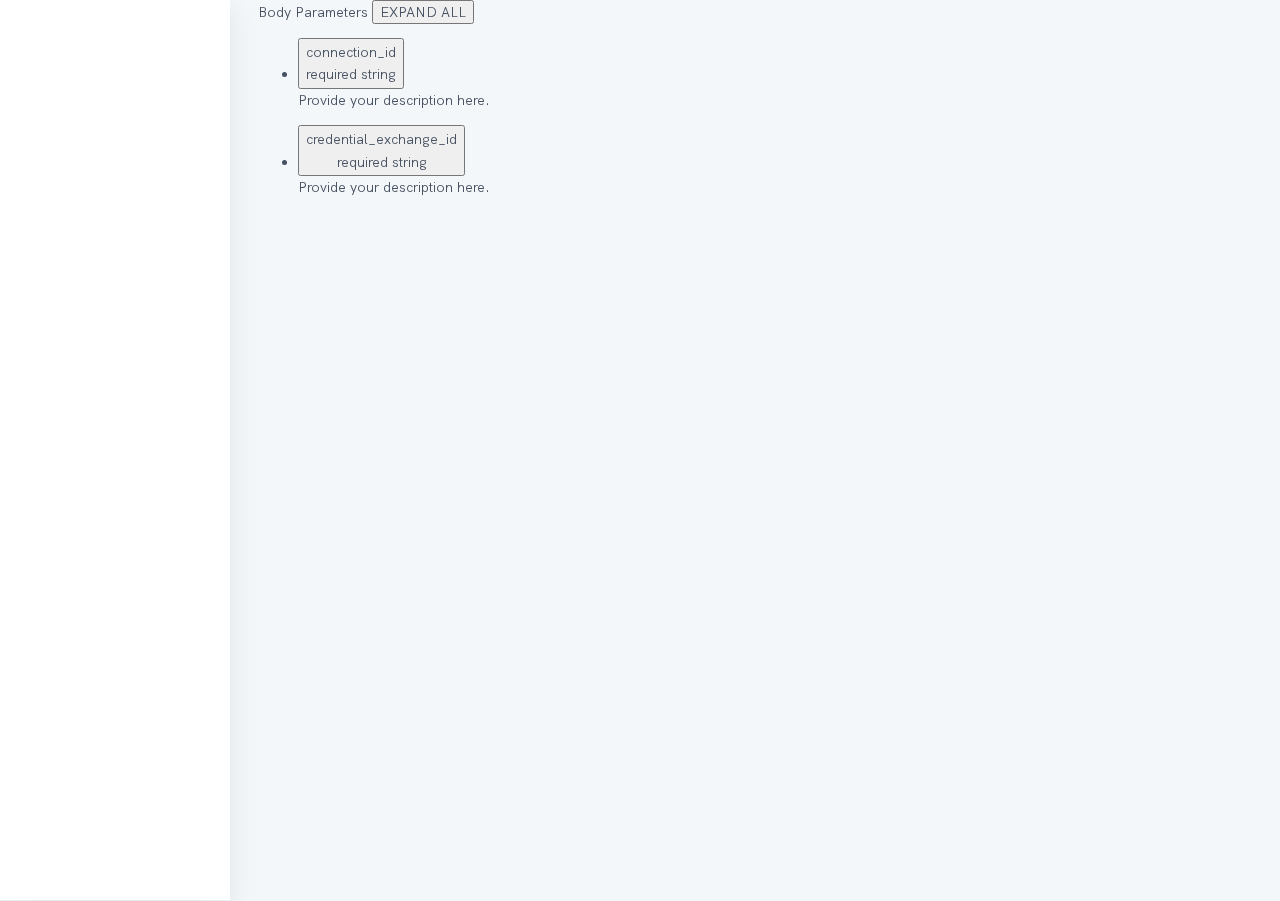
<file: Oliu/Developer Guide/July 2022 API Guide/tables/revoke_credential_table.html>
<!doctype html>
<html>
  <head>
    <meta charset="utf-8">
    <meta content="IE=edge,chrome=1" http-equiv="X-UA-Compatible">
    <meta name="viewport" content="width=device-width, initial-scale=1, maximum-scale=1">
    <title>API Documentation</title>

    <style media="screen">
      .highlight table td { padding: 5px; }
.highlight table pre { margin: 0; }
.highlight .cm {
  color: #999988;
  font-style: italic;
}
.highlight .cp {
  color: #999999;
  font-weight: bold;
}
.highlight .c1 {
  color: #999988;
  font-style: italic;
}
.highlight .cs {
  color: #999999;
  font-weight: bold;
  font-style: italic;
}
.highlight .c, .highlight .ch, .highlight .cd, .highlight .cpf {
  color: #999988;
  font-style: italic;
}
.highlight .err {
  color: #a61717;
  background-color: #e3d2d2;
}
.highlight .gd {
  color: #1B58D9;
  background-color: #ffdddd;
}
.highlight .ge {
  color: #1B58D9;
  font-style: italic;
}
.highlight .gr {
  color: #aa0000;
}
.highlight .gh {
  color: #999999;
}
.highlight .gi {
  color: #1B58D9;
  background-color: #ddffdd;
}
.highlight .go {
  color: #888888;
}
.highlight .gp {
  color: #555555;
}
.highlight .gs {
  font-weight: bold;
}
.highlight .gu {
  color: #aaaaaa;
}
.highlight .gt {
  color: #aa0000;
}
.highlight .kc {
  color: #1B58D9;
  font-weight: bold;
}
.highlight .kd {
  color: #1B58D9;
  font-weight: bold;
}
.highlight .kn {
  color: #1B58D9;
  font-weight: bold;
}
.highlight .kp {
  color: #1B58D9;
  font-weight: bold;
}
.highlight .kr {
  color: #1B58D9;
  font-weight: bold;
}
.highlight .kt {
  color: #445588;
  font-weight: bold;
}
.highlight .k, .highlight .kv {
  color: #1B58D9;
  font-weight: bold;
}
.highlight .mf {
  color: #009999;
}
.highlight .mh {
  color: #009999;
}
.highlight .il {
  color: #009999;
}
.highlight .mi {
  color: #009999;
}
.highlight .mo {
  color: #009999;
}
.highlight .m, .highlight .mb, .highlight .mx {
  color: #009999;
}
.highlight .sa {
  color: #1B58D9;
  font-weight: bold;
}
.highlight .sb {
  color: #6C99E5;
}
.highlight .sc {
  color: #6C99E5;
}
.highlight .sd {
  color: #6C99E5;
}
.highlight .s2 {
  color: #6C99E5;
}
.highlight .se {
  color: #6C99E5;
}
.highlight .sh {
  color: #6C99E5;
}
.highlight .si {
  color: #6C99E5;
}
.highlight .sx {
  color: #6C99E5;
}
.highlight .sr {
  color: #009926;
}
.highlight .s1 {
  color: #6C99E5;
}
.highlight .ss {
  color: #990073;
}
.highlight .s, .highlight .dl {
  color: #6C99E5;
}
.highlight .na {
  color: #008080;
}
.highlight .bp {
  color: #999999;
}
.highlight .nb {
  color: #0086B3;
}
.highlight .nc {
  color: #445588;
}
.highlight .no {
  color: #008080;
}
.highlight .nd {
  color: #3c5d5d;
}
.highlight .ni {
  color: #800080;
}
.highlight .ne {
  color: #74B977;
}
.highlight .nf, .highlight .fm {
  color: #74B977;
}
.highlight .nl {
  color: #74B977;
}
.highlight .nn {
  color: #555555;
}
.highlight .nt {
  color: #FC1E62;
}
.highlight .vc {
  color: #008080;
}
.highlight .vg {
  color: #008080;
}
.highlight .vi {
  color: #008080;
}
.highlight .nv, .highlight .vm {
  color: #008080;
}
.highlight .ow {
  color: #1B58D9;
}
.highlight .o {
  color: #1B58D9;
}
.highlight .w {
  color: #bbbbbb;
}
.highlight {
  background-color: #f8f8f8;
}
    </style>
    <style media="print">
      * {
        -webkit-transition:none!important;
        transition:none!important;
      }
      .highlight table td { padding: 5px; }
.highlight table pre { margin: 0; }
.highlight, .highlight .w {
  color: #586e75;
}
.highlight .err {
  color: #002b36;
  background-color: #dc322f;
}
.highlight .c, .highlight .ch, .highlight .cd, .highlight .cm, .highlight .cpf, .highlight .c1, .highlight .cs {
  color: #657b83;
}
.highlight .cp {
  color: #b58900;
}
.highlight .nt {
  color: #b58900;
}
.highlight .o, .highlight .ow {
  color: #93a1a1;
}
.highlight .p, .highlight .pi {
  color: #93a1a1;
}
.highlight .gi {
  color: #859900;
}
.highlight .gd {
  color: #dc322f;
}
.highlight .gh {
  color: #268bd2;
  background-color: #002b36;
  font-weight: bold;
}
.highlight .k, .highlight .kn, .highlight .kp, .highlight .kr, .highlight .kv {
  color: #6c71c4;
}
.highlight .kc {
  color: #cb4b16;
}
.highlight .kt {
  color: #cb4b16;
}
.highlight .kd {
  color: #cb4b16;
}
.highlight .s, .highlight .sa, .highlight .sb, .highlight .sc, .highlight .dl, .highlight .sd, .highlight .s2, .highlight .sh, .highlight .sx, .highlight .s1 {
  color: #859900;
}
.highlight .sr {
  color: #2aa198;
}
.highlight .si {
  color: #d33682;
}
.highlight .se {
  color: #d33682;
}
.highlight .nn {
  color: #b58900;
}
.highlight .nc {
  color: #b58900;
}
.highlight .no {
  color: #b58900;
}
.highlight .na {
  color: #268bd2;
}
.highlight .m, .highlight .mb, .highlight .mf, .highlight .mh, .highlight .mi, .highlight .il, .highlight .mo, .highlight .mx {
  color: #859900;
}
.highlight .ss {
  color: #859900;
}
    </style>
    <link href='https://fonts.googleapis.com/css?family=Roboto Mono' rel='stylesheet'>
    <link href="../stylesheets/screen-53b760e6.css" rel="stylesheet" media="screen" />
    <link href="../stylesheets/print-fbd00ca3.css" rel="stylesheet" media="print" />
      <script src="../javascripts/all_nosearch-82ac0db1.js"></script>


  </head>

  <body onload="" class="tables tables_revoke_credential_table" data-languages="[]">
    <a href="#" id="nav-button">
      <span>
        NAV
        <img src="../images/navbar-cad8cdcb.png" alt="" />
      </span>
    </a>
    <div class="toc-wrapper">
      <ul id="toc" class="toc-list-h1">
      </ul>
    </div>
    <div class="page-wrapper">
      <div class="dark-box"></div>
      <div class="content">
        <div class="collapsible-table">
  <div class="table-wrapper">

    <div class="parameter-header">
      <span class="table-header">Body Parameters</span>
      <button type="button" class="parameter-header-button">EXPAND ALL</button>
    </div>

    <ul class="table-elements">

      <!-- connection_id -->
      

<li class="table-element">
  <button type="button" class="collapsible">
    <i class="expand-circle bi bi-plus-circle"></i>
    <span class="parameter-text">connection_id</span>
    <div class="parameter-attributes">
      <span class="required">required</span> <span>string</span>
    </div>
  </button>
  <div class="collapsible-content" aria-collapsed="true">
    <p>Provide your description here.</p>
    
  </div>
</li>

      <!-- credential_exchange_id -->
      

<li class="table-element">
  <button type="button" class="collapsible">
    <i class="expand-circle bi bi-plus-circle"></i>
    <span class="parameter-text">credential_exchange_id</span>
    <div class="parameter-attributes">
      <span class="required">required</span> <span>string</span>
    </div>
  </button>
  <div class="collapsible-content" aria-collapsed="true">
    <p>Provide your description here.</p>
    
  </div>
</li>
      
    </ul>
  </div>
</div>
      </div>
      <div class="dark-box">
      </div>
    </div>
  </body>
</html>
</file>
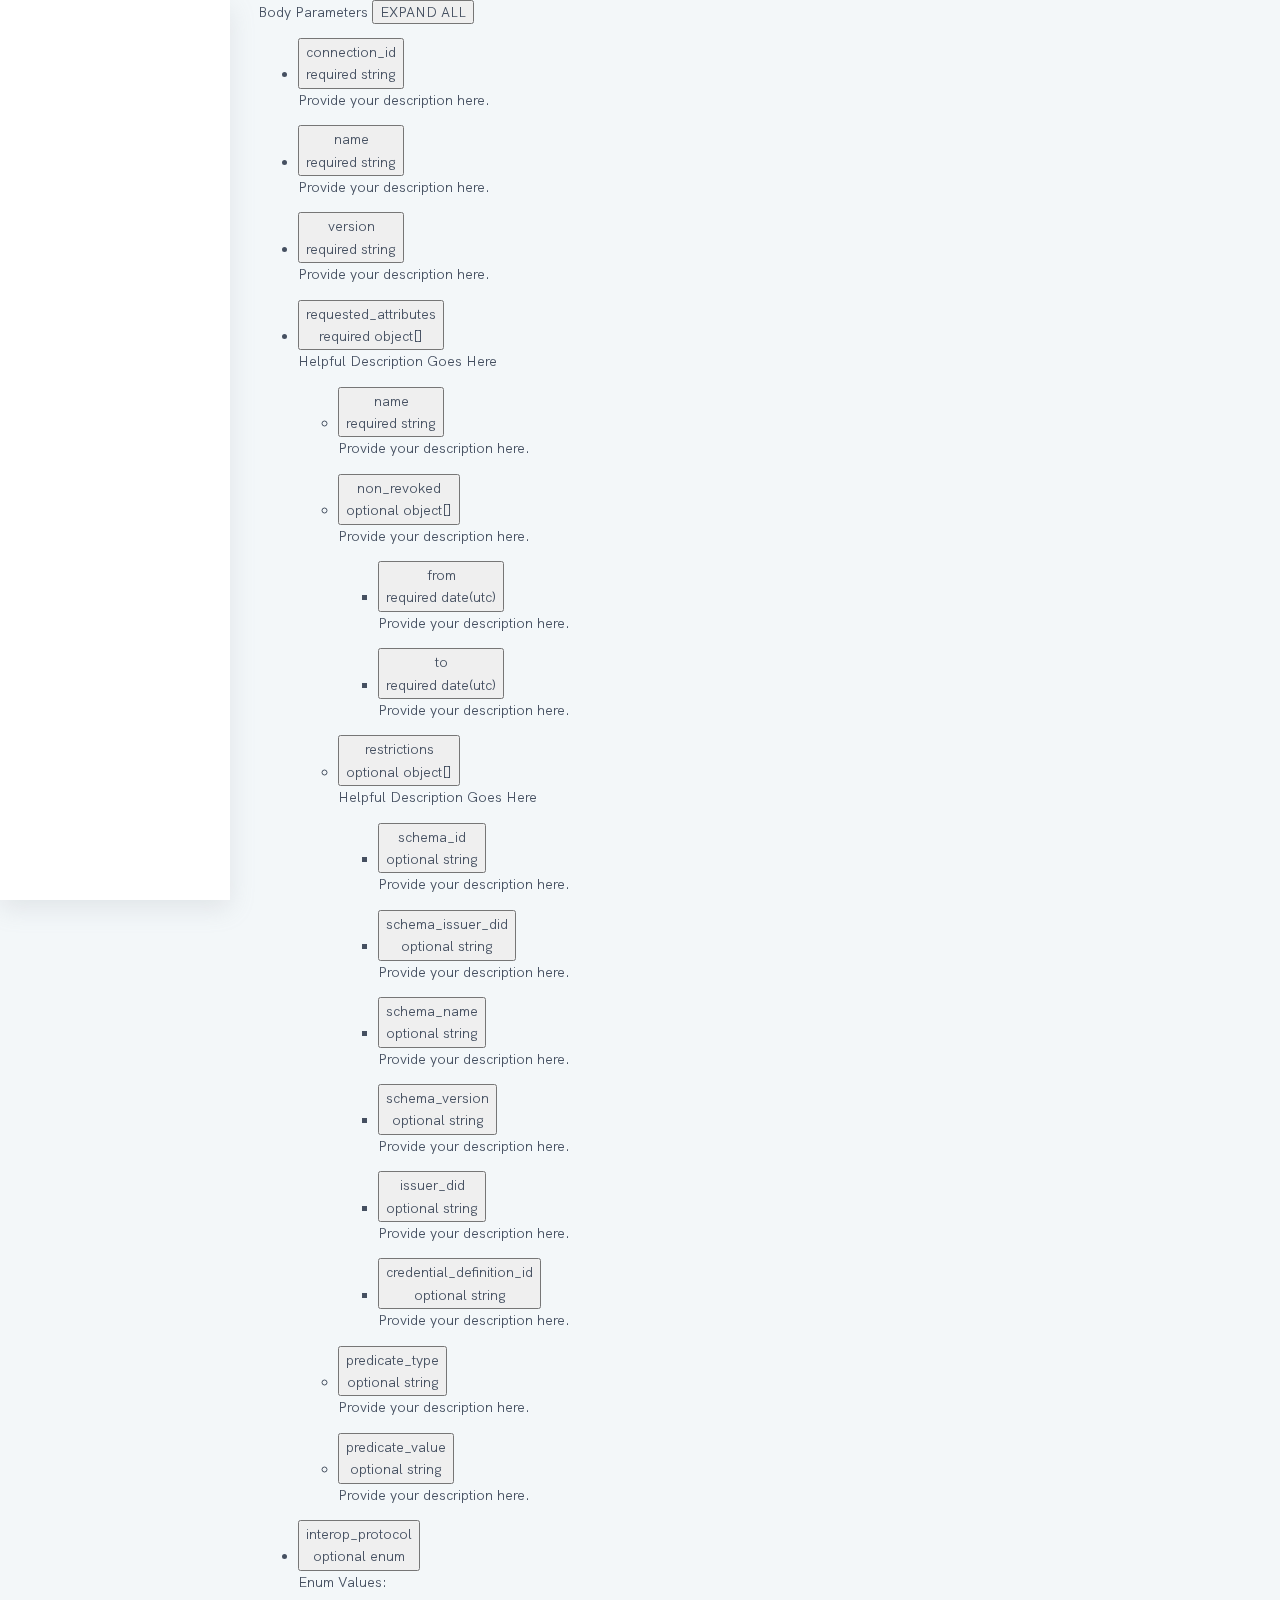
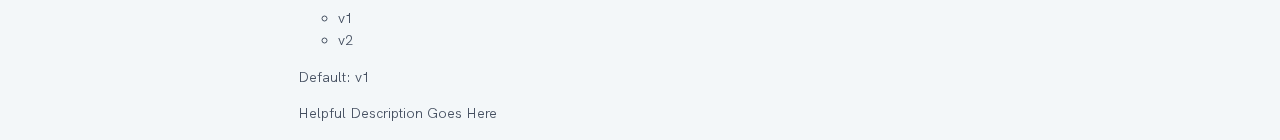
<file: Oliu/Developer Guide/July 2022 API Guide/tables/send_verification_request_table.html>
<!doctype html>
<html>
  <head>
    <meta charset="utf-8">
    <meta content="IE=edge,chrome=1" http-equiv="X-UA-Compatible">
    <meta name="viewport" content="width=device-width, initial-scale=1, maximum-scale=1">
    <title>API Documentation</title>

    <style media="screen">
      .highlight table td { padding: 5px; }
.highlight table pre { margin: 0; }
.highlight .cm {
  color: #999988;
  font-style: italic;
}
.highlight .cp {
  color: #999999;
  font-weight: bold;
}
.highlight .c1 {
  color: #999988;
  font-style: italic;
}
.highlight .cs {
  color: #999999;
  font-weight: bold;
  font-style: italic;
}
.highlight .c, .highlight .ch, .highlight .cd, .highlight .cpf {
  color: #999988;
  font-style: italic;
}
.highlight .err {
  color: #a61717;
  background-color: #e3d2d2;
}
.highlight .gd {
  color: #1B58D9;
  background-color: #ffdddd;
}
.highlight .ge {
  color: #1B58D9;
  font-style: italic;
}
.highlight .gr {
  color: #aa0000;
}
.highlight .gh {
  color: #999999;
}
.highlight .gi {
  color: #1B58D9;
  background-color: #ddffdd;
}
.highlight .go {
  color: #888888;
}
.highlight .gp {
  color: #555555;
}
.highlight .gs {
  font-weight: bold;
}
.highlight .gu {
  color: #aaaaaa;
}
.highlight .gt {
  color: #aa0000;
}
.highlight .kc {
  color: #1B58D9;
  font-weight: bold;
}
.highlight .kd {
  color: #1B58D9;
  font-weight: bold;
}
.highlight .kn {
  color: #1B58D9;
  font-weight: bold;
}
.highlight .kp {
  color: #1B58D9;
  font-weight: bold;
}
.highlight .kr {
  color: #1B58D9;
  font-weight: bold;
}
.highlight .kt {
  color: #445588;
  font-weight: bold;
}
.highlight .k, .highlight .kv {
  color: #1B58D9;
  font-weight: bold;
}
.highlight .mf {
  color: #009999;
}
.highlight .mh {
  color: #009999;
}
.highlight .il {
  color: #009999;
}
.highlight .mi {
  color: #009999;
}
.highlight .mo {
  color: #009999;
}
.highlight .m, .highlight .mb, .highlight .mx {
  color: #009999;
}
.highlight .sa {
  color: #1B58D9;
  font-weight: bold;
}
.highlight .sb {
  color: #6C99E5;
}
.highlight .sc {
  color: #6C99E5;
}
.highlight .sd {
  color: #6C99E5;
}
.highlight .s2 {
  color: #6C99E5;
}
.highlight .se {
  color: #6C99E5;
}
.highlight .sh {
  color: #6C99E5;
}
.highlight .si {
  color: #6C99E5;
}
.highlight .sx {
  color: #6C99E5;
}
.highlight .sr {
  color: #009926;
}
.highlight .s1 {
  color: #6C99E5;
}
.highlight .ss {
  color: #990073;
}
.highlight .s, .highlight .dl {
  color: #6C99E5;
}
.highlight .na {
  color: #008080;
}
.highlight .bp {
  color: #999999;
}
.highlight .nb {
  color: #0086B3;
}
.highlight .nc {
  color: #445588;
}
.highlight .no {
  color: #008080;
}
.highlight .nd {
  color: #3c5d5d;
}
.highlight .ni {
  color: #800080;
}
.highlight .ne {
  color: #74B977;
}
.highlight .nf, .highlight .fm {
  color: #74B977;
}
.highlight .nl {
  color: #74B977;
}
.highlight .nn {
  color: #555555;
}
.highlight .nt {
  color: #FC1E62;
}
.highlight .vc {
  color: #008080;
}
.highlight .vg {
  color: #008080;
}
.highlight .vi {
  color: #008080;
}
.highlight .nv, .highlight .vm {
  color: #008080;
}
.highlight .ow {
  color: #1B58D9;
}
.highlight .o {
  color: #1B58D9;
}
.highlight .w {
  color: #bbbbbb;
}
.highlight {
  background-color: #f8f8f8;
}
    </style>
    <style media="print">
      * {
        -webkit-transition:none!important;
        transition:none!important;
      }
      .highlight table td { padding: 5px; }
.highlight table pre { margin: 0; }
.highlight, .highlight .w {
  color: #586e75;
}
.highlight .err {
  color: #002b36;
  background-color: #dc322f;
}
.highlight .c, .highlight .ch, .highlight .cd, .highlight .cm, .highlight .cpf, .highlight .c1, .highlight .cs {
  color: #657b83;
}
.highlight .cp {
  color: #b58900;
}
.highlight .nt {
  color: #b58900;
}
.highlight .o, .highlight .ow {
  color: #93a1a1;
}
.highlight .p, .highlight .pi {
  color: #93a1a1;
}
.highlight .gi {
  color: #859900;
}
.highlight .gd {
  color: #dc322f;
}
.highlight .gh {
  color: #268bd2;
  background-color: #002b36;
  font-weight: bold;
}
.highlight .k, .highlight .kn, .highlight .kp, .highlight .kr, .highlight .kv {
  color: #6c71c4;
}
.highlight .kc {
  color: #cb4b16;
}
.highlight .kt {
  color: #cb4b16;
}
.highlight .kd {
  color: #cb4b16;
}
.highlight .s, .highlight .sa, .highlight .sb, .highlight .sc, .highlight .dl, .highlight .sd, .highlight .s2, .highlight .sh, .highlight .sx, .highlight .s1 {
  color: #859900;
}
.highlight .sr {
  color: #2aa198;
}
.highlight .si {
  color: #d33682;
}
.highlight .se {
  color: #d33682;
}
.highlight .nn {
  color: #b58900;
}
.highlight .nc {
  color: #b58900;
}
.highlight .no {
  color: #b58900;
}
.highlight .na {
  color: #268bd2;
}
.highlight .m, .highlight .mb, .highlight .mf, .highlight .mh, .highlight .mi, .highlight .il, .highlight .mo, .highlight .mx {
  color: #859900;
}
.highlight .ss {
  color: #859900;
}
    </style>
    <link href='https://fonts.googleapis.com/css?family=Roboto Mono' rel='stylesheet'>
    <link href="../stylesheets/screen-53b760e6.css" rel="stylesheet" media="screen" />
    <link href="../stylesheets/print-fbd00ca3.css" rel="stylesheet" media="print" />
      <script src="../javascripts/all_nosearch-82ac0db1.js"></script>


  </head>

  <body onload="" class="tables tables_send_verification_request_table" data-languages="[]">
    <a href="#" id="nav-button">
      <span>
        NAV
        <img src="../images/navbar-cad8cdcb.png" alt="" />
      </span>
    </a>
    <div class="toc-wrapper">
      <ul id="toc" class="toc-list-h1">
      </ul>
    </div>
    <div class="page-wrapper">
      <div class="dark-box"></div>
      <div class="content">
        <div class="collapsible-table">
  <div class="table-wrapper">

    <div class="parameter-header">
      <span class="table-header">Body Parameters</span>
      <button type="button" class="parameter-header-button">EXPAND ALL</button>
    </div>

    <ul class="table-elements">

      <!-- connection_id -->
      

<li class="table-element">
  <button type="button" class="collapsible">
    <i class="expand-circle bi bi-plus-circle"></i>
    <span class="parameter-text">connection_id</span>
    <div class="parameter-attributes">
      <span class="required">required</span> <span>string</span>
    </div>
  </button>
  <div class="collapsible-content" aria-collapsed="true">
    <p>Provide your description here.</p>
    
  </div>
</li>

      <!-- name -->
      

<li class="table-element">
  <button type="button" class="collapsible">
    <i class="expand-circle bi bi-plus-circle"></i>
    <span class="parameter-text">name</span>
    <div class="parameter-attributes">
      <span class="required">required</span> <span>string</span>
    </div>
  </button>
  <div class="collapsible-content" aria-collapsed="true">
    <p>Provide your description here.</p>
    
  </div>
</li>

      <!-- version -->
      

<li class="table-element">
  <button type="button" class="collapsible">
    <i class="expand-circle bi bi-plus-circle"></i>
    <span class="parameter-text">version</span>
    <div class="parameter-attributes">
      <span class="required">required</span> <span>string</span>
    </div>
  </button>
  <div class="collapsible-content" aria-collapsed="true">
    <p>Provide your description here.</p>
    
  </div>
</li>

      <!-- requested_attributes -->
      <li class="table-element">
  <button type="button" class="collapsible">
    <i class="expand-circle bi bi-plus-circle"></i>
    <span class="parameter-text">requested_attributes</span>
    <div class="parameter-attributes">
      <span class="required">required</span> <span>object[]</span>
    </div>
  </button>
  <div class="collapsible-content" aria-collapsed="true">
    <p>Helpful Description Goes Here</p>
    <ul class="table-elements">

      <!-- requested_attributes: name -->
      

<li class="table-element">
  <button type="button" class="collapsible">
    <i class="expand-circle bi bi-plus-circle"></i>
    <span class="parameter-text">name</span>
    <div class="parameter-attributes">
      <span class="required">required</span> <span>string</span>
    </div>
  </button>
  <div class="collapsible-content" aria-collapsed="true">
    <p>Provide your description here.</p>
    
  </div>
</li>

      <!-- requested_attributes: non_revoked -->
      

<li class="table-element">
  <button type="button" class="collapsible">
    <i class="expand-circle bi bi-plus-circle"></i>
    <span class="parameter-text">non_revoked</span>
    <div class="parameter-attributes">
      <span class="optional">optional</span> <span>object[]</span>
    </div>
  </button>
  <div class="collapsible-content" aria-collapsed="true">
    <p>Provide your description here.</p>
    
      <ul class="table-elements">
        
            

<li class="table-element">
  <button type="button" class="collapsible">
    <i class="expand-circle bi bi-plus-circle"></i>
    <span class="parameter-text">from</span>
    <div class="parameter-attributes">
      <span class="required">required</span> <span>date(utc)</span>
    </div>
  </button>
  <div class="collapsible-content" aria-collapsed="true">
    <p>Provide your description here.</p>
    
  </div>
</li>
        
            

<li class="table-element">
  <button type="button" class="collapsible">
    <i class="expand-circle bi bi-plus-circle"></i>
    <span class="parameter-text">to</span>
    <div class="parameter-attributes">
      <span class="required">required</span> <span>date(utc)</span>
    </div>
  </button>
  <div class="collapsible-content" aria-collapsed="true">
    <p>Provide your description here.</p>
    
  </div>
</li>
        
      </ul>
    
  </div>
</li>

      <!-- requested_attributes: restrictions -->
      <li class="table-element">
  <button type="button" class="collapsible">
    <i class="expand-circle bi bi-plus-circle"></i>
    <span class="parameter-text">restrictions</span>
    <div class="parameter-attributes">
      <span class="optional">optional</span> <span>object[]</span>
    </div>
  </button>
  <div class="collapsible-content" aria-collapsed="true">
    <p>Helpful Description Goes Here</p>

    <ul class="table-elements">

      <!-- requested_attributes: restrictions: schema_id -->
      

<li class="table-element">
  <button type="button" class="collapsible">
    <i class="expand-circle bi bi-plus-circle"></i>
    <span class="parameter-text">schema_id</span>
    <div class="parameter-attributes">
      <span class="optional">optional</span> <span>string</span>
    </div>
  </button>
  <div class="collapsible-content" aria-collapsed="true">
    <p>Provide your description here.</p>
    
  </div>
</li>

      <!-- requested_attributes: restrictions: schema_issuer_did -->
      

<li class="table-element">
  <button type="button" class="collapsible">
    <i class="expand-circle bi bi-plus-circle"></i>
    <span class="parameter-text">schema_issuer_did</span>
    <div class="parameter-attributes">
      <span class="optional">optional</span> <span>string</span>
    </div>
  </button>
  <div class="collapsible-content" aria-collapsed="true">
    <p>Provide your description here.</p>
    
  </div>
</li>

      <!-- requested_attributes: restrictions: schema_name -->
      

<li class="table-element">
  <button type="button" class="collapsible">
    <i class="expand-circle bi bi-plus-circle"></i>
    <span class="parameter-text">schema_name</span>
    <div class="parameter-attributes">
      <span class="optional">optional</span> <span>string</span>
    </div>
  </button>
  <div class="collapsible-content" aria-collapsed="true">
    <p>Provide your description here.</p>
    
  </div>
</li>

      <!-- requested_attributes: restrictions: schema_version -->
      

<li class="table-element">
  <button type="button" class="collapsible">
    <i class="expand-circle bi bi-plus-circle"></i>
    <span class="parameter-text">schema_version</span>
    <div class="parameter-attributes">
      <span class="optional">optional</span> <span>string</span>
    </div>
  </button>
  <div class="collapsible-content" aria-collapsed="true">
    <p>Provide your description here.</p>
    
  </div>
</li>

      <!-- requested_attributes: restrictions: issuer_did -->
      

<li class="table-element">
  <button type="button" class="collapsible">
    <i class="expand-circle bi bi-plus-circle"></i>
    <span class="parameter-text">issuer_did</span>
    <div class="parameter-attributes">
      <span class="optional">optional</span> <span>string</span>
    </div>
  </button>
  <div class="collapsible-content" aria-collapsed="true">
    <p>Provide your description here.</p>
    
  </div>
</li>

      <!-- requested_attributes: restrictions: credential_definition_id -->
      

<li class="table-element">
  <button type="button" class="collapsible">
    <i class="expand-circle bi bi-plus-circle"></i>
    <span class="parameter-text">credential_definition_id</span>
    <div class="parameter-attributes">
      <span class="optional">optional</span> <span>string</span>
    </div>
  </button>
  <div class="collapsible-content" aria-collapsed="true">
    <p>Provide your description here.</p>
    
  </div>
</li>

    </ul>
  </div>
</li>
      
      <!-- requested_attributes: predicate_type -->
      

<li class="table-element">
  <button type="button" class="collapsible">
    <i class="expand-circle bi bi-plus-circle"></i>
    <span class="parameter-text">predicate_type</span>
    <div class="parameter-attributes">
      <span class="optional">optional</span> <span>string</span>
    </div>
  </button>
  <div class="collapsible-content" aria-collapsed="true">
    <p>Provide your description here.</p>
    
  </div>
</li>

      <!-- requested_attributes: predicate_value -->
      

<li class="table-element">
  <button type="button" class="collapsible">
    <i class="expand-circle bi bi-plus-circle"></i>
    <span class="parameter-text">predicate_value</span>
    <div class="parameter-attributes">
      <span class="optional">optional</span> <span>string</span>
    </div>
  </button>
  <div class="collapsible-content" aria-collapsed="true">
    <p>Provide your description here.</p>
    
  </div>
</li>

    </ul>
  </div>
</li>
      

      <!-- interop_protocol -->
      <li class="table-element">
  <button type="button" class="collapsible">
    <i class="expand-circle bi bi-plus-circle"></i>
    <span class="parameter-text">interop_protocol</span>
    <div class="parameter-attributes">
      <span class="optional">optional</span> <span>enum</span>
    </div>
  </button>
  <div class="collapsible-content" aria-collapsed="true">
    <p>Enum Values:
    <ul class="code-list">
      <li>v1</li>
      <li>v2</li>
    </ul>
    </p>
    <p>Default: <span class="code-box-gray">v1</span></p>
    <p>Helpful Description Goes Here</p>
  </div>
</li>

    </ul>
  </div>
</div>
      </div>
      <div class="dark-box">
      </div>
    </div>
  </body>
</html>
</file>
<file: index.css>
:root {
    --bg-color: #1c1c1c; /* background color */
    --fg-color: #f7f4f3; /* default foreground color */
    --fg-highlight: #ffffff; /* foreground color for "highlighted" items */
    --pane-bg-color: #7a7a7a; /* background color for panes e.g. search bar and link containers */
    --button-color: #000000; /* background color for buttons */
    --text-input-underline-unfocused: #070707; /* underline color for text input when not focused */
    --text-input-underline-focused: var(--fg-highlight); /* underline color for text input when focused */
    --shadow-color: #ffffff; /* shadow color */
}

body {
    background-color: var(--bg-color);
    font-family: "Inter", sans-serif;
    margin: 0px;
    min-height: 100vh;
}

#main-container {
    margin: auto;
    display: flex;
    width: 640px;
    min-height: inherit;
    flex-direction: column;
    align-items: stretch;
    justify-content: center;
    gap: 10px;
}

#welcome {
    margin-top: 20px;
    font-size: 32px;
    font-weight: normal;
    color: var(--fg-color);
}

#user-greeting {
    margin-top: 30px;
    font-size: 21px;
    font-weight: normal;
    color: var(--fg-color);
}

#current-time {
    font-size: 35px;
    font-weight: normal;
    color: var(--fg-highlight);
}

#search {
    display: flex;
    flex-direction: row;
    flex-wrap: wrap;
    align-items: center;
    margin-top: 10px;
    padding: 10px;
    background-color: var(--pane-bg-color);
    border-radius: 8px;
    box-shadow: 5px 5px 3px 0px var(--shadow-color);
    box-sizing: border-box;
    gap: 10px;
    font-size: 14px;
}

.button {
    background-color: var(--button-color);
    color: var(--fg-color);
    border-radius: 8px;
    border-style: none;
}

.button:active {
    background-color: #5a524c;
}

#search-engine-select {
    padding: 0.6em 10px;
    border-right: 10px solid transparent;
    font-family: inherit;
    font-size: inherit;
}

#search-input-cont {
    flex: 1;
}

#search-input {
    background: linear-gradient(var(--text-input-underline-unfocused), var(--text-input-underline-unfocused)),
                linear-gradient(var(--text-input-underline-focused), var(--text-input-underline-focused));
    background-size: 100% 0.1em, 0 0.1em;
    background-position: 100% 100%, 0 100%;
    background-repeat: no-repeat;
    transition: background-size 400ms ease;
    border: none;
    outline: none;
    color: var(--fg-color);
    padding: 0.6em 0;
    width: 100%;
    font-family: inherit;
    font-size: inherit;
}

#search-input:focus {
    background-size: 0 0.1em, 100% 0.1em;
}

#search-button {
    padding: 0.6em 12px;
    font-family: inherit;
    font-size: inherit;
}

#links {
    display: flex;
    flex-direction: row;
    font-size: 14px;
    gap: 10px;
    flex-wrap: wrap;
    margin-bottom: 30px;
}

.link-group {
    padding: 10px;
    background-color: var(--pane-bg-color);
    border-radius: 8px;
    box-shadow: 5px 5px 3px 0px var(--shadow-color);
    flex: 1 1 0%;
} 

.link-group-title {
    color: var(--fg-highlight);
    margin-bottom: 10px;
}

ul {
    list-style-type: none;
    padding: 0;
    margin: 0;
}

a {
    text-decoration: none;
    display: inline-block;
    padding: 2px 0px;
    width: 100%;
}

.link-text {
    display: inline-block;
    padding: 2px 0px;
    background: linear-gradient(var(--fg-highlight), var(--fg-highlight));
    background-size: 0 0.1em;
    background-position: 0 100%;
    background-repeat: no-repeat;
    transition: background-size 250ms, color 250ms;
    color: var(--fg-color);
}

a:hover > .link-text {
    background-size: 100% 0.1em;
    color: var(--fg-highlight);
}

@media (max-width: 800px) {
    #main-container {
        width: 80%;
    }
}

@media (max-width: 650px) {
    #search-engine-cont, #search-engine-select {
        width: 100%;
    }

    .link-group {
        flex: 1 1 40%;
    }
}

@media (max-width: 350px) {
    .link-group {
        flex: 100%;
    }

    #search-button-cont, #search-button {
        width: 100%;
    }
}
</file>
<file: Oliu/Developer Guide/July 2022 API Guide/tables/table_styles-24f61a53.css>
@font-face{font-family:"HKGrotesk-Regular";src:url("../fonts/HKGrotesk-Regular-a9067a7f.eot");src:url("../fonts/HKGrotesk-Regular-a9067a7f.eot?#iefix") format("embedded-opentype"),url("../fonts/HKGrotesk-Regular-30c46e86.svg#HKGrotesk-Regular") format("svg"),url("../fonts/HKGrotesk-Regular-6d066ec0.ttf") format("truetype"),url("./../fonts/HKGrotesk-Regular.woff") format("woff"),url("./../fonts/HKGrotesk-Regular.woff2") format("woff2");font-weight:normal;font-style:normal}:root{--oliu-primary-logo: #1b58d9;--oliu-primary-labels: #6c99e5;--oliu-neutrals-body-text: #455061;--oliu-neutrals-header-text: #0d1624;--oliu-neutrals-diviedrs: #d5d7da;--oliu-neutrals-backgrounds: #f3f7f9;--oliu-neutrals-light-text: #eaf0f2;--oliu-neutrals-hover: #ebf2ff;--oliu-neutrals-white: #ffffff;--oliu-neutrals-gray: #8b95a5;--oliu-neutrals-light-gray: #f7fafc;--oliu-neutrals-table-light-gray: #fbfcfd;--oliu-semantic-error: #fc1e62;--oliu-semantic-error-light: #f9e3ea;--oliu-semantic-success: #74b977;--oliu-semantic-success-light: #ecf3ec}*{-webkit-box-sizing:border-box;box-sizing:border-box}img.diagram{cursor:pointer}span.code-box-gray{color:var(--oliu-neutrals-gray);background-color:var(--oliu-neutrals-light-gray);border-radius:10px;font-weight:500;padding:0px 5px}ul .code-list{display:inline-block}ul .code-list li{display:inline;color:var(--oliu-neutrals-gray);background-color:var(--oliu-neutrals-light-gray);border-radius:10px;font-weight:500;padding:0px 5px}div .collapsible-table{clear:none !important;margin-bottom:1em}.parameter-text{font-weight:bold}.table-wrapper{max-width:600px;width:auto;background-color:var(--oliu-neutrals-white);border-radius:5px;overflow:hidden;font-family:"Roboto Mono";border-top:1px solid var(--oliu-neutrals-diviedrs);border-bottom:1px solid var(--oliu-neutrals-diviedrs)}.parameter-attributes{display:inline-block}.parameter-attributes span{color:var(--oliu-neutrals-gray);background-color:var(--oliu-neutrals-light-gray);border-radius:10px;font-weight:500;padding:0px 5px}.parameter-attributes span.required{color:var(--oliu-semantic-error);background-color:var(--oliu-semantic-error-light);border-radius:10px}.parameter-attributes span.optional{color:var(--oliu-semantic-success);background-color:var(--oliu-semantic-success-light);border-radius:10px}.parameter-header{display:flex;padding:10px 18px;align-items:center;justify-content:center}.parameter-header .table-header{font-weight:normal;font-size:16px;font-family:"HKGrotesk-Regular";flex:2;color:var(--oliu-neutrals-header-text)}.parameter-header button{height:30%;flex:1;background-color:var(--oliu-neutrals-white);border-radius:5px;border:1px solid var(--oliu-primary-logo);color:var(--oliu-primary-logo);font-family:"Roboto Mono";font-weight:bold;font-size:14px;cursor:pointer}li.table-element:nth-child(even) .collapsible{background-color:var(--oliu-neutrals-table-light-gray)}li.table-element:nth-child(even) .active{background-color:var(--oliu-neutrals-hover)}.parameter-header button:hover{background-color:var(--oliu-neutrals-hover)}.collapsible-table ul{list-style-type:none;list-style-position:inside;padding:0px 0px;margin:0}.collapsible{background-color:var(--oliu-neutrals-white);color:var(--oliu-neutrals-body-tex);cursor:pointer;padding:18px;width:100%;border:none;text-align:left;outline:none;font-family:"Roboto Mono"}.active,.collapsible:hover{background-color:var(--oliu-neutrals-hover)}.expand-circle{color:var(--oliu-primary-logo)}.collapsible-content{font-family:"HKGrotesk-Regular";padding:0 18px;display:none;overflow:hidden;background-color:var(--oliu-neutrals-white);font-size:12px;-webkit-transition:max-height 0.2s ease-out;transition:max-height 0.2s ease-out}
</file>
<file: Oliu/Developer Guide/July 2022 API Guide/stylesheets/screen-53b760e6.css>
/*! normalize.css v3.0.2 | MIT License | git.io/normalize */html{font-family:sans-serif;-ms-text-size-adjust:100%;-webkit-text-size-adjust:100%}body{margin:0}article,aside,details,figcaption,figure,footer,header,hgroup,main,menu,nav,section,summary{display:block}audio,canvas,progress,video{display:inline-block;vertical-align:baseline}audio:not([controls]){display:none;height:0}[hidden],template{display:none}a{background-color:transparent}a:active,a:hover{outline:0}abbr[title]{border-bottom:1px dotted}b,strong{font-weight:bold}dfn{font-style:italic}h1{font-size:2em;margin:0.67em 0}mark{background:#ff0;color:#000}small{font-size:80%}sub,sup{font-size:75%;line-height:0;position:relative;vertical-align:baseline}sup{top:-0.5em}sub{bottom:-0.25em}img{border:0}svg:not(:root){overflow:hidden}figure{margin:1em 40px}hr{-webkit-box-sizing:content-box;box-sizing:content-box;height:0}pre{overflow:auto}code,kbd,pre,samp{font-family:monospace, monospace;font-size:1em}button,input,optgroup,select,textarea{color:inherit;font:inherit;margin:0}button{overflow:visible}button,select{text-transform:none}button,html input[type="button"],input[type="reset"],input[type="submit"]{-webkit-appearance:button;cursor:pointer}button[disabled],html input[disabled]{cursor:default}button::-moz-focus-inner,input::-moz-focus-inner{border:0;padding:0}input{line-height:normal}input[type="checkbox"],input[type="radio"]{-webkit-box-sizing:border-box;box-sizing:border-box;padding:0}input[type="number"]::-webkit-inner-spin-button,input[type="number"]::-webkit-outer-spin-button{height:auto}input[type="search"]{-webkit-appearance:textfield;-webkit-box-sizing:content-box;box-sizing:content-box}input[type="search"]::-webkit-search-cancel-button,input[type="search"]::-webkit-search-decoration{-webkit-appearance:none}fieldset{border:1px solid #c0c0c0;margin:0 2px;padding:0.35em 0.625em 0.75em}legend{border:0;padding:0}textarea{overflow:auto}optgroup{font-weight:bold}table{border-collapse:collapse;border-spacing:0}td,th{padding:0}@font-face{font-family:"HKGrotesk-Regular";src:url("../fonts/HKGrotesk-Regular-a9067a7f.eot");src:url("../fonts/HKGrotesk-Regular-a9067a7f.eot?#iefix") format("embedded-opentype"),url("../fonts/HKGrotesk-Regular-30c46e86.svg#HKGrotesk-Regular") format("svg"),url("../fonts/HKGrotesk-Regular-6d066ec0.ttf") format("truetype"),url("./../fonts/HKGrotesk-Regular.woff") format("woff"),url("./../fonts/HKGrotesk-Regular.woff2") format("woff2");font-weight:normal;font-style:normal}@font-face{font-family:"HKGrotesk-Bold";src:url("../fonts/HKGrotesk-Bold-4cfaa9b5.eot");src:url("../fonts/HKGrotesk-Bold-4cfaa9b5.eot?#iefix") format("embedded-opentype"),url("../fonts/HKGrotesk-Bold-15a5ef25.svg#HKGrotesk-Regular") format("svg"),url("../fonts/HKGrotesk-Bold-35ce613e.ttf") format("truetype"),url("./../fonts/HKGrotesk-Bold.woff") format("woff"),url("./../fonts/HKGrotesk-Bold.woff2") format("woff2");font-weight:normal;font-style:normal}@font-face{font-family:"HKGrotesk-SemiBold";src:url("../fonts/HKGrotesk-SemiBold-e28a2c6b.eot");src:url("../fonts/HKGrotesk-SemiBold-e28a2c6b.eot?#iefix") format("embedded-opentype"),url("../fonts/HKGrotesk-SemiBold-aa73321b.svg#HKGrotesk-Regular") format("svg"),url("../fonts/HKGrotesk-SemiBold-dcebeda8.ttf") format("truetype"),url("./../fonts/HKGrotesk-SemiBold.woff") format("woff"),url("./../fonts/HKGrotesk-SemiBold.woff2") format("woff2");font-weight:normal;font-style:normal}@font-face{font-family:"HKGrotesk-Medium";src:url("../fonts/HKGrotesk-Medium-a442bb7e.eot");src:url("../fonts/HKGrotesk-Medium-a442bb7e.eot?#iefix") format("embedded-opentype"),url("../fonts/HKGrotesk-Medium-0072598c.svg#HKGrotesk-Regular") format("svg"),url("../fonts/HKGrotesk-Medium-5d40de98.ttf") format("truetype"),url("./../fonts/HKGrotesk-Medium.woff") format("woff"),url("./../fonts/HKGrotesk-Medium.woff2") format("woff2");font-weight:normal;font-style:normal}.content h1,.content h2,.content h3,.content h4,.content h5,.content h6,html,body{font-family:"HKGrotesk-Regular";font-size:14px}.content h1,.content h2,.content h3,.content h4,.content h5,.content h6{font-family:"HKGrotesk-Bold"}.content code,.content pre{font-family:'Roboto Mono';font-size:12px;line-height:1.5}.content code{word-break:break-all;-webkit-hyphens:auto;-ms-hyphens:auto;hyphens:auto}@font-face{font-family:"slate";src:url(../fonts/slate-cfc9d06b.eot?-syv14m);src:url(../fonts/slate-cfc9d06b.eot?#iefix-syv14m) format("embedded-opentype"),url(../fonts/slate.woff2?-syv14m) format("woff2"),url(../fonts/slate.woff?-syv14m) format("woff"),url(../fonts/slate-7b7da4fe.ttf?-syv14m) format("truetype"),url(../fonts/slate-e55b8307.svg?-syv14m#slate) format("svg");font-weight:normal;font-style:normal}.content aside.warning:before,.content aside.notice:before,.content aside.success:before,.toc-wrapper>.search:before{font-family:"slate";speak:none;font-style:normal;font-weight:normal;font-variant:normal;text-transform:none;line-height:1}.content aside.warning:before{content:"\e600"}.content aside.notice:before{content:"\e602"}.content aside.success:before{content:"\e606"}.toc-wrapper>.search:before{content:"\e607"}html,body{color:#455061;padding:0;margin:0;-webkit-font-smoothing:antialiased;-moz-osx-font-smoothing:grayscale;background-color:#f3f7f9;height:100%;-webkit-text-size-adjust:none}#toc>ul>li>a>span{float:right;background-color:#2484ff;border-radius:40px;width:20px}.toc-wrapper{-webkit-transition:left 0.3s ease-in-out;transition:left 0.3s ease-in-out;overflow-y:auto;overflow-x:hidden;position:fixed;z-index:30;top:0;left:0;bottom:0;padding-top:1em;width:230px;background-color:#fff;font-size:13px;font-weight:bold;-webkit-box-shadow:rgba(149,157,165,0.2) 0px 8px 24px;box-shadow:rgba(149,157,165,0.2) 0px 8px 24px}.toc-wrapper .lang-selector{display:none}.toc-wrapper .lang-selector a{padding-top:0.5em;padding-bottom:0.5em}.toc-wrapper .logo{display:block;max-width:100%;margin-bottom:0px}.toc-wrapper>.search{position:relative}.toc-wrapper>.search input{background:#EBF2FF;border:0px;padding:6px 0 6px 26px;-webkit-box-sizing:border-box;box-sizing:border-box;margin:10px 15px;width:200px;outline:none;color:#455061;border-radius:50px}.toc-wrapper>.search:before{position:absolute;top:17px;left:21px;color:#455061}.toc-wrapper .search-results{margin-top:0;-webkit-box-sizing:border-box;box-sizing:border-box;height:0;overflow-y:auto;overflow-x:hidden;-webkit-transition-property:height, margin;transition-property:height, margin;-webkit-transition-duration:180ms;transition-duration:180ms;-webkit-transition-timing-function:ease-in-out;transition-timing-function:ease-in-out;background:#fff}.toc-wrapper .search-results.visible{height:30%;margin-bottom:1em}.toc-wrapper .search-results li{margin:1em 15px;line-height:1}.toc-wrapper .search-results a{color:#455061;text-decoration:none}.toc-wrapper .search-results a:hover{text-decoration:underline}.toc-wrapper ul,.toc-wrapper li{list-style:none;margin:0;padding:0;line-height:28px}.toc-wrapper li{color:#455061;-webkit-transition-property:background;transition-property:background;-webkit-transition-timing-function:linear;transition-timing-function:linear;-webkit-transition-duration:200ms;transition-duration:200ms}.toc-wrapper .toc-link.active{background-color:#EBF2FF;color:#1B58D9}.toc-wrapper .toc-link.active:before{content:"・ ";color:#1B58D9}.toc-wrapper .toc-link.active-parent{background-color:#fff;color:#455061}.toc-wrapper .toc-list-h2{display:none;background-color:#fff;font-weight:500}.toc-wrapper .toc-h2{padding-left:25px;font-size:12px}.toc-wrapper .toc-footer{padding:1em 0;margin-top:1em;border-top:1px dashed #666}.toc-wrapper .toc-footer li,.toc-wrapper .toc-footer a{color:#455061;text-decoration:none}.toc-wrapper .toc-footer a:hover{text-decoration:underline}.toc-wrapper .toc-footer li{font-size:0.8em;line-height:1.7;text-decoration:none}.toc-link,.toc-footer li{padding:0 15px 0 15px;display:block;overflow-x:hidden;white-space:nowrap;text-overflow:ellipsis;text-decoration:none;color:#455061;-webkit-transition-property:background;transition-property:background;-webkit-transition-timing-function:linear;transition-timing-function:linear;-webkit-transition-duration:130ms;transition-duration:130ms}#nav-button{padding:0 1.5em 5em 0;display:none;position:fixed;top:0;left:0;z-index:100;color:#000;text-decoration:none;font-weight:bold;opacity:0.7;line-height:16px;-webkit-transition:left 0.3s ease-in-out;transition:left 0.3s ease-in-out}#nav-button span{display:block;padding:6px 6px 6px;background-color:rgba(243,247,249,0.7);-webkit-transform-origin:0 0;transform-origin:0 0;-webkit-transform:rotate(-90deg) translate(-100%, 0);transform:rotate(-90deg) translate(-100%, 0);border-radius:0 0 0 5px}#nav-button img{height:16px;vertical-align:bottom}#nav-button:hover{opacity:1}#nav-button.open{left:230px}.page-wrapper{margin-left:230px;position:relative;z-index:10;background-color:#f3f7f9;min-height:100%;padding-bottom:1px}.page-wrapper .dark-box{width:30%;background-color:#f3f7f9;position:absolute;right:0;top:0;bottom:0}.page-wrapper .lang-selector{position:fixed;z-index:50;border-bottom:5px solid #f3f7f9}.lang-selector{display:flex;background-color:#f3f7f9;width:100%;font-weight:bold;overflow-x:auto}.lang-selector a{display:inline;color:#fff;text-decoration:none;padding:0 10px;line-height:30px;outline:0}.lang-selector a:active,.lang-selector a:focus{background-color:#111;color:#fff}.lang-selector a.active{background-color:#f3f7f9;color:#fff}.lang-selector:after{content:"";clear:both;display:block}.content{-webkit-transform:translateZ(0);position:relative;z-index:30}.content:after{content:"";display:block;clear:both}.content>h1,.content>h2,.content>h3,.content>h4,.content>h5,.content>h6{color:#0D1624}.content>h1,.content>h2,.content>h3,.content>h4,.content>h5,.content>h6,.content>p,.content>table,.content>ul,.content>ol,.content>aside,.content>dl,.content>.collapsible-table{margin-right:35%;padding:0 28px;-webkit-box-sizing:border-box;box-sizing:border-box;display:block}.content>ul,.content>ol{padding-left:43px}.content>h1,.content>h2,.content>div{clear:both}.content>h1,.content>h2{width:100%;border-top:1px solid #D5D7DB}.content h1{font-size:25px;padding-top:0.5em;padding-bottom:0.5em;margin-bottom:21px;margin-top:2em}.content h1:first-child,.content div:first-child+h1{border-top-width:0;margin-top:0}.content h2{font-size:19px;margin-top:4em;margin-bottom:0;padding-top:1.2em;padding-bottom:1.2em}.content h1+h2,.content h1+div+h2{margin-top:-21px;border-top:none}.content h3,.content h4,.content h5,.content h6{font-size:15px;margin-top:2.5em;margin-bottom:0.8em}.content h4,.content h5,.content h6{font-size:10px}.content hr{margin:2em 0;border-top:2px solid #f3f7f9;border-bottom:2px solid #f3f7f9}.content table{margin-bottom:1em;overflow:auto}.content table th,.content table td{text-align:left;vertical-align:top;line-height:1.6}.content table th code,.content table td code{white-space:nowrap}.content table th{padding:5px 10px;border-bottom:1px solid #ccc;vertical-align:bottom}.content table td{padding:10px}.content table tr:last-child{border-bottom:1px solid #ccc}.content table tr:nth-child(odd)>td{background-color:white}.content table tr:nth-child(even)>td{background-color:#fbfcfd}.content dt{font-weight:bold}.content dd{margin-left:15px}.content p,.content li,.content dt,.content dd{line-height:1.6;margin-top:0}.content img{max-width:100%}.content code{background-color:rgba(5,12,34,0.03);color:#0D1624;padding:3px;border-radius:3px}.content pre>code{background-color:transparent;padding:0}.content aside{padding-top:1em;padding-bottom:1em;margin-top:1.5em;margin-bottom:1.5em;background:#8fbcd4;line-height:1.6}.content aside.warning{background-color:#c97a7e}.content aside.success{background-color:#6ac174}.content aside:before{vertical-align:middle;padding-right:0.5em;font-size:14px}.content .search-highlight{padding:2px;margin:-3px;border-radius:4px;border:1px solid #f7e633;background:-webkit-gradient(linear, right bottom, left top, from(#f7e633), to(#f1d32f));background:linear-gradient(to top left, #f7e633 0%, #f1d32f 100%)}.content>div.highlight{clear:none}.content pre,.content blockquote{background-color:#f0f5f7;color:#fff;margin:0;width:30%;float:right;clear:right;-webkit-box-sizing:border-box;box-sizing:border-box;-webkit-transform:translate(-2vw);transform:translate(-2vw)}.content pre>p,.content blockquote>p{margin:0}.content pre a,.content blockquote a{color:#fff;text-decoration:none;border-bottom:dashed 1px #ccc}.content pre{padding-top:2em;padding-bottom:2em;padding:2em 28px;-webkit-box-shadow:rgba(0,0,0,0.12) 0px 3px 3px 0px inset;box-shadow:rgba(0,0,0,0.12) 0px 3px 3px 0px inset}.content blockquote{border-radius:10px 10px 0px 0px;-webkit-box-shadow:rgba(0,0,0,0.12) 0px 3px 0px 0px;box-shadow:rgba(0,0,0,0.12) 0px 3px 0px 0px;background-color:#e7eef2}.content blockquote>p{padding:13px 2em;color:#455061}.content pre:last-child{margin-bottom:2em;border-radius:0px 0px 10px 10px}@media (max-width: 930px){.toc-wrapper{left:-230px}.toc-wrapper.open{left:0}.page-wrapper{margin-left:0}#nav-button{display:block}.toc-link{padding-top:0.3em;padding-bottom:0.3em}}@media (max-width: 700px){.dark-box{display:none}.content>h1,.content>h2,.content>h3,.content>h4,.content>h5,.content>h6,.content>p,.content>table,.content>ul,.content>ol,.content>aside,.content>dl,.content>.collapsible-table{margin-right:0}.toc-wrapper .lang-selector{display:block}.page-wrapper .lang-selector{display:none}.content pre,.content blockquote{width:auto;float:none}.content>pre+h1,.content>blockquote+h1,.content>pre+h2,.content>blockquote+h2,.content>pre+h3,.content>blockquote+h3,.content>pre+h4,.content>blockquote+h4,.content>pre+h5,.content>blockquote+h5,.content>pre+h6,.content>blockquote+h6,.content>pre+p,.content>blockquote+p,.content>pre+table,.content>blockquote+table,.content>pre+ul,.content>blockquote+ul,.content>pre+ol,.content>blockquote+ol,.content>pre+aside,.content>blockquote+aside,.content>pre+dl,.content>blockquote+dl,.content>pre+.collapsible-table,.content>blockquote+.collapsible-table{margin-top:28px}}.highlight .c,.highlight .cm,.highlight .c1,.highlight .cs{color:#909090}.highlight,.highlight .w{background-color:#f0f5f7}.copy-clipboard{float:right;fill:#9daab6;cursor:pointer;opacity:0.4;height:18px;width:18px}.copy-clipboard:hover{opacity:0.8}
</file>
<file: Oliu/Developer Guide/July 2022 API Guide/stylesheets/print-fbd00ca3.css>
/*! normalize.css v3.0.2 | MIT License | git.io/normalize */html{font-family:sans-serif;-ms-text-size-adjust:100%;-webkit-text-size-adjust:100%}body{margin:0}article,aside,details,figcaption,figure,footer,header,hgroup,main,menu,nav,section,summary{display:block}audio,canvas,progress,video{display:inline-block;vertical-align:baseline}audio:not([controls]){display:none;height:0}[hidden],template{display:none}a{background-color:transparent}a:active,a:hover{outline:0}abbr[title]{border-bottom:1px dotted}b,strong{font-weight:bold}dfn{font-style:italic}h1{font-size:2em;margin:0.67em 0}mark{background:#ff0;color:#000}small{font-size:80%}sub,sup{font-size:75%;line-height:0;position:relative;vertical-align:baseline}sup{top:-0.5em}sub{bottom:-0.25em}img{border:0}svg:not(:root){overflow:hidden}figure{margin:1em 40px}hr{-webkit-box-sizing:content-box;box-sizing:content-box;height:0}pre{overflow:auto}code,kbd,pre,samp{font-family:monospace, monospace;font-size:1em}button,input,optgroup,select,textarea{color:inherit;font:inherit;margin:0}button{overflow:visible}button,select{text-transform:none}button,html input[type="button"],input[type="reset"],input[type="submit"]{-webkit-appearance:button;cursor:pointer}button[disabled],html input[disabled]{cursor:default}button::-moz-focus-inner,input::-moz-focus-inner{border:0;padding:0}input{line-height:normal}input[type="checkbox"],input[type="radio"]{-webkit-box-sizing:border-box;box-sizing:border-box;padding:0}input[type="number"]::-webkit-inner-spin-button,input[type="number"]::-webkit-outer-spin-button{height:auto}input[type="search"]{-webkit-appearance:textfield;-webkit-box-sizing:content-box;box-sizing:content-box}input[type="search"]::-webkit-search-cancel-button,input[type="search"]::-webkit-search-decoration{-webkit-appearance:none}fieldset{border:1px solid #c0c0c0;margin:0 2px;padding:0.35em 0.625em 0.75em}legend{border:0;padding:0}textarea{overflow:auto}optgroup{font-weight:bold}table{border-collapse:collapse;border-spacing:0}td,th{padding:0}@font-face{font-family:"HKGrotesk-Regular";src:url("../fonts/HKGrotesk-Regular-a9067a7f.eot");src:url("../fonts/HKGrotesk-Regular-a9067a7f.eot?#iefix") format("embedded-opentype"),url("../fonts/HKGrotesk-Regular-30c46e86.svg#HKGrotesk-Regular") format("svg"),url("../fonts/HKGrotesk-Regular-6d066ec0.ttf") format("truetype"),url("./../fonts/HKGrotesk-Regular.woff") format("woff"),url("./../fonts/HKGrotesk-Regular.woff2") format("woff2");font-weight:normal;font-style:normal}@font-face{font-family:"HKGrotesk-Bold";src:url("../fonts/HKGrotesk-Bold-4cfaa9b5.eot");src:url("../fonts/HKGrotesk-Bold-4cfaa9b5.eot?#iefix") format("embedded-opentype"),url("../fonts/HKGrotesk-Bold-15a5ef25.svg#HKGrotesk-Regular") format("svg"),url("../fonts/HKGrotesk-Bold-35ce613e.ttf") format("truetype"),url("./../fonts/HKGrotesk-Bold.woff") format("woff"),url("./../fonts/HKGrotesk-Bold.woff2") format("woff2");font-weight:normal;font-style:normal}@font-face{font-family:"HKGrotesk-SemiBold";src:url("../fonts/HKGrotesk-SemiBold-e28a2c6b.eot");src:url("../fonts/HKGrotesk-SemiBold-e28a2c6b.eot?#iefix") format("embedded-opentype"),url("../fonts/HKGrotesk-SemiBold-aa73321b.svg#HKGrotesk-Regular") format("svg"),url("../fonts/HKGrotesk-SemiBold-dcebeda8.ttf") format("truetype"),url("./../fonts/HKGrotesk-SemiBold.woff") format("woff"),url("./../fonts/HKGrotesk-SemiBold.woff2") format("woff2");font-weight:normal;font-style:normal}@font-face{font-family:"HKGrotesk-Medium";src:url("../fonts/HKGrotesk-Medium-a442bb7e.eot");src:url("../fonts/HKGrotesk-Medium-a442bb7e.eot?#iefix") format("embedded-opentype"),url("../fonts/HKGrotesk-Medium-0072598c.svg#HKGrotesk-Regular") format("svg"),url("../fonts/HKGrotesk-Medium-5d40de98.ttf") format("truetype"),url("./../fonts/HKGrotesk-Medium.woff") format("woff"),url("./../fonts/HKGrotesk-Medium.woff2") format("woff2");font-weight:normal;font-style:normal}.content h1,.content h2,.content h3,.content h4,body{font-family:"HKGrotesk-Regular";font-size:14px}.content h1,.content h2,.content h3,.content h4{font-family:"HKGrotesk-Bold"}.content pre,.content code{font-family:'Roboto Mono';font-size:12px;line-height:1.5}.content pre,.content code{word-break:break-all;-webkit-hyphens:auto;-ms-hyphens:auto;hyphens:auto}@font-face{font-family:"slate";src:url(../fonts/slate-cfc9d06b.eot?-syv14m);src:url(../fonts/slate-cfc9d06b.eot?#iefix-syv14m) format("embedded-opentype"),url(../fonts/slate.woff2?-syv14m) format("woff2"),url(../fonts/slate.woff?-syv14m) format("woff"),url(../fonts/slate-7b7da4fe.ttf?-syv14m) format("truetype"),url(../fonts/slate-e55b8307.svg?-syv14m#slate) format("svg");font-weight:normal;font-style:normal}.content aside.warning:before,.content aside.notice:before,.content aside.success:before{font-family:"slate";speak:none;font-style:normal;font-weight:normal;font-variant:normal;text-transform:none;line-height:1}.content aside.warning:before{content:"\e600"}.content aside.notice:before{content:"\e602"}.content aside.success:before{content:"\e606"}.tocify,.toc-footer,.lang-selector,.search,#nav-button{display:none}.tocify-wrapper>img{margin:0 auto;display:block}.content{font-size:12px}.content pre,.content code{border:1px solid #999;border-radius:5px;font-size:0.8em}.content pre code{border:0}.content pre{padding:1.3em}.content code{padding:0.2em}.content table{border:1px solid #999}.content table tr{border-bottom:1px solid #999}.content table td,.content table th{padding:0.7em}.content p{line-height:1.5}.content a{text-decoration:none;color:#000}.content h1{font-size:2.5em;padding-top:0.5em;padding-bottom:0.5em;margin-top:1em;margin-bottom:21px;border:2px solid #ccc;border-width:2px 0;text-align:center}.content h2{font-size:1.8em;margin-top:2em;border-top:2px solid #ccc;padding-top:0.8em}.content h1+h2,.content h1+div+h2{border-top:none;padding-top:0;margin-top:0}.content h3,.content h4{font-size:0.8em;margin-top:1.5em;margin-bottom:0.8em;text-transform:uppercase}.content h5,.content h6{text-transform:uppercase}.content aside{padding:1em;border:1px solid #ccc;border-radius:5px;margin-top:1.5em;margin-bottom:1.5em;line-height:1.6}.content aside:before{vertical-align:middle;padding-right:0.5em;font-size:14px}@media print{.copy-clipboard{display:none}}
</file>
